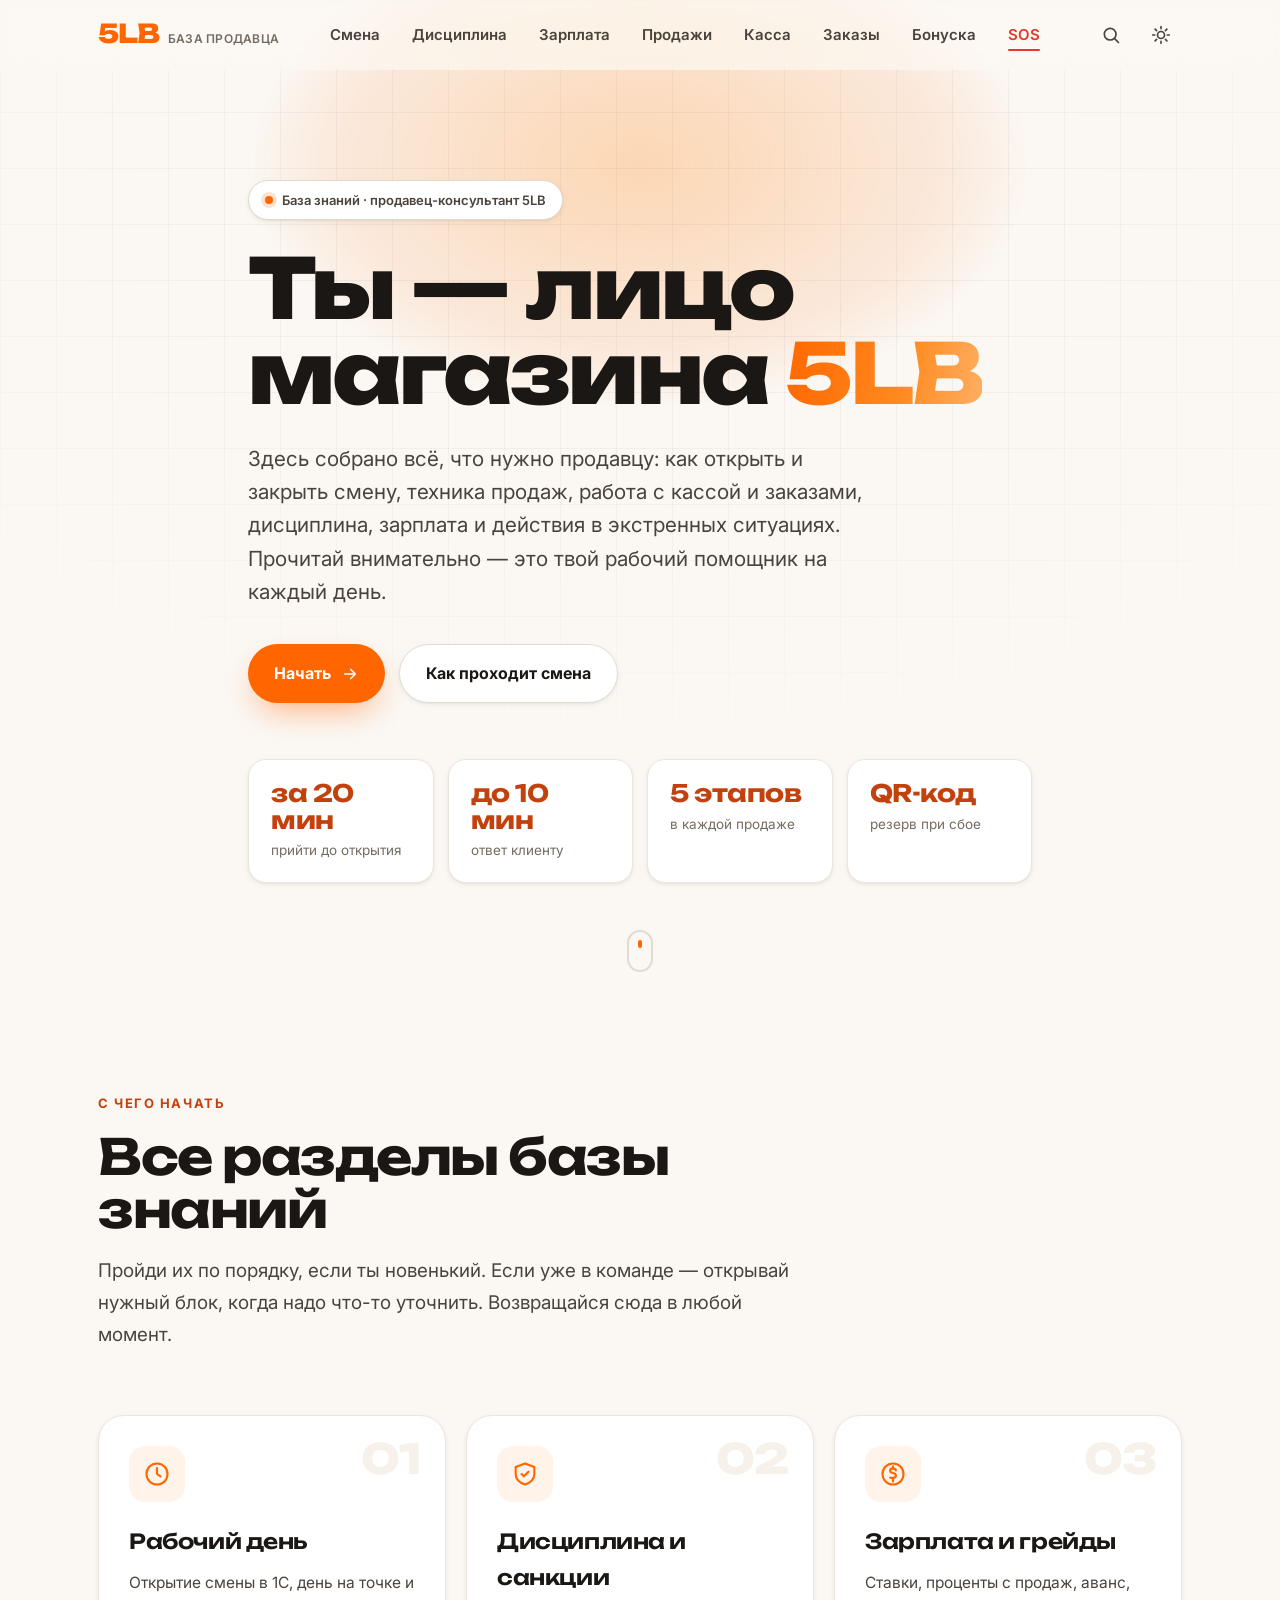
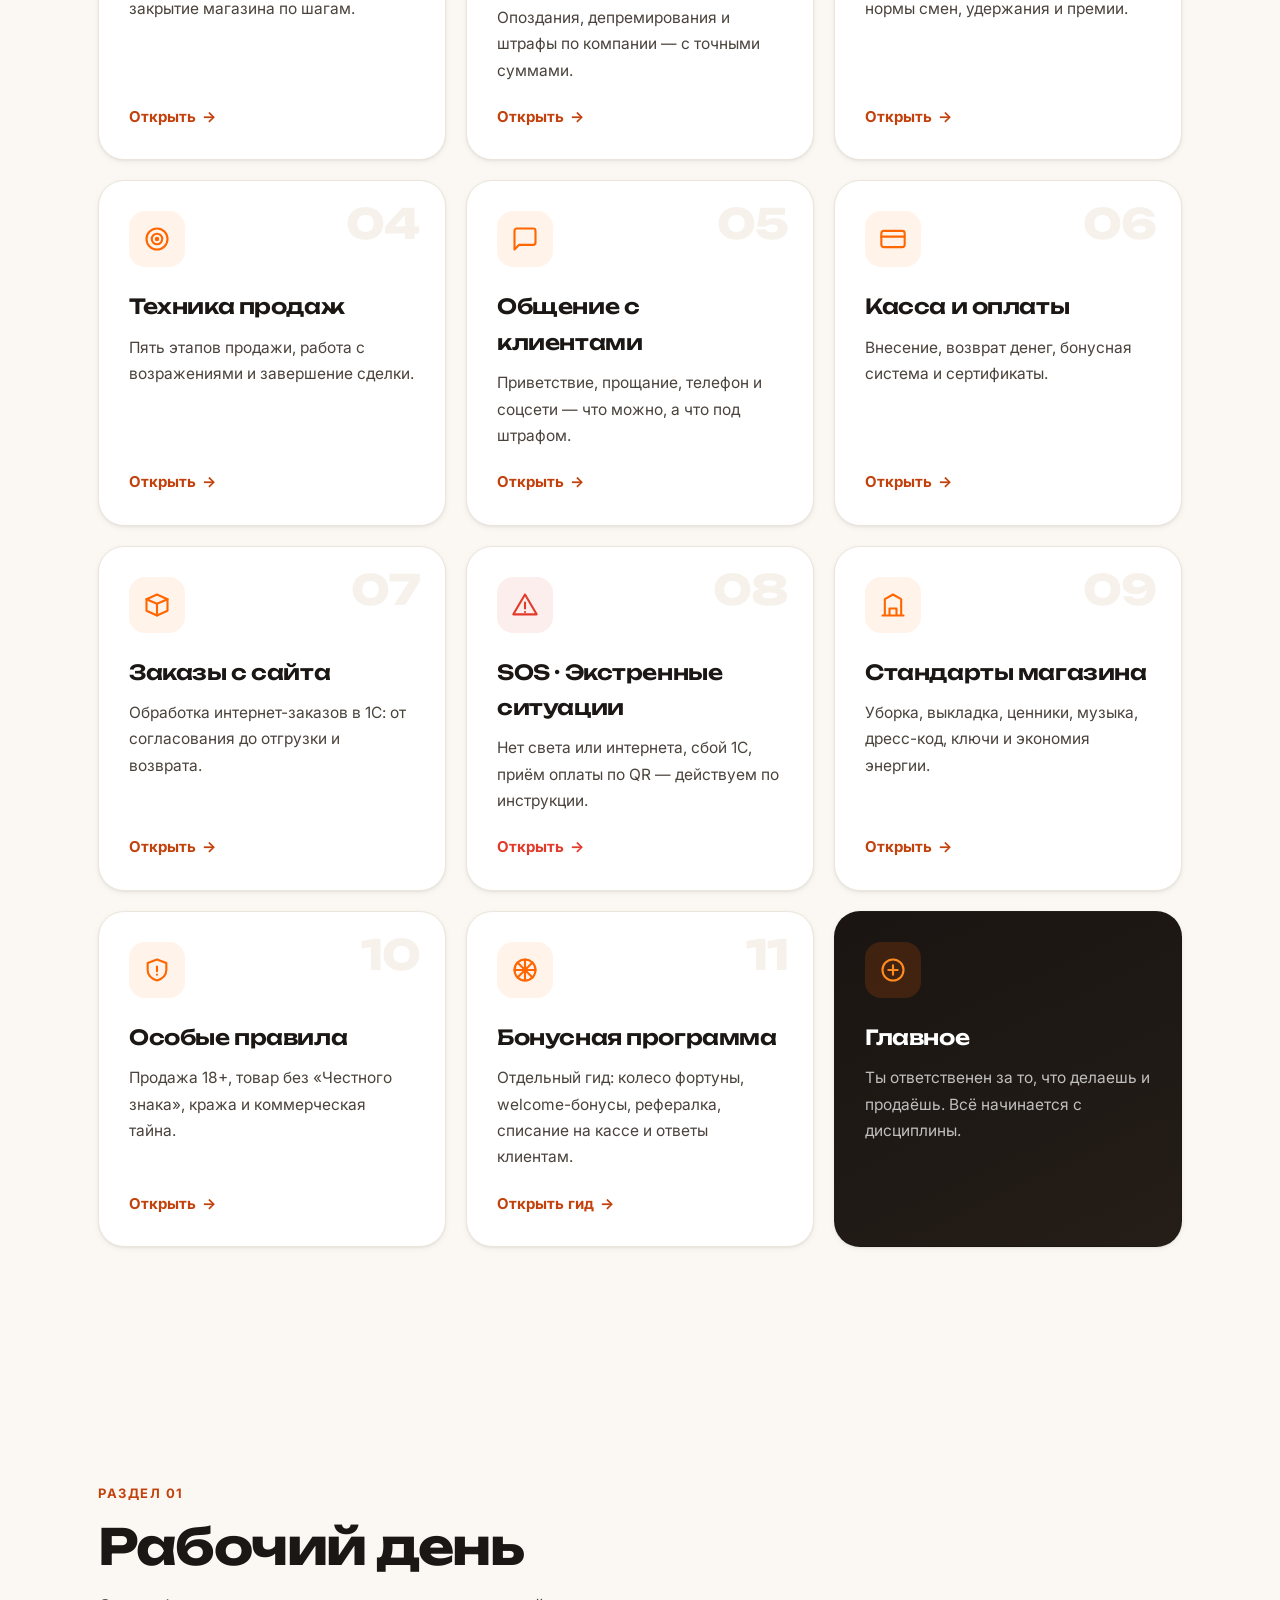
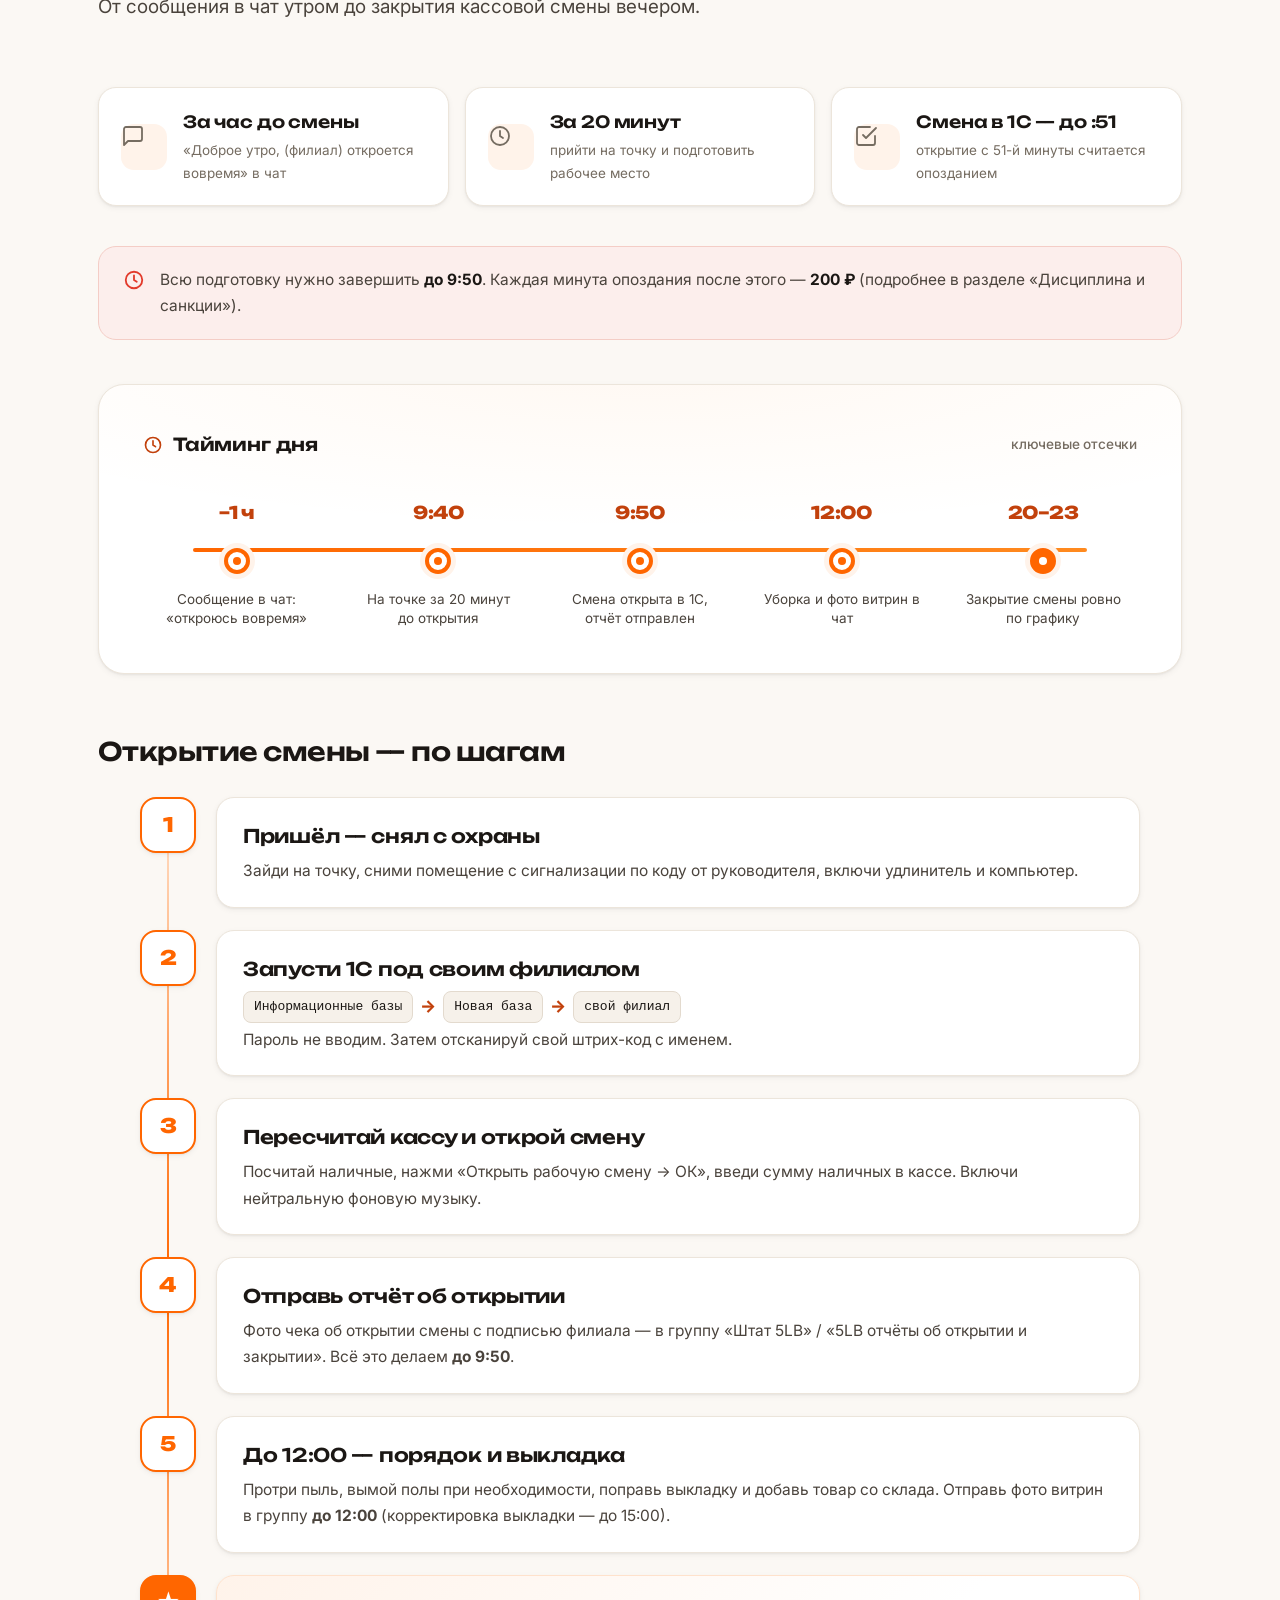
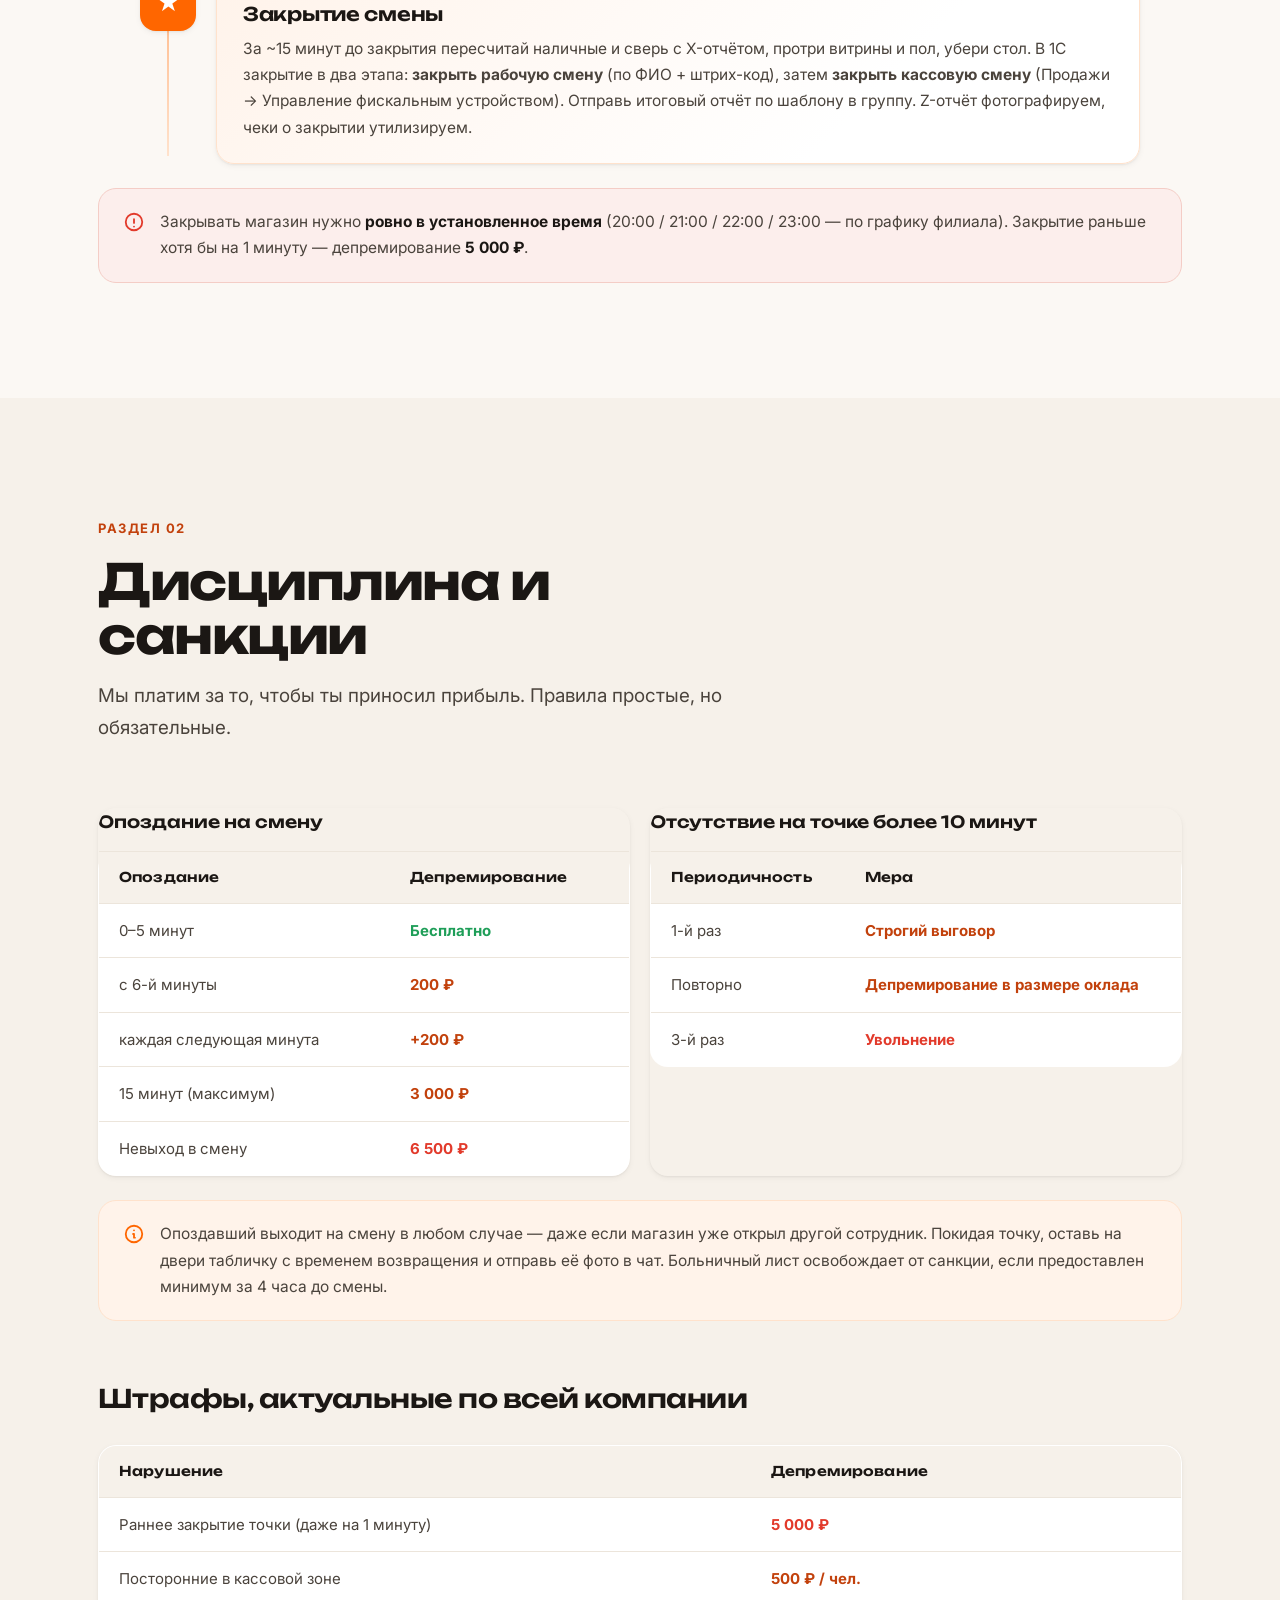
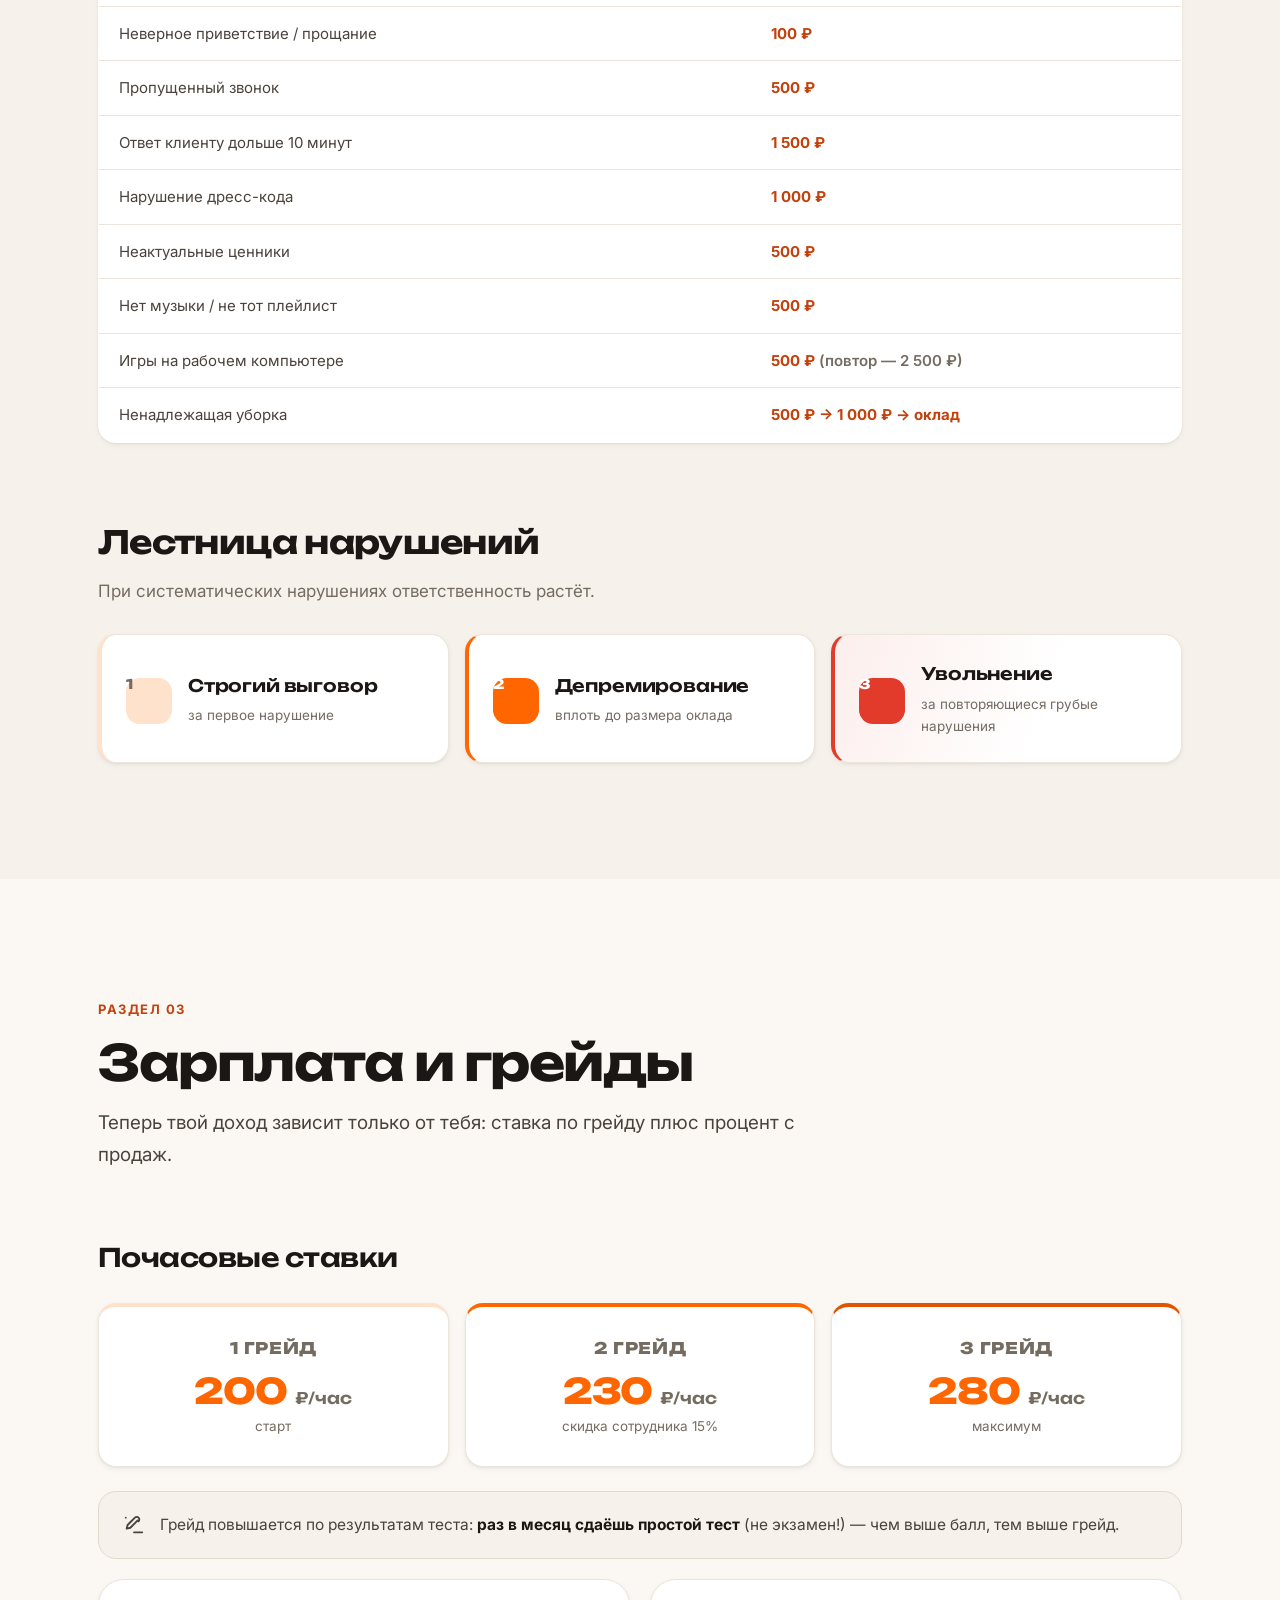
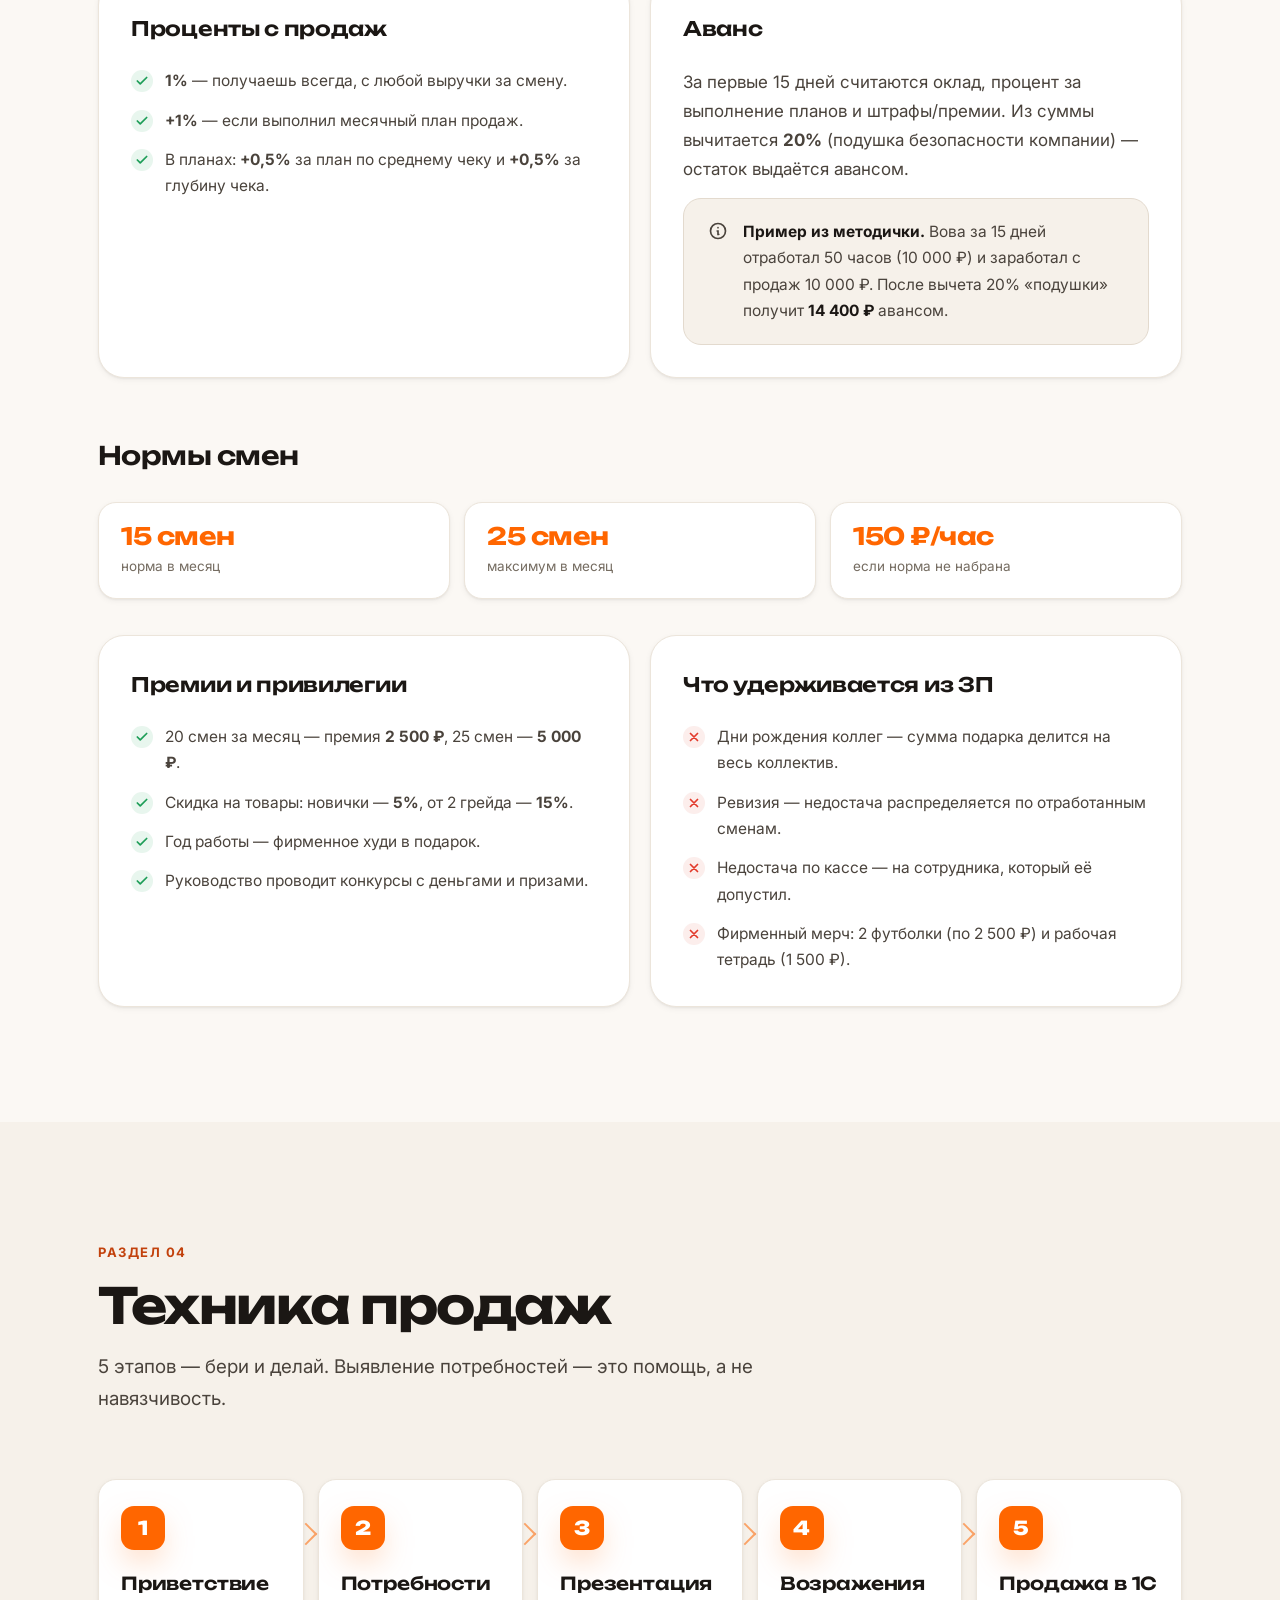
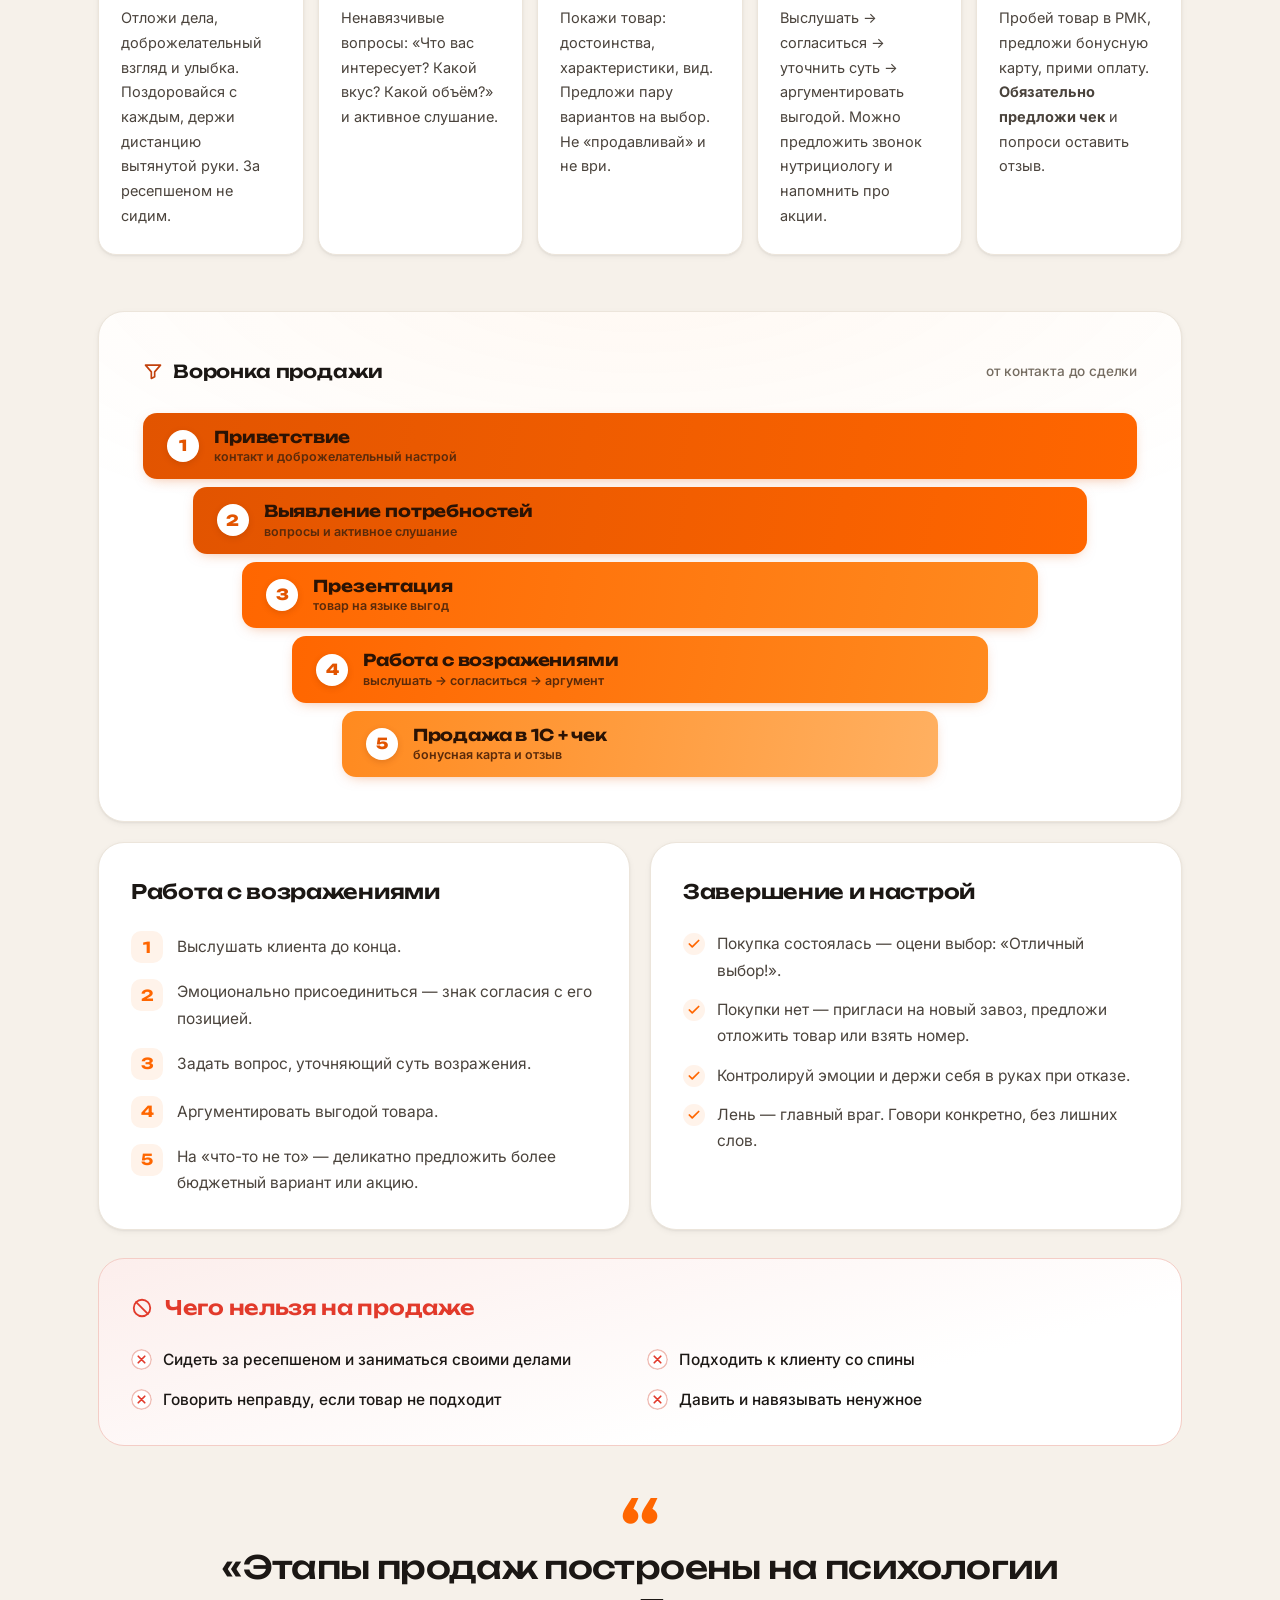
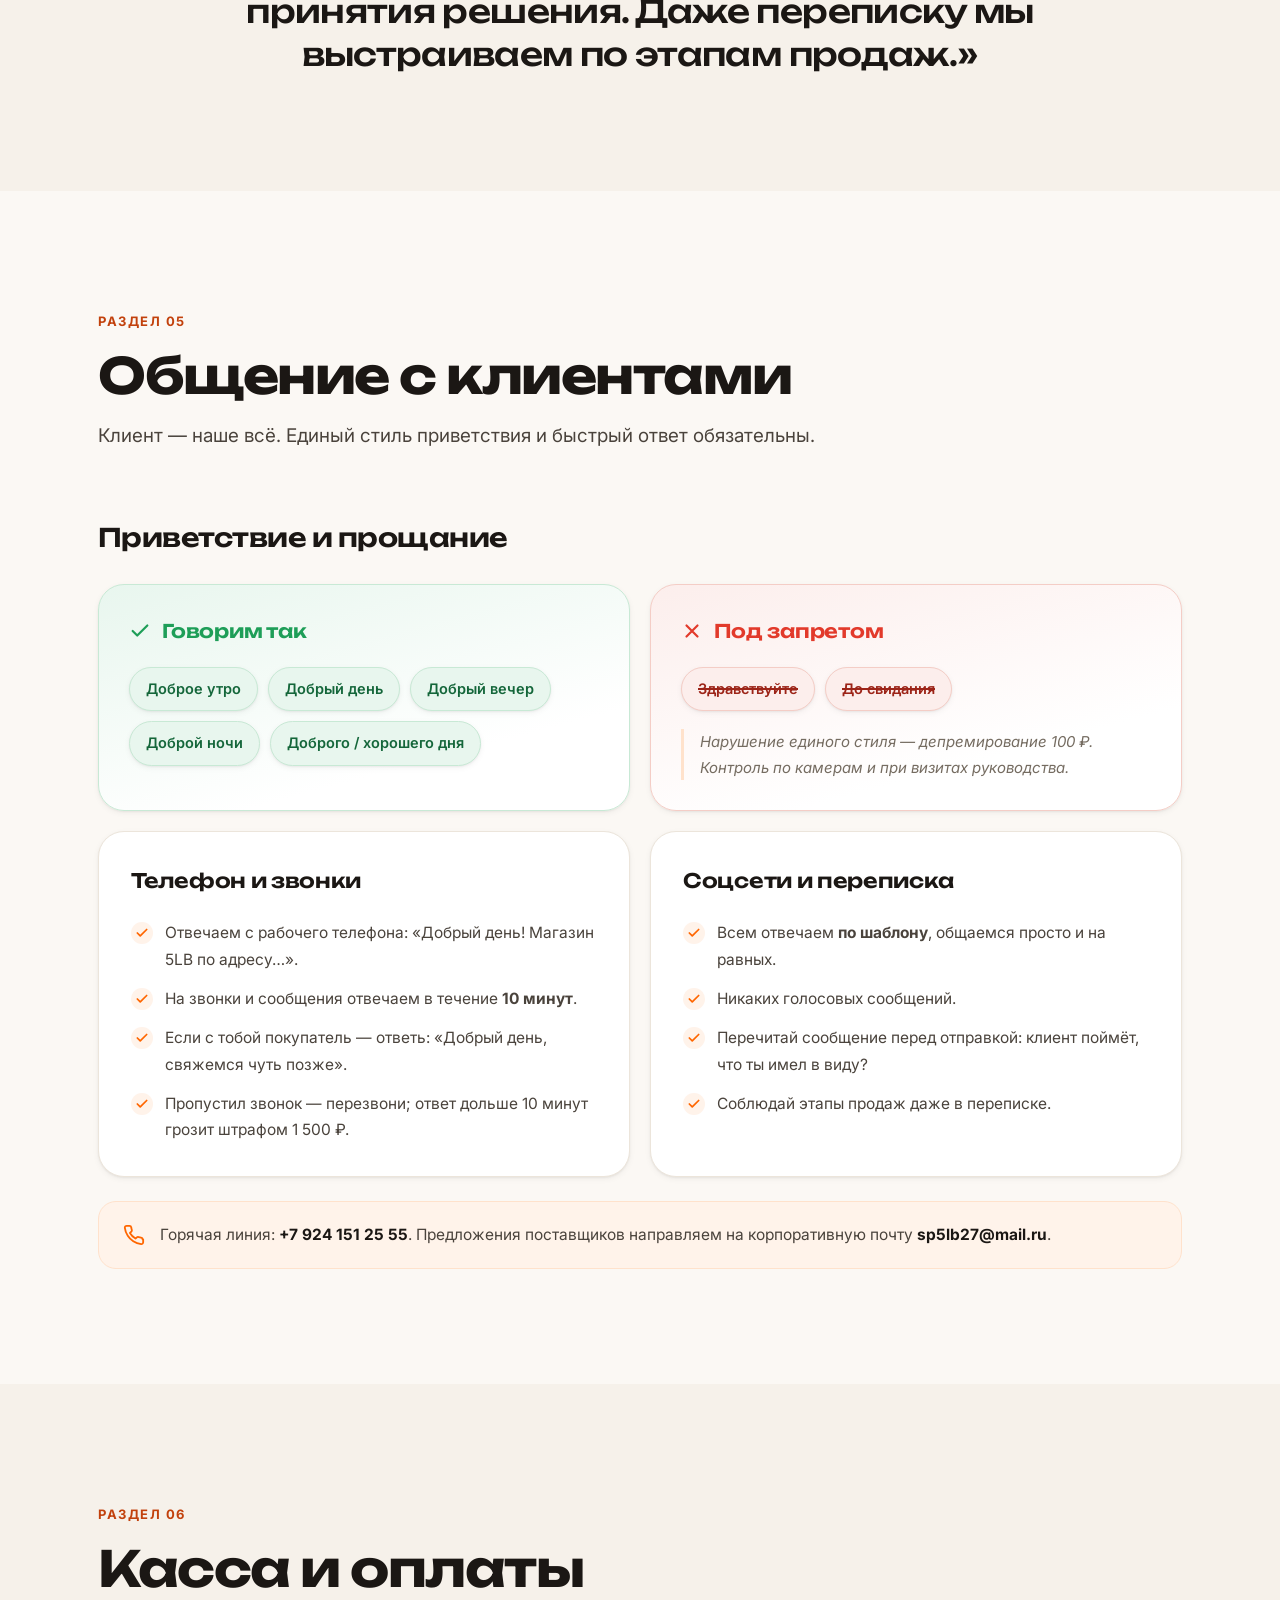
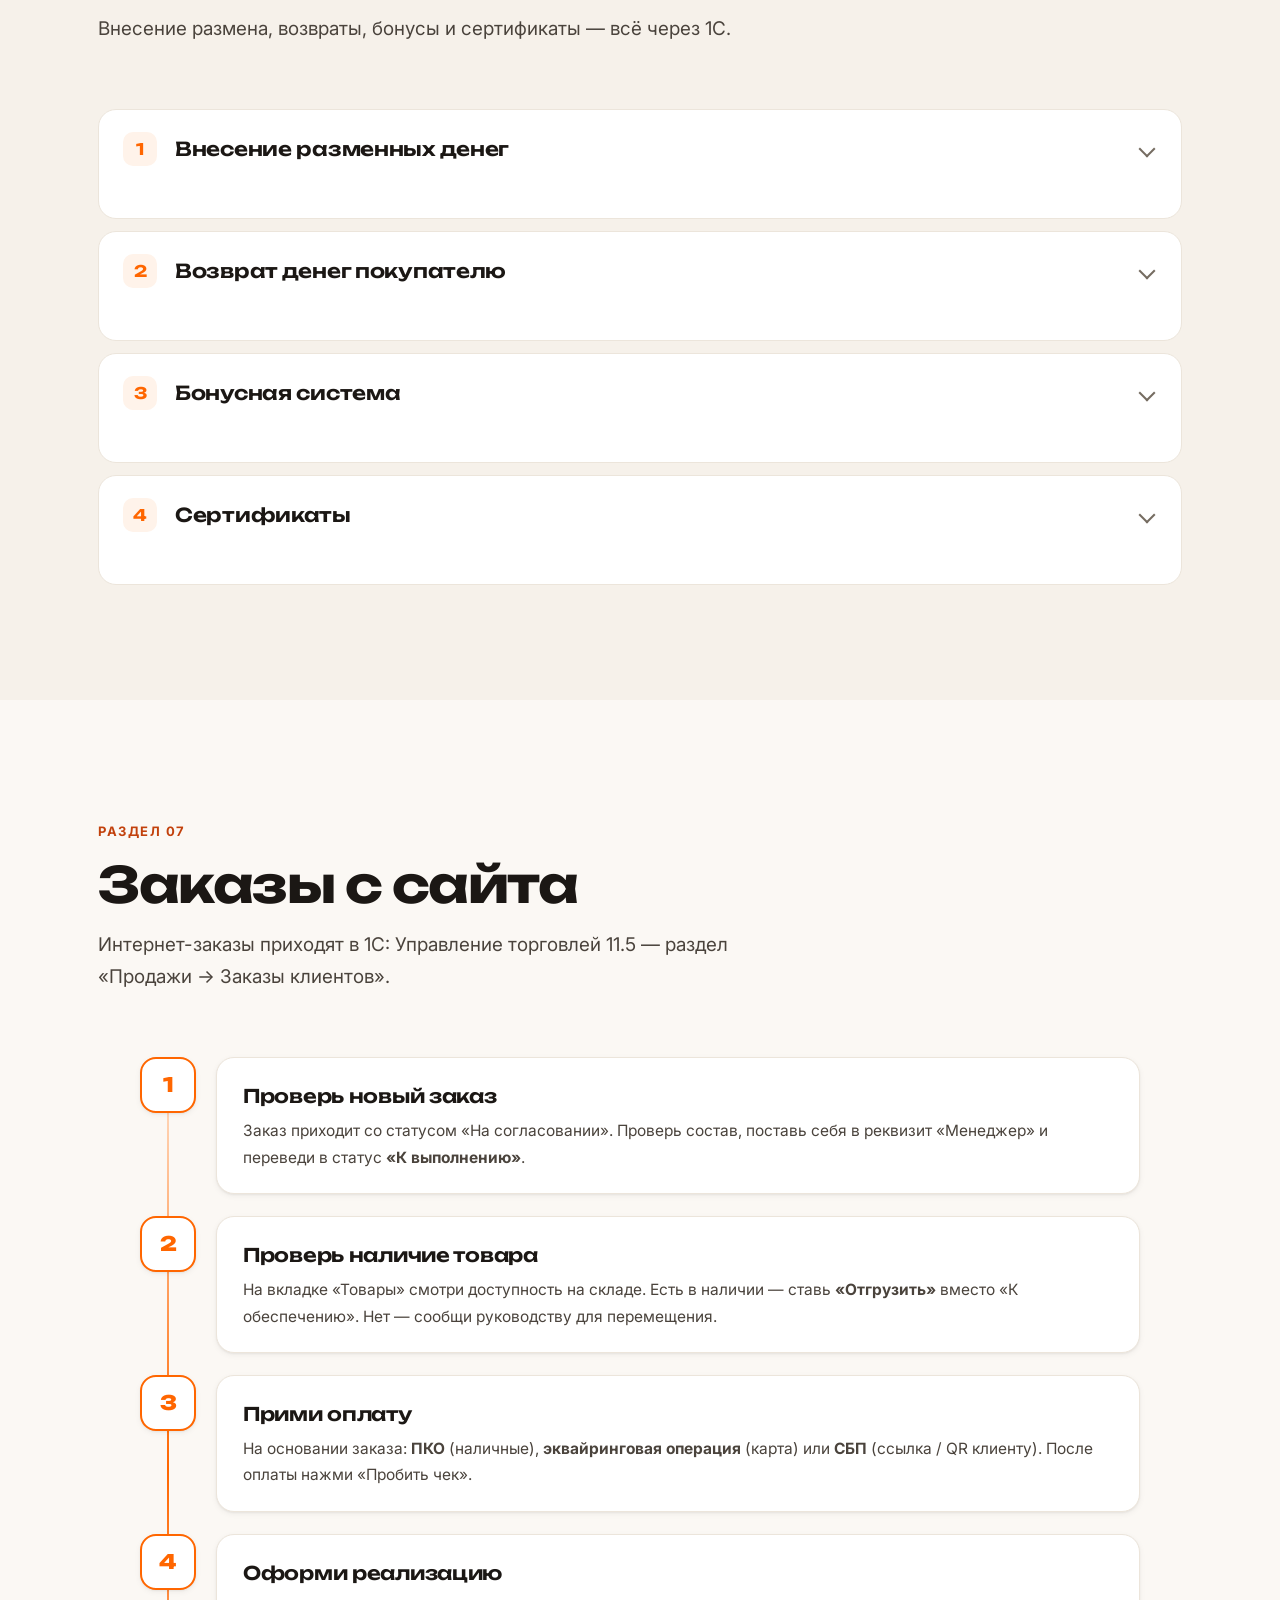
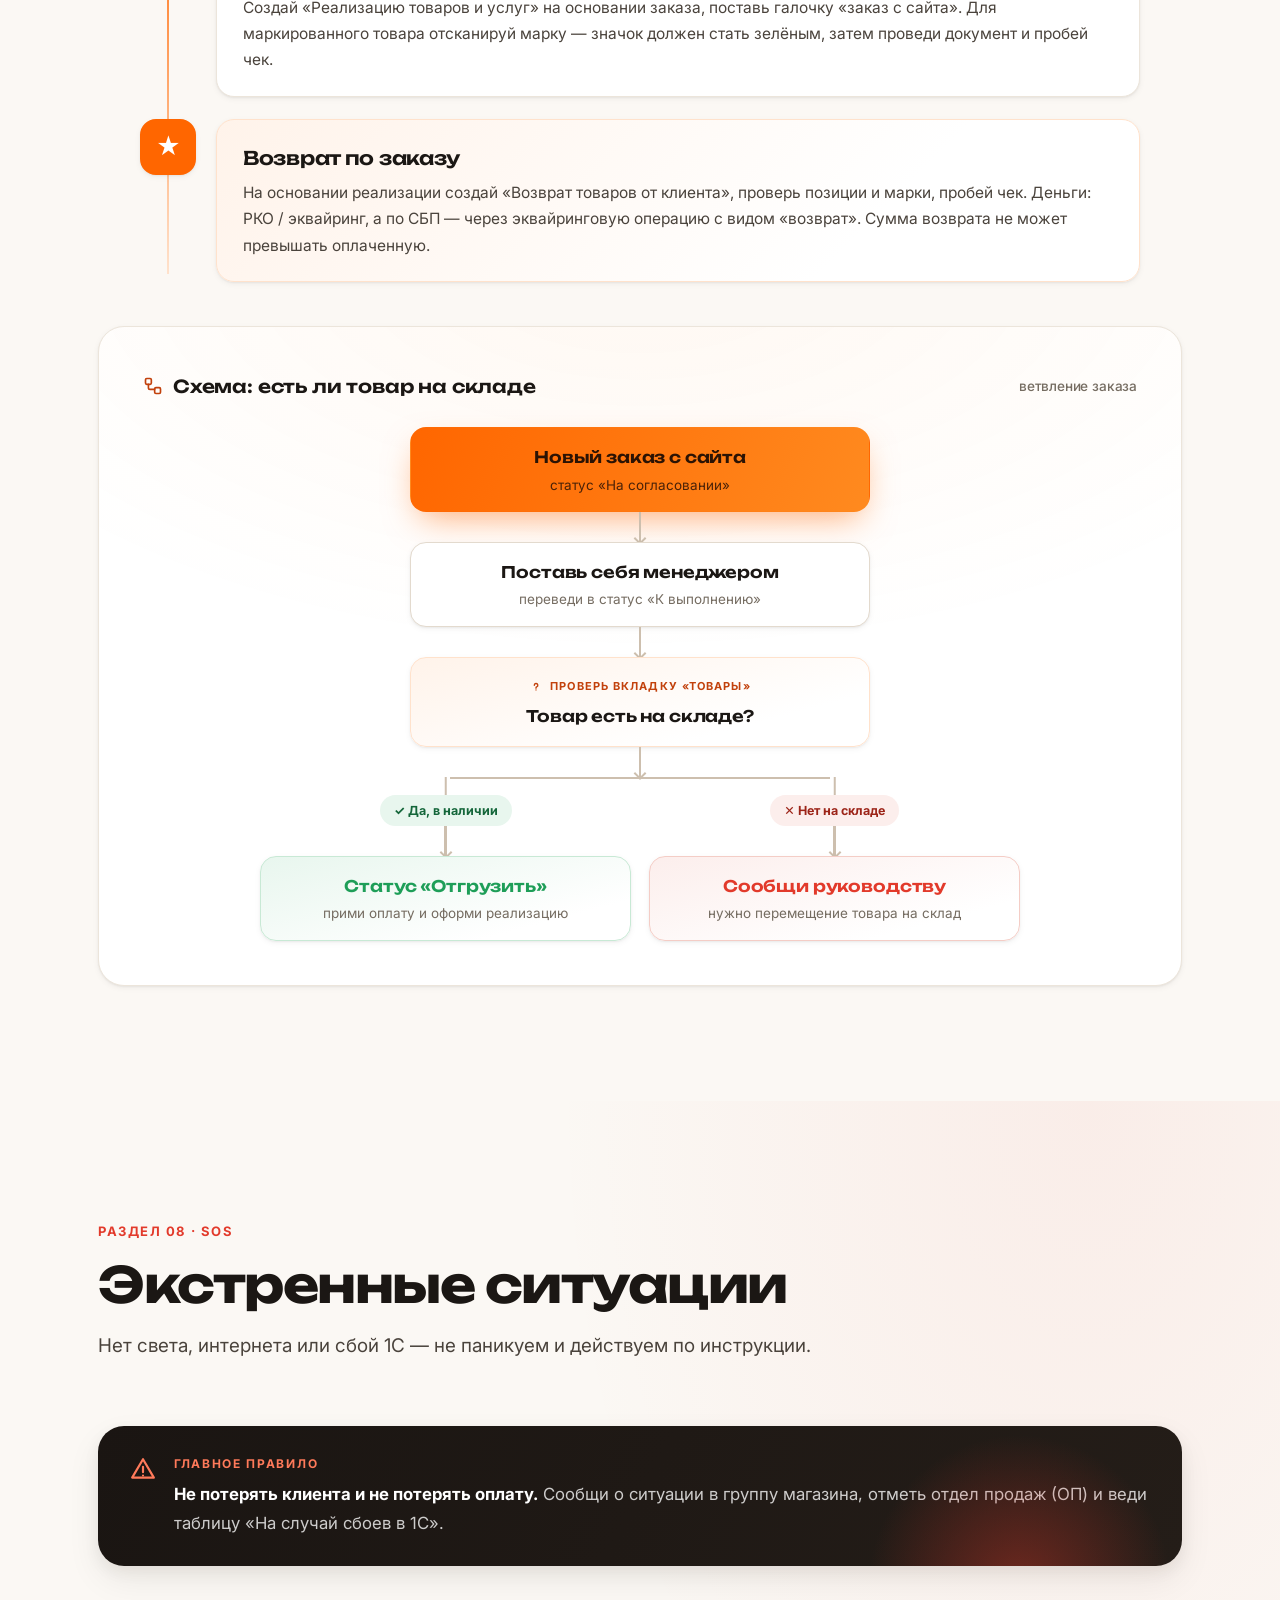
<file: index.html>
<!DOCTYPE html>
<html lang="ru">
<head>
  <meta charset="UTF-8" />
  <meta name="viewport" content="width=device-width, initial-scale=1.0" />
  <meta name="theme-color" content="#FF6600" />
  <meta name="robots" content="noindex, nofollow" />
  <meta name="googlebot" content="noindex, nofollow" />
  <title>5LB · База знаний продавца</title>
  <meta name="description" content="Гид для продавца-консультанта 5LB: рабочий день, дисциплина и санкции, зарплата и грейды, техника продаж, работа с кассой, заказы с сайта и действия в экстренных ситуациях — всё в одном месте." />

  <meta property="og:type" content="website" />
  <meta property="og:title" content="5LB · База знаний продавца" />
  <meta property="og:description" content="Всё, что нужно знать продавцу-консультанту 5LB — от открытия смены до техники продаж." />

  <link rel="icon" href="data:image/svg+xml,%3Csvg xmlns='http://www.w3.org/2000/svg' viewBox='0 0 100 100'%3E%3Crect width='100' height='100' rx='22' fill='%23FF6600'/%3E%3Ctext x='50' y='68' font-family='Arial,sans-serif' font-size='40' font-weight='800' fill='white' text-anchor='middle'%3E5LB%3C/text%3E%3C/svg%3E" />

  <link rel="preconnect" href="https://fonts.googleapis.com" />
  <link rel="preconnect" href="https://fonts.gstatic.com" crossorigin />
  <link href="https://fonts.googleapis.com/css2?family=Inter:wght@400;500;600;700&family=Unbounded:wght@500;600;700;800&display=swap" rel="stylesheet" />

  <link rel="manifest" href="manifest.webmanifest" />
  <link rel="apple-touch-icon" href="data:image/svg+xml,%3Csvg xmlns='http://www.w3.org/2000/svg' viewBox='0 0 100 100'%3E%3Crect width='100' height='100' rx='22' fill='%23FF6600'/%3E%3Ctext x='50' y='68' font-family='Arial,sans-serif' font-size='40' font-weight='800' fill='white' text-anchor='middle'%3E5LB%3C/text%3E%3C/svg%3E" />

  <!-- Apply saved theme before paint (no flash) -->
  <script>
    (function () {
      try {
        var t = localStorage.getItem("5lb-theme");
        if (!t) t = matchMedia("(prefers-color-scheme: dark)").matches ? "dark" : "light";
        if (t === "dark") document.documentElement.setAttribute("data-theme", "dark");
      } catch (e) {}
    })();
  </script>

  <link rel="stylesheet" href="assets/css/styles.css" />
</head>
<body>

  <div class="progress" aria-hidden="true"><span class="progress__bar" id="progressBar"></span></div>

  <!-- ============ HEADER ============ -->
  <header class="header" id="header">
    <div class="container header__inner">
      <a href="#top" class="brand" aria-label="5LB — на главную">
        <span class="brand__mark">5LB</span>
        <span class="brand__sub">база&nbsp;продавца</span>
      </a>

      <nav class="nav" id="primaryNav" aria-label="Основная навигация">
        <a href="#workday" class="nav__link">Смена</a>
        <a href="#discipline" class="nav__link">Дисциплина</a>
        <a href="#salary" class="nav__link">Зарплата</a>
        <a href="#sales" class="nav__link">Продажи</a>
        <a href="#payments" class="nav__link">Касса</a>
        <a href="#orders" class="nav__link">Заказы</a>
        <a href="bonus.html" class="nav__link">Бонуска</a>
        <a href="#emergency" class="nav__link nav__link--alert">SOS</a>
      </nav>

      <div class="header__actions">
        <button class="icon-btn" id="searchToggle" aria-label="Поиск по базе" aria-expanded="false">
          <svg viewBox="0 0 24 24" width="20" height="20" fill="none" stroke="currentColor" stroke-width="2" stroke-linecap="round"><circle cx="11" cy="11" r="7"/><path d="m21 21-4.3-4.3"/></svg>
        </button>
        <button class="icon-btn theme-btn" id="themeToggle" aria-label="Переключить тему" title="Светлая / тёмная тема">
          <svg class="sun" viewBox="0 0 24 24" width="20" height="20" fill="none" stroke="currentColor" stroke-width="2" stroke-linecap="round" stroke-linejoin="round"><circle cx="12" cy="12" r="4.2"/><path d="M12 2v2.5M12 19.5V22M4.9 4.9l1.8 1.8M17.3 17.3l1.8 1.8M2 12h2.5M19.5 12H22M4.9 19.1l1.8-1.8M17.3 6.7l1.8-1.8"/></svg>
          <svg class="moon" viewBox="0 0 24 24" width="20" height="20" fill="none" stroke="currentColor" stroke-width="2" stroke-linecap="round" stroke-linejoin="round"><path d="M21 12.8A9 9 0 1 1 11.2 3a7 7 0 0 0 9.8 9.8Z"/></svg>
        </button>
        <button class="burger" id="burger" aria-label="Меню" aria-expanded="false" aria-controls="primaryNav">
          <span></span><span></span><span></span>
        </button>
      </div>
    </div>

    <div class="search" id="searchPanel" hidden>
      <div class="container search__inner">
        <svg class="search__icon" viewBox="0 0 24 24" width="20" height="20" fill="none" stroke="currentColor" stroke-width="2" stroke-linecap="round"><circle cx="11" cy="11" r="7"/><path d="m21 21-4.3-4.3"/></svg>
        <input type="search" id="searchInput" class="search__input" placeholder="Поиск по базе: смена, штраф, возврат, грейд, QR…" autocomplete="off" />
        <span class="search__count" id="searchCount" aria-live="polite" role="status"></span>
        <div class="search__nav">
          <button class="search__step" id="searchPrev" aria-label="Предыдущее совпадение" title="Назад (Shift+Enter)">↑</button>
          <button class="search__step" id="searchNext" aria-label="Следующее совпадение" title="Вперёд (Enter)">↓</button>
        </div>
        <button class="search__close" id="searchClose" aria-label="Закрыть поиск">✕</button>
      </div>
    </div>
  </header>

  <main id="top">

    <!-- ============ HERO ============ -->
    <section class="hero" id="hero">
      <div class="hero__bg" aria-hidden="true">
        <span class="hero__glow"></span>
        <span class="hero__grid"></span>
      </div>
      <div class="container hero__inner">
        <span class="badge reveal">
          <span class="badge__dot"></span> База знаний · продавец-консультант 5LB
        </span>
        <h1 class="hero__title reveal">
          Ты&nbsp;— лицо<br>магазина <span class="grad">5LB</span>
        </h1>
        <p class="hero__lead reveal">
          Здесь собрано всё, что нужно продавцу: как открыть и закрыть смену, техника продаж,
          работа с кассой и заказами, дисциплина, зарплата и действия в экстренных ситуациях.
          Прочитай внимательно — это твой рабочий помощник на каждый день.
        </p>
        <div class="hero__cta reveal">
          <a href="#start" class="btn btn--primary">
            Начать
            <svg viewBox="0 0 24 24" width="18" height="18" fill="none" stroke="currentColor" stroke-width="2.2" stroke-linecap="round" stroke-linejoin="round"><path d="M5 12h14M13 6l6 6-6 6"/></svg>
          </a>
          <a href="#workday" class="btn btn--ghost">Как проходит смена</a>
        </div>

        <ul class="hero__stats reveal">
          <li class="stat">
            <span class="stat__num">за 20 мин</span>
            <span class="stat__label">прийти до открытия</span>
          </li>
          <li class="stat">
            <span class="stat__num">до 10 мин</span>
            <span class="stat__label">ответ клиенту</span>
          </li>
          <li class="stat">
            <span class="stat__num">5 этапов</span>
            <span class="stat__label">в каждой продаже</span>
          </li>
          <li class="stat">
            <span class="stat__num">QR-код</span>
            <span class="stat__label">резерв при сбое</span>
          </li>
        </ul>
      </div>
      <a href="#start" class="hero__scroll" aria-label="Листай вниз"><span></span></a>
    </section>

    <!-- ============ QUICK NAV ============ -->
    <section class="section section--start" id="start">
      <div class="container">
        <div class="section__head">
          <span class="eyebrow">С чего начать</span>
          <h2 class="section__title">Все разделы базы знаний</h2>
          <p class="section__desc">
            Пройди их по порядку, если ты новенький. Если уже в команде — открывай нужный блок,
            когда надо что-то уточнить. Возвращайся сюда в любой момент.
          </p>
        </div>

        <div class="cards">
          <a href="#workday" class="card reveal" data-step="01">
            <span class="card__no">01</span>
            <span class="card__icon"><svg viewBox="0 0 24 24" fill="none" stroke="currentColor" stroke-width="1.8" stroke-linecap="round" stroke-linejoin="round"><circle cx="12" cy="12" r="9"/><path d="M12 7v5l3 2"/></svg></span>
            <h3 class="card__title">Рабочий день</h3>
            <p class="card__text">Открытие смены в 1С, день на точке и закрытие магазина по шагам.</p>
            <span class="card__link">Открыть <i>→</i></span>
          </a>

          <a href="#discipline" class="card reveal" data-step="02">
            <span class="card__no">02</span>
            <span class="card__icon"><svg viewBox="0 0 24 24" fill="none" stroke="currentColor" stroke-width="1.8" stroke-linecap="round" stroke-linejoin="round"><path d="M12 3 4 6v6c0 5 3.5 7.5 8 9 4.5-1.5 8-4 8-9V6l-8-3Z"/><path d="m9 12 2 2 4-4"/></svg></span>
            <h3 class="card__title">Дисциплина и санкции</h3>
            <p class="card__text">Опоздания, депремирования и штрафы по компании — с точными суммами.</p>
            <span class="card__link">Открыть <i>→</i></span>
          </a>

          <a href="#salary" class="card reveal" data-step="03">
            <span class="card__no">03</span>
            <span class="card__icon"><svg viewBox="0 0 24 24" fill="none" stroke="currentColor" stroke-width="1.8" stroke-linecap="round" stroke-linejoin="round"><circle cx="12" cy="12" r="9"/><path d="M14.5 9a2.5 2.5 0 0 0-2.5-1.8c-1.4 0-2.5.9-2.5 2s1 1.7 2.5 2 2.5.9 2.5 2-1.1 2-2.5 2A2.5 2.5 0 0 1 9.5 15"/><path d="M12 5.5v2M12 16.5v2"/></svg></span>
            <h3 class="card__title">Зарплата и грейды</h3>
            <p class="card__text">Ставки, проценты с продаж, аванс, нормы смен, удержания и премии.</p>
            <span class="card__link">Открыть <i>→</i></span>
          </a>

          <a href="#sales" class="card reveal" data-step="04">
            <span class="card__no">04</span>
            <span class="card__icon"><svg viewBox="0 0 24 24" fill="none" stroke="currentColor" stroke-width="1.8" stroke-linecap="round" stroke-linejoin="round"><circle cx="12" cy="12" r="9"/><circle cx="12" cy="12" r="4.5"/><circle cx="12" cy="12" r="1"/></svg></span>
            <h3 class="card__title">Техника продаж</h3>
            <p class="card__text">Пять этапов продажи, работа с возражениями и завершение сделки.</p>
            <span class="card__link">Открыть <i>→</i></span>
          </a>

          <a href="#clients" class="card reveal" data-step="05">
            <span class="card__no">05</span>
            <span class="card__icon"><svg viewBox="0 0 24 24" fill="none" stroke="currentColor" stroke-width="1.8" stroke-linecap="round" stroke-linejoin="round"><path d="M21 15a2 2 0 0 1-2 2H7l-4 4V5a2 2 0 0 1 2-2h14a2 2 0 0 1 2 2Z"/></svg></span>
            <h3 class="card__title">Общение с клиентами</h3>
            <p class="card__text">Приветствие, прощание, телефон и соцсети — что можно, а что под штрафом.</p>
            <span class="card__link">Открыть <i>→</i></span>
          </a>

          <a href="#payments" class="card reveal" data-step="06">
            <span class="card__no">06</span>
            <span class="card__icon"><svg viewBox="0 0 24 24" fill="none" stroke="currentColor" stroke-width="1.8" stroke-linecap="round" stroke-linejoin="round"><rect x="2" y="5" width="20" height="14" rx="2"/><path d="M2 10h20"/></svg></span>
            <h3 class="card__title">Касса и оплаты</h3>
            <p class="card__text">Внесение, возврат денег, бонусная система и сертификаты.</p>
            <span class="card__link">Открыть <i>→</i></span>
          </a>

          <a href="#orders" class="card reveal" data-step="07">
            <span class="card__no">07</span>
            <span class="card__icon"><svg viewBox="0 0 24 24" fill="none" stroke="currentColor" stroke-width="1.8" stroke-linecap="round" stroke-linejoin="round"><path d="m3 7 9-4 9 4-9 4-9-4Z"/><path d="M3 7v10l9 4 9-4V7"/><path d="M12 11v10"/></svg></span>
            <h3 class="card__title">Заказы с сайта</h3>
            <p class="card__text">Обработка интернет-заказов в 1С: от согласования до отгрузки и возврата.</p>
            <span class="card__link">Открыть <i>→</i></span>
          </a>

          <a href="#emergency" class="card card--alert reveal" data-step="08">
            <span class="card__no">08</span>
            <span class="card__icon"><svg viewBox="0 0 24 24" fill="none" stroke="currentColor" stroke-width="1.8" stroke-linecap="round" stroke-linejoin="round"><path d="M12 3 2 20h20L12 3Z"/><path d="M12 10v5"/><path d="M12 18h.01"/></svg></span>
            <h3 class="card__title">SOS · Экстренные ситуации</h3>
            <p class="card__text">Нет света или интернета, сбой 1С, приём оплаты по QR — действуем по инструкции.</p>
            <span class="card__link">Открыть <i>→</i></span>
          </a>

          <a href="#standards" class="card reveal" data-step="09">
            <span class="card__no">09</span>
            <span class="card__icon"><svg viewBox="0 0 24 24" fill="none" stroke="currentColor" stroke-width="1.8" stroke-linecap="round" stroke-linejoin="round"><path d="M3 21h18M5 21V7l7-4 7 4v14M9 21v-6h6v6"/></svg></span>
            <h3 class="card__title">Стандарты магазина</h3>
            <p class="card__text">Уборка, выкладка, ценники, музыка, дресс-код, ключи и экономия энергии.</p>
            <span class="card__link">Открыть <i>→</i></span>
          </a>

          <a href="#special" class="card reveal" data-step="10">
            <span class="card__no">10</span>
            <span class="card__icon"><svg viewBox="0 0 24 24" fill="none" stroke="currentColor" stroke-width="1.8" stroke-linecap="round" stroke-linejoin="round"><path d="M12 3 4 6v6c0 5 3.5 7.5 8 9 4.5-1.5 8-4 8-9V6l-8-3Z"/><path d="M12 9v4M12 16h.01"/></svg></span>
            <h3 class="card__title">Особые правила</h3>
            <p class="card__text">Продажа 18+, товар без «Честного знака», кража и коммерческая тайна.</p>
            <span class="card__link">Открыть <i>→</i></span>
          </a>

          <a href="bonus.html" class="card reveal" data-step="11">
            <span class="card__no">11</span>
            <span class="card__icon"><svg viewBox="0 0 24 24" fill="none" stroke="currentColor" stroke-width="1.8" stroke-linecap="round" stroke-linejoin="round"><circle cx="12" cy="12" r="9"/><path d="M12 3v18M3 12h18M5.6 5.6l12.8 12.8M18.4 5.6 5.6 18.4"/></svg></span>
            <h3 class="card__title">Бонусная программа</h3>
            <p class="card__text">Отдельный гид: колесо фортуны, welcome-бонусы, рефералка, списание на кассе и ответы клиентам.</p>
            <span class="card__link">Открыть гид <i>→</i></span>
          </a>

          <div class="card card--cta reveal">
            <span class="card__icon card__icon--ghost"><svg viewBox="0 0 24 24" fill="none" stroke="currentColor" stroke-width="1.8" stroke-linecap="round" stroke-linejoin="round"><circle cx="12" cy="12" r="9"/><path d="M12 8v8M8 12h8"/></svg></span>
            <h3 class="card__title">Главное</h3>
            <p class="card__text">Ты ответственен за то, что делаешь и продаёшь. Всё начинается с дисциплины.</p>
          </div>
        </div>
      </div>
    </section>

    <!-- ============ WORKDAY ============ -->
    <section class="section" id="workday">
      <div class="container">
        <div class="section__head">
          <span class="eyebrow">Раздел 01</span>
          <h2 class="section__title">Рабочий день</h2>
          <p class="section__desc">От сообщения в чат утром до закрытия кассовой смены вечером.</p>
        </div>

        <div class="rule-highlights">
          <div class="rh reveal">
            <span class="rh__icon"><svg viewBox="0 0 24 24" fill="none" stroke="currentColor" stroke-width="1.8" stroke-linecap="round" stroke-linejoin="round"><path d="M21 15a2 2 0 0 1-2 2H7l-4 4V5a2 2 0 0 1 2-2h14a2 2 0 0 1 2 2Z"/></svg></span>
            <div><b>За час до смены</b><span>«Доброе утро, (филиал) откроется вовремя» в чат</span></div>
          </div>
          <div class="rh reveal">
            <span class="rh__icon"><svg viewBox="0 0 24 24" fill="none" stroke="currentColor" stroke-width="1.8" stroke-linecap="round"><circle cx="12" cy="12" r="9"/><path d="M12 7v5l3 2"/></svg></span>
            <div><b>За 20 минут</b><span>прийти на точку и подготовить рабочее место</span></div>
          </div>
          <div class="rh reveal">
            <span class="rh__icon"><svg viewBox="0 0 24 24" fill="none" stroke="currentColor" stroke-width="1.8" stroke-linecap="round" stroke-linejoin="round"><path d="m9 11 3 3L22 4"/><path d="M21 12v7a2 2 0 0 1-2 2H5a2 2 0 0 1-2-2V5a2 2 0 0 1 2-2h11"/></svg></span>
            <div><b>Смена в 1С — до :51</b><span>открытие с 51-й минуты считается опозданием</span></div>
          </div>
        </div>

        <div class="callout callout--danger reveal">
          <svg viewBox="0 0 24 24" width="22" height="22" fill="none" stroke="currentColor" stroke-width="2" stroke-linecap="round" stroke-linejoin="round"><circle cx="12" cy="12" r="9"/><path d="M12 7v5l3 2"/></svg>
          <p>Всю подготовку нужно завершить <b>до 9:50</b>. Каждая минута опоздания после этого — <b>200 ₽</b> (подробнее в разделе «Дисциплина и санкции»).</p>
        </div>

        <div class="scheme reveal" role="img" aria-label="Тайминг дня: за час до смены — сообщение в чат; 9:40 — на точке за 20 минут до открытия; 9:50 — смена открыта в 1С и отчёт отправлен; 12:00 — уборка и фото витрин; 20:00–23:00 — закрытие смены ровно по графику.">
          <div class="scheme__cap" aria-hidden="true">
            <svg viewBox="0 0 24 24" fill="none" stroke="currentColor" stroke-width="2" stroke-linecap="round" stroke-linejoin="round"><circle cx="12" cy="12" r="9"/><path d="M12 7v5l3 2"/></svg>
            Тайминг дня
            <span>ключевые отсечки</span>
          </div>
          <div class="ruler" aria-hidden="true">
            <div class="ruler__stop"><span class="ruler__time">−1 ч</span><span class="ruler__dot"></span><span class="ruler__label">Сообщение в чат: «откроюсь вовремя»</span></div>
            <div class="ruler__stop"><span class="ruler__time">9:40</span><span class="ruler__dot"></span><span class="ruler__label">На точке за 20 минут до открытия</span></div>
            <div class="ruler__stop"><span class="ruler__time">9:50</span><span class="ruler__dot"></span><span class="ruler__label">Смена открыта в 1С, отчёт отправлен</span></div>
            <div class="ruler__stop"><span class="ruler__time">12:00</span><span class="ruler__dot"></span><span class="ruler__label">Уборка и фото витрин в чат</span></div>
            <div class="ruler__stop ruler__stop--end"><span class="ruler__time">20–23</span><span class="ruler__dot"></span><span class="ruler__label">Закрытие смены ровно по графику</span></div>
          </div>
        </div>

        <h3 class="sub-title">Открытие смены — по шагам</h3>
        <ol class="timeline">
          <li class="tl reveal"><span class="tl__dot">1</span><div class="tl__card">
            <h4>Пришёл — снял с охраны</h4>
            <p>Зайди на точку, сними помещение с сигнализации по коду от руководителя, включи удлинитель и компьютер.</p>
          </div></li>
          <li class="tl reveal"><span class="tl__dot">2</span><div class="tl__card">
            <h4>Запусти 1С под своим филиалом</h4>
            <div class="path"><code>Информационные базы</code><i>→</i><code>Новая база</code><i>→</i><code>свой филиал</code></div>
            <p>Пароль не вводим. Затем отсканируй свой штрих-код с именем.</p>
          </div></li>
          <li class="tl reveal"><span class="tl__dot">3</span><div class="tl__card">
            <h4>Пересчитай кассу и открой смену</h4>
            <p>Посчитай наличные, нажми «Открыть рабочую смену → ОК», введи сумму наличных в кассе. Включи нейтральную фоновую музыку.</p>
          </div></li>
          <li class="tl reveal"><span class="tl__dot">4</span><div class="tl__card">
            <h4>Отправь отчёт об открытии</h4>
            <p>Фото чека об открытии смены с подписью филиала — в группу «Штат 5LB» / «5LB отчёты об открытии и закрытии». Всё это делаем <b>до 9:50</b>.</p>
          </div></li>
          <li class="tl reveal"><span class="tl__dot">5</span><div class="tl__card">
            <h4>До 12:00 — порядок и выкладка</h4>
            <p>Протри пыль, вымой полы при необходимости, поправь выкладку и добавь товар со склада. Отправь фото витрин в группу <b>до 12:00</b> (корректировка выкладки — до 15:00).</p>
          </div></li>
          <li class="tl tl--final reveal"><span class="tl__dot">★</span><div class="tl__card">
            <h4>Закрытие смены</h4>
            <p>За ~15 минут до закрытия пересчитай наличные и сверь с X-отчётом, протри витрины и пол, убери стол. В 1С закрытие в два этапа: <b>закрыть рабочую смену</b> (по ФИО + штрих-код), затем <b>закрыть кассовую смену</b> (Продажи → Управление фискальным устройством). Отправь итоговый отчёт по шаблону в группу. Z-отчёт фотографируем, чеки о закрытии утилизируем.</p>
          </div></li>
        </ol>

        <div class="callout callout--danger reveal">
          <svg viewBox="0 0 24 24" width="22" height="22" fill="none" stroke="currentColor" stroke-width="2" stroke-linecap="round" stroke-linejoin="round"><path d="M12 9v4M12 17h.01"/><circle cx="12" cy="12" r="9"/></svg>
          <p>Закрывать магазин нужно <b>ровно в установленное время</b> (20:00 / 21:00 / 22:00 / 23:00 — по графику филиала). Закрытие раньше хотя бы на 1 минуту — депремирование <b>5 000 ₽</b>.</p>
        </div>
      </div>
    </section>

    <!-- ============ DISCIPLINE ============ -->
    <section class="section section--tint" id="discipline">
      <div class="container">
        <div class="section__head">
          <span class="eyebrow">Раздел 02</span>
          <h2 class="section__title">Дисциплина и санкции</h2>
          <p class="section__desc">Мы платим за то, чтобы ты приносил прибыль. Правила простые, но обязательные.</p>
        </div>

        <div class="duo">
          <div class="ftable-wrap reveal">
            <table class="ftable">
              <caption>Опоздание на смену</caption>
              <thead><tr><th>Опоздание</th><th>Депремирование</th></tr></thead>
              <tbody>
                <tr><td>0–5 минут</td><td class="amount amount--free">Бесплатно</td></tr>
                <tr><td>с 6-й минуты</td><td class="amount">200 ₽</td></tr>
                <tr><td>каждая следующая минута</td><td class="amount">+200 ₽</td></tr>
                <tr><td>15 минут (максимум)</td><td class="amount">3 000 ₽</td></tr>
                <tr class="is-max"><td>Невыход в смену</td><td class="amount">6 500 ₽</td></tr>
              </tbody>
            </table>
          </div>

          <div class="ftable-wrap reveal">
            <table class="ftable">
              <caption>Отсутствие на точке более 10 минут</caption>
              <thead><tr><th>Периодичность</th><th>Мера</th></tr></thead>
              <tbody>
                <tr><td>1-й раз</td><td class="amount">Строгий выговор</td></tr>
                <tr><td>Повторно</td><td class="amount">Депремирование в размере оклада</td></tr>
                <tr class="is-max"><td>3-й раз</td><td class="amount">Увольнение</td></tr>
              </tbody>
            </table>
          </div>
        </div>

        <div class="callout reveal">
          <svg viewBox="0 0 24 24" width="22" height="22" fill="none" stroke="currentColor" stroke-width="2" stroke-linecap="round" stroke-linejoin="round"><circle cx="12" cy="12" r="9"/><path d="M12 8h.01M11 12h1v4h1"/></svg>
          <p>Опоздавший выходит на смену в любом случае — даже если магазин уже открыл другой сотрудник. Покидая точку, оставь на двери табличку с временем возвращения и отправь её фото в чат. Больничный лист освобождает от санкции, если предоставлен минимум за 4 часа до смены.</p>
        </div>

        <h3 class="sub-title">Штрафы, актуальные по всей компании</h3>
        <div class="ftable-wrap reveal">
          <table class="ftable">
            <thead><tr><th>Нарушение</th><th>Депремирование</th></tr></thead>
            <tbody>
              <tr><td>Раннее закрытие точки (даже на 1 минуту)</td><td class="amount amount--red">5 000 ₽</td></tr>
              <tr><td>Посторонние в кассовой зоне</td><td class="amount">500 ₽ / чел.</td></tr>
              <tr><td>Неверное приветствие / прощание</td><td class="amount">100 ₽</td></tr>
              <tr><td>Пропущенный звонок</td><td class="amount">500 ₽</td></tr>
              <tr><td>Ответ клиенту дольше 10 минут</td><td class="amount">1 500 ₽</td></tr>
              <tr><td>Нарушение дресс-кода</td><td class="amount">1 000 ₽</td></tr>
              <tr><td>Неактуальные ценники</td><td class="amount">500 ₽</td></tr>
              <tr><td>Нет музыки / не тот плейлист</td><td class="amount">500 ₽</td></tr>
              <tr><td>Игры на рабочем компьютере</td><td class="amount">500 ₽ <span style="color:var(--muted);font-weight:600">(повтор — 2 500 ₽)</span></td></tr>
              <tr><td>Ненадлежащая уборка</td><td class="amount">500 ₽ → 1 000 ₽ → оклад</td></tr>
            </tbody>
          </table>
        </div>

        <div class="sanctions">
          <h3 class="sanctions__title">Лестница нарушений</h3>
          <p class="sanctions__desc">При систематических нарушениях ответственность растёт.</p>
          <ol class="ladder">
            <li class="ladder__step reveal" data-lvl="1"><span class="ladder__lvl">1</span><div><b>Строгий выговор</b><span>за первое нарушение</span></div></li>
            <li class="ladder__step reveal" data-lvl="3"><span class="ladder__lvl">2</span><div><b>Депремирование</b><span>вплоть до размера оклада</span></div></li>
            <li class="ladder__step ladder__step--max reveal" data-lvl="4"><span class="ladder__lvl">3</span><div><b>Увольнение</b><span>за повторяющиеся грубые нарушения</span></div></li>
          </ol>
        </div>
      </div>
    </section>

    <!-- ============ SALARY ============ -->
    <section class="section" id="salary">
      <div class="container">
        <div class="section__head">
          <span class="eyebrow">Раздел 03</span>
          <h2 class="section__title">Зарплата и грейды</h2>
          <p class="section__desc">Теперь твой доход зависит только от тебя: ставка по грейду плюс процент с продаж.</p>
        </div>

        <h3 class="sub-title">Почасовые ставки</h3>
        <div class="grades">
          <div class="grade reveal"><span class="grade__n">1 грейд</span><span class="grade__rate">200<span> ₽/час</span></span><span class="grade__label">старт</span></div>
          <div class="grade reveal"><span class="grade__n">2 грейд</span><span class="grade__rate">230<span> ₽/час</span></span><span class="grade__label">скидка сотрудника 15%</span></div>
          <div class="grade reveal"><span class="grade__n">3 грейд</span><span class="grade__rate">280<span> ₽/час</span></span><span class="grade__label">максимум</span></div>
        </div>
        <div class="callout callout--info reveal">
          <svg viewBox="0 0 24 24" width="22" height="22" fill="none" stroke="currentColor" stroke-width="2" stroke-linecap="round" stroke-linejoin="round"><path d="M12 20h9M3 4h.01"/><path d="M16 7 8 15l-4 1 1-4 8-8a2.8 2.8 0 0 1 4 4Z"/></svg>
          <p>Грейд повышается по результатам теста: <b>раз в месяц сдаёшь простой тест</b> (не экзамен!) — чем выше балл, тем выше грейд.</p>
        </div>

        <div class="duo">
          <div class="panel reveal">
            <h3 class="panel__title">Проценты с продаж</h3>
            <ul class="ticks ticks--good">
              <li><b>1%</b> — получаешь всегда, с любой выручки за смену.</li>
              <li><b>+1%</b> — если выполнил месячный план продаж.</li>
              <li>В планах: <b>+0,5%</b> за план по среднему чеку и <b>+0,5%</b> за глубину чека.</li>
            </ul>
          </div>
          <div class="panel reveal">
            <h3 class="panel__title">Аванс</h3>
            <p style="margin-bottom:14px">За первые 15 дней считаются оклад, процент за выполнение планов и штрафы/премии. Из суммы вычитается <b>20%</b> (подушка безопасности компании) — остаток выдаётся авансом.</p>
            <div class="callout callout--info" style="margin-top:0">
              <svg viewBox="0 0 24 24" width="20" height="20" fill="none" stroke="currentColor" stroke-width="2" stroke-linecap="round"><circle cx="12" cy="12" r="9"/><path d="M12 8h.01M11 12h1v4h1"/></svg>
              <p><b>Пример из методички.</b> Вова за 15 дней отработал 50 часов (10 000 ₽) и заработал с продаж 10 000 ₽. После вычета 20% «подушки» получит <b>14 400 ₽</b> авансом.</p>
            </div>
          </div>
        </div>

        <h3 class="sub-title">Нормы смен</h3>
        <div class="kpis reveal">
          <div class="kpi"><b>15 смен</b><span>норма в месяц</span></div>
          <div class="kpi"><b>25 смен</b><span>максимум в месяц</span></div>
          <div class="kpi"><b>150 ₽/час</b><span>если норма не набрана</span></div>
        </div>

        <div class="duo">
          <div class="panel reveal">
            <h3 class="panel__title">Премии и привилегии</h3>
            <ul class="ticks ticks--good">
              <li>20 смен за месяц — премия <b>2 500 ₽</b>, 25 смен — <b>5 000 ₽</b>.</li>
              <li>Скидка на товары: новички — <b>5%</b>, от 2 грейда — <b>15%</b>.</li>
              <li>Год работы — фирменное худи в подарок.</li>
              <li>Руководство проводит конкурсы с деньгами и призами.</li>
            </ul>
          </div>
          <div class="panel reveal">
            <h3 class="panel__title">Что удерживается из ЗП</h3>
            <ul class="ticks ticks--danger">
              <li>Дни рождения коллег — сумма подарка делится на весь коллектив.</li>
              <li>Ревизия — недостача распределяется по отработанным сменам.</li>
              <li>Недостача по кассе — на сотрудника, который её допустил.</li>
              <li>Фирменный мерч: 2 футболки (по 2 500 ₽) и рабочая тетрадь (1 500 ₽).</li>
            </ul>
          </div>
        </div>
      </div>
    </section>

    <!-- ============ SALES ============ -->
    <section class="section section--tint" id="sales">
      <div class="container">
        <div class="section__head">
          <span class="eyebrow">Раздел 04</span>
          <h2 class="section__title">Техника продаж</h2>
          <p class="section__desc">5 этапов — бери и делай. Выявление потребностей — это помощь, а не навязчивость.</p>
        </div>

        <div class="stepper">
          <div class="step reveal"><span class="step__no">1</span><h4 class="step__title">Приветствие</h4><p>Отложи дела, доброжелательный взгляд и улыбка. Поздоровайся с каждым, держи дистанцию вытянутой руки. За ресепшеном не сидим.</p></div>
          <div class="step reveal"><span class="step__no">2</span><h4 class="step__title">Потребности</h4><p>Ненавязчивые вопросы: «Что вас интересует? Какой вкус? Какой объём?» и активное слушание.</p></div>
          <div class="step reveal"><span class="step__no">3</span><h4 class="step__title">Презентация</h4><p>Покажи товар: достоинства, характеристики, вид. Предложи пару вариантов на выбор. Не «продавливай» и не ври.</p></div>
          <div class="step reveal"><span class="step__no">4</span><h4 class="step__title">Возражения</h4><p>Выслушать → согласиться → уточнить суть → аргументировать выгодой. Можно предложить звонок нутрициологу и напомнить про акции.</p></div>
          <div class="step reveal"><span class="step__no">5</span><h4 class="step__title">Продажа в 1С</h4><p>Пробей товар в РМК, предложи бонусную карту, прими оплату. <b>Обязательно предложи чек</b> и попроси оставить отзыв.</p></div>
        </div>

        <div class="scheme reveal" role="img" aria-label="Воронка продажи из пяти этапов: 1 — приветствие; 2 — выявление потребностей; 3 — презентация товара на языке выгод; 4 — работа с возражениями; 5 — продажа в 1С, чек, бонусная карта и отзыв.">
          <div class="scheme__cap" aria-hidden="true">
            <svg viewBox="0 0 24 24" fill="none" stroke="currentColor" stroke-width="2" stroke-linecap="round" stroke-linejoin="round"><path d="M3 5h18l-7 8v6l-4 2v-8L3 5Z"/></svg>
            Воронка продажи
            <span>от контакта до сделки</span>
          </div>
          <div class="funnel" aria-hidden="true">
            <div class="funnel__row"><span class="funnel__n">1</span><span class="funnel__t">Приветствие<span>контакт и доброжелательный настрой</span></span></div>
            <div class="funnel__row"><span class="funnel__n">2</span><span class="funnel__t">Выявление потребностей<span>вопросы и активное слушание</span></span></div>
            <div class="funnel__row"><span class="funnel__n">3</span><span class="funnel__t">Презентация<span>товар на языке выгод</span></span></div>
            <div class="funnel__row"><span class="funnel__n">4</span><span class="funnel__t">Работа с возражениями<span>выслушать → согласиться → аргумент</span></span></div>
            <div class="funnel__row"><span class="funnel__n">5</span><span class="funnel__t">Продажа в 1С + чек<span>бонусная карта и отзыв</span></span></div>
          </div>
        </div>

        <div class="duo">
          <div class="panel reveal">
            <h3 class="panel__title">Работа с возражениями</h3>
            <ol class="flow">
              <li>Выслушать клиента до конца.</li>
              <li>Эмоционально присоединиться — знак согласия с его позицией.</li>
              <li>Задать вопрос, уточняющий суть возражения.</li>
              <li>Аргументировать выгодой товара.</li>
              <li>На «что-то не то» — деликатно предложить более бюджетный вариант или акцию.</li>
            </ol>
          </div>
          <div class="panel reveal">
            <h3 class="panel__title">Завершение и настрой</h3>
            <ul class="ticks">
              <li>Покупка состоялась — оцени выбор: «Отличный выбор!».</li>
              <li>Покупки нет — пригласи на новый завоз, предложи отложить товар или взять номер.</li>
              <li>Контролируй эмоции и держи себя в руках при отказе.</li>
              <li>Лень — главный враг. Говори конкретно, без лишних слов.</li>
            </ul>
          </div>
        </div>

        <div class="forbidden reveal">
          <div class="forbidden__head">
            <svg viewBox="0 0 24 24" width="22" height="22" fill="none" stroke="currentColor" stroke-width="2" stroke-linecap="round"><circle cx="12" cy="12" r="9"/><path d="m5.6 5.6 12.8 12.8"/></svg>
            <h3>Чего нельзя на продаже</h3>
          </div>
          <ul class="crosses">
            <li>Сидеть за ресепшеном и заниматься своими делами</li>
            <li>Подходить к клиенту со спины</li>
            <li>Говорить неправду, если товар не подходит</li>
            <li>Давить и навязывать ненужное</li>
          </ul>
        </div>

        <blockquote class="quote reveal">«Этапы продаж построены на психологии принятия решения. Даже переписку мы выстраиваем по этапам продаж.»</blockquote>
      </div>
    </section>

    <!-- ============ CLIENTS ============ -->
    <section class="section" id="clients">
      <div class="container">
        <div class="section__head">
          <span class="eyebrow">Раздел 05</span>
          <h2 class="section__title">Общение с клиентами</h2>
          <p class="section__desc">Клиент — наше всё. Единый стиль приветствия и быстрый ответ обязательны.</p>
        </div>

        <h3 class="sub-title">Приветствие и прощание</h3>
        <div class="vs">
          <div class="vs__col vs__col--yes reveal">
            <div class="vs__title">
              <svg viewBox="0 0 24 24" width="22" height="22" fill="none" stroke="currentColor" stroke-width="2.4" stroke-linecap="round" stroke-linejoin="round"><path d="M20 6 9 17l-5-5"/></svg>
              Говорим так
            </div>
            <div class="tags">
              <span class="tag tag--yes">Доброе утро</span>
              <span class="tag tag--yes">Добрый день</span>
              <span class="tag tag--yes">Добрый вечер</span>
              <span class="tag tag--yes">Доброй ночи</span>
              <span class="tag tag--yes">Доброго / хорошего дня</span>
            </div>
          </div>
          <div class="vs__col vs__col--no reveal">
            <div class="vs__title">
              <svg viewBox="0 0 24 24" width="22" height="22" fill="none" stroke="currentColor" stroke-width="2.4" stroke-linecap="round"><path d="M18 6 6 18M6 6l12 12"/></svg>
              Под запретом
            </div>
            <div class="tags">
              <span class="tag tag--no">Здравствуйте</span>
              <span class="tag tag--no">До свидания</span>
            </div>
            <p class="note" style="margin-top:18px">Нарушение единого стиля — депремирование 100 ₽. Контроль по камерам и при визитах руководства.</p>
          </div>
        </div>

        <div class="duo">
          <div class="panel reveal">
            <h3 class="panel__title">Телефон и звонки</h3>
            <ul class="ticks">
              <li>Отвечаем с рабочего телефона: «Добрый день! Магазин 5LB по адресу…».</li>
              <li>На звонки и сообщения отвечаем в течение <b>10 минут</b>.</li>
              <li>Если с тобой покупатель — ответь: «Добрый день, свяжемся чуть позже».</li>
              <li>Пропустил звонок — перезвони; ответ дольше 10 минут грозит штрафом 1 500 ₽.</li>
            </ul>
          </div>
          <div class="panel reveal">
            <h3 class="panel__title">Соцсети и переписка</h3>
            <ul class="ticks">
              <li>Всем отвечаем <b>по шаблону</b>, общаемся просто и на равных.</li>
              <li>Никаких голосовых сообщений.</li>
              <li>Перечитай сообщение перед отправкой: клиент поймёт, что ты имел в виду?</li>
              <li>Соблюдай этапы продаж даже в переписке.</li>
            </ul>
          </div>
        </div>

        <div class="callout reveal">
          <svg viewBox="0 0 24 24" width="22" height="22" fill="none" stroke="currentColor" stroke-width="2" stroke-linecap="round" stroke-linejoin="round"><path d="M22 16.9v3a2 2 0 0 1-2.2 2 19.8 19.8 0 0 1-8.6-3.1 19.5 19.5 0 0 1-6-6A19.8 19.8 0 0 1 2 4.2 2 2 0 0 1 4 2h3a2 2 0 0 1 2 1.7c.1.9.3 1.8.6 2.6a2 2 0 0 1-.5 2.1L7.6 9.8a16 16 0 0 0 6 6l1.4-1.1a2 2 0 0 1 2.1-.5c.8.3 1.7.5 2.6.6a2 2 0 0 1 1.7 2Z"/></svg>
          <p>Горячая линия: <b>+7 924 151 25 55</b>. Предложения поставщиков направляем на корпоративную почту <b>sp5lb27@mail.ru</b>.</p>
        </div>
      </div>
    </section>

    <!-- ============ PAYMENTS ============ -->
    <section class="section section--tint" id="payments">
      <div class="container">
        <div class="section__head">
          <span class="eyebrow">Раздел 06</span>
          <h2 class="section__title">Касса и оплаты</h2>
          <p class="section__desc">Внесение размена, возвраты, бонусы и сертификаты — всё через 1С.</p>
        </div>

        <div class="accordion" id="payAccordion">
          <div class="acc">
            <button class="acc__head" aria-expanded="false"><span class="acc__no">1</span><span class="acc__title">Внесение разменных денег</span><span class="acc__chevron" aria-hidden="true"></span></button>
            <div class="acc__panel"><div style="padding:4px 24px 26px">
              <p style="margin-bottom:14px">Пересчитай сумму каждого номинала и запиши итог размена. Затем в 1С:</p>
              <div class="path"><code>Операции с ККМ</code><i>→</i><code>Внесение</code><i>→</i><code>сверить сумму</code><i>→</i><code>вписать сумму</code><i>→</i><code>чек</code></div>
              <p style="margin-top:14px">Фото чека о внесении — в группу точки. Если суммы не сходятся — сообщи в чат с отметкой руководителя.</p>
            </div></div>
          </div>

          <div class="acc">
            <button class="acc__head" aria-expanded="false"><span class="acc__no">2</span><span class="acc__title">Возврат денег покупателю</span><span class="acc__chevron" aria-hidden="true"></span></button>
            <div class="acc__panel"><ul class="ticks" style="padding:4px 24px 26px">
              <li><b>1С → Возврат по чеку</b> → найти нужный чек и открыть его.</li>
              <li>Оплата была наличными — выдаём наличные, карту к терминалу не прикладываем.</li>
              <li>Возврат по терминалу — только на ту карту, которой платили.</li>
              <li>Оплата была по СБП — запрос на возврат старшему продавцу (дата, время, точка, сумма). Возьми у клиента номер телефона и сообщи, что свяжемся.</li>
            </ul></div>
          </div>

          <div class="acc">
            <button class="acc__head" aria-expanded="false"><span class="acc__no">3</span><span class="acc__title">Бонусная система</span><span class="acc__chevron" aria-hidden="true"></span></button>
            <div class="acc__panel"><ul class="ticks" style="padding:4px 24px 26px">
              <li>Бонусная карта заводится <b>каждому</b> покупателю, независимо от суммы.</li>
              <li>Оформление: покупатель сканирует QR на тейбл-тенте → бот <b>@pro_5lb_bot</b> → заполняет данные.</li>
              <li>Списать можно до <b>30%</b> от суммы покупки.</li>
              <li>Исключение: сигареты, сигариллы и бустеры — списание и скидка не действуют.</li>
              <li>Все операции с бонусами (кроме начисления) — через QR-код.</li>
              <li>Полный гид — колесо фортуны, рефералка, типы карт и ответы клиентам — на <a class="link-inline" href="bonus.html">отдельной странице про бонусную программу</a>.</li>
            </ul></div>
          </div>

          <div class="acc">
            <button class="acc__head" aria-expanded="false"><span class="acc__no">4</span><span class="acc__title">Сертификаты</span><span class="acc__chevron" aria-hidden="true"></span></button>
            <div class="acc__panel"><div style="padding:4px 24px 26px">
              <p style="margin-bottom:10px"><b>Продажа сертификата:</b></p>
              <div class="path"><code>Прочие операции с ККМ</code><i>→</i><code>Продажи</code><i>→</i><code>Сертификат</code><i>→</i><code>номер</code></div>
              <p style="margin:16px 0 10px"><b>Оплата сертификатом:</b></p>
              <div class="path"><code>пикаем позиции</code><i>→</i><code>Оплата сертификатом</code><i>→</i><code>номер</code><i>→</i><code>Списать</code></div>
              <p style="margin-top:14px">Если средств на сертификате не хватает — добор картой или наличными.</p>
            </div></div>
          </div>
        </div>
      </div>
    </section>

    <!-- ============ ORDERS ============ -->
    <section class="section" id="orders">
      <div class="container">
        <div class="section__head">
          <span class="eyebrow">Раздел 07</span>
          <h2 class="section__title">Заказы с сайта</h2>
          <p class="section__desc">Интернет-заказы приходят в 1С: Управление торговлей 11.5 — раздел «Продажи → Заказы клиентов».</p>
        </div>

        <ol class="timeline">
          <li class="tl reveal"><span class="tl__dot">1</span><div class="tl__card">
            <h4>Проверь новый заказ</h4>
            <p>Заказ приходит со статусом «На согласовании». Проверь состав, поставь себя в реквизит «Менеджер» и переведи в статус <b>«К выполнению»</b>.</p>
          </div></li>
          <li class="tl reveal"><span class="tl__dot">2</span><div class="tl__card">
            <h4>Проверь наличие товара</h4>
            <p>На вкладке «Товары» смотри доступность на складе. Есть в наличии — ставь <b>«Отгрузить»</b> вместо «К обеспечению». Нет — сообщи руководству для перемещения.</p>
          </div></li>
          <li class="tl reveal"><span class="tl__dot">3</span><div class="tl__card">
            <h4>Прими оплату</h4>
            <p>На основании заказа: <b>ПКО</b> (наличные), <b>эквайринговая операция</b> (карта) или <b>СБП</b> (ссылка / QR клиенту). После оплаты нажми «Пробить чек».</p>
          </div></li>
          <li class="tl reveal"><span class="tl__dot">4</span><div class="tl__card">
            <h4>Оформи реализацию</h4>
            <p>Создай «Реализацию товаров и услуг» на основании заказа, поставь галочку «заказ с сайта». Для маркированного товара отсканируй марку — значок должен стать зелёным, затем проведи документ и пробей чек.</p>
          </div></li>
          <li class="tl tl--final reveal"><span class="tl__dot">★</span><div class="tl__card">
            <h4>Возврат по заказу</h4>
            <p>На основании реализации создай «Возврат товаров от клиента», проверь позиции и марки, пробей чек. Деньги: РКО / эквайринг, а по СБП — через эквайринговую операцию с видом «возврат». Сумма возврата не может превышать оплаченную.</p>
          </div></li>
        </ol>

        <div class="scheme reveal" role="img" aria-label="Схема обработки заказа. Новый заказ с сайта со статусом «На согласовании» — поставь себя менеджером и переведи в «К выполнению». Затем проверь вкладку «Товары»: если товар есть на складе — ставь статус «Отгрузить», прими оплату и оформи реализацию; если товара нет — сообщи руководству, нужно перемещение товара на склад.">
          <div class="scheme__cap" aria-hidden="true">
            <svg viewBox="0 0 24 24" fill="none" stroke="currentColor" stroke-width="2" stroke-linecap="round" stroke-linejoin="round"><rect x="3" y="3" width="7" height="7" rx="1.5"/><rect x="14" y="14" width="7" height="7" rx="1.5"/><path d="M6.5 10v4a2 2 0 0 0 2 2H14"/></svg>
            Схема: есть ли товар на складе
            <span>ветвление заказа</span>
          </div>
          <div class="flow-d" aria-hidden="true">
            <div class="fd-node fd-node--start"><b>Новый заказ с сайта</b><span>статус «На согласовании»</span></div>
            <div class="fd-link"></div>
            <div class="fd-node"><b>Поставь себя менеджером</b><span>переведи в статус «К выполнению»</span></div>
            <div class="fd-link"></div>
            <div class="fd-node fd-node--decision">
              <span class="fd-q"><svg viewBox="0 0 24 24" fill="none" stroke="currentColor" stroke-width="2.4" stroke-linecap="round"><path d="M9.1 9a3 3 0 1 1 4 2.8c-.8.3-1.1.8-1.1 1.7v.5"/><path d="M12 17h.01"/></svg>Проверь вкладку «Товары»</span>
              <b>Товар есть на складе?</b>
            </div>
            <div class="fd-link"></div>
            <div class="fd-split">
              <div class="fd-col">
                <span class="fd-branch-label fd-branch-label--yes">✓ Да, в наличии</span>
                <div class="fd-link"></div>
                <div class="fd-node fd-node--good"><b>Статус «Отгрузить»</b><span>прими оплату и оформи реализацию</span></div>
              </div>
              <div class="fd-col">
                <span class="fd-branch-label fd-branch-label--no">✕ Нет на складе</span>
                <div class="fd-link"></div>
                <div class="fd-node fd-node--bad"><b>Сообщи руководству</b><span>нужно перемещение товара на склад</span></div>
              </div>
            </div>
          </div>
        </div>
      </div>
    </section>

    <!-- ============ EMERGENCY ============ -->
    <section class="section section--emergency" id="emergency">
      <div class="container">
        <div class="section__head">
          <span class="eyebrow eyebrow--alert">Раздел 08 · SOS</span>
          <h2 class="section__title">Экстренные ситуации</h2>
          <p class="section__desc">Нет света, интернета или сбой 1С — не паникуем и действуем по инструкции.</p>
        </div>

        <div class="sos-banner reveal">
          <svg viewBox="0 0 24 24" width="26" height="26" fill="none" stroke="currentColor" stroke-width="2" stroke-linecap="round" stroke-linejoin="round"><path d="M12 3 2 20h20L12 3Z"/><path d="M12 10v5M12 18h.01"/></svg>
          <div>
            <span class="sos-banner__label">Главное правило</span>
            <b>Не потерять клиента и не потерять оплату.</b> Сообщи о ситуации в группу магазина, отметь отдел продаж (ОП) и веди таблицу «На случай сбоев в 1С».
          </div>
        </div>

        <div class="scheme reveal" role="img" aria-label="Дерево решений при сбое на точке. Нет света или интернета — принимай оплату по QR или наличными, веди таблицу «На случай сбоев в 1С», после восстановления проведи все продажи в 1С теми же чеками и способом оплаты. Нет свободного остатка — пиши в чат «Штат 5LB» и отметь Кирилла Владимировича; если нет ответа 2–3 минуты, зафиксируй чек в таблицу и прими оплату. Ошибка 1С или бонусов — отправь фото ошибки в чат «5LB техподдержка» и отметь специалиста: по 1С — Родион или Женя, по бонусам — @sysrootix.">
          <div class="scheme__cap" aria-hidden="true">
            <svg viewBox="0 0 24 24" fill="none" stroke="currentColor" stroke-width="2" stroke-linecap="round" stroke-linejoin="round"><path d="M12 3 2 20h20L12 3Z"/><path d="M12 10v5M12 18h.01"/></svg>
            Что случилось — что делать
            <span>дерево решений</span>
          </div>
          <div class="flow-d" aria-hidden="true">
            <div class="fd-node fd-node--decision"><b>Сбой на точке</b><span>выбери ситуацию ниже</span></div>
            <div class="fd-link"></div>
            <div class="fd-split fd-split--3">
              <div class="fd-col">
                <span class="fd-branch-label fd-branch-label--case">Нет света / интернета</span>
                <div class="fd-link"></div>
                <div class="fd-node"><b>Приём оплаты по QR / нал</b><span>веди таблицу «На случай сбоев в 1С»</span></div>
                <div class="fd-link"></div>
                <div class="fd-node fd-node--good"><b>После — провести в 1С</b><span>теми же чеками и способом оплаты</span></div>
              </div>
              <div class="fd-col">
                <span class="fd-branch-label fd-branch-label--case">Нет свободного остатка</span>
                <div class="fd-link"></div>
                <div class="fd-node"><b>Пиши в «Штат 5LB»</b><span>отметь Кирилла Владимировича</span></div>
                <div class="fd-link"></div>
                <div class="fd-node fd-node--good"><b>Нет ответа 2–3 мин</b><span>фиксируй чек в таблицу и прими оплату</span></div>
              </div>
              <div class="fd-col">
                <span class="fd-branch-label fd-branch-label--case">Ошибка 1С / бонусов</span>
                <div class="fd-link"></div>
                <div class="fd-node"><b>Фото ошибки</b><span>в чат «5LB техподдержка»</span></div>
                <div class="fd-link"></div>
                <div class="fd-node fd-node--good"><b>Отметь спеца</b><span>1С — @rodion11_11 / @Opushu; бонусы — @sysrootix</span></div>
              </div>
            </div>
          </div>
        </div>

        <h3 class="sub-title">Приём оплаты по статическому QR-коду</h3>
        <p class="note reveal" style="margin-bottom:24px">Бумажный QR на ресепшене — резервный способ <b>только</b> при неисправности ККТ/терминала, отключении электричества и форс-мажоре. В обычной работе им не пользуемся.</p>
        <ol class="timeline">
          <li class="tl reveal"><span class="tl__dot">1</span><div class="tl__card">
            <h4>Зафиксируй продажу</h4>
            <p>Внеси продажу в таблицу «на случаи проблем 1С», сделай фото товара и отдельное чёткое фото маркировки. Принимаем оплату <b>только по QR или наличными</b>.</p>
          </div></li>
          <li class="tl reveal"><span class="tl__dot">2</span><div class="tl__card">
            <h4>Клиент оплачивает</h4>
            <p>Назови точную сумму. Покупатель сканирует QR в приложении своего банка, вводит сумму вручную, подтверждает и показывает квитанцию о списании.</p>
          </div></li>
          <li class="tl reveal"><span class="tl__dot">3</span><div class="tl__card">
            <h4>Проверь подтверждение</h4>
            <p>Убедись по телефону покупателя, что оплата прошла — проверь сумму, дату и время операции.</p>
          </div></li>
          <li class="tl tl--final reveal"><span class="tl__dot">4</span><div class="tl__card">
            <h4>После восстановления — пробей чеки</h4>
            <p>Уведоми ОП, создай в 1С документы продажи на проданный товар со сканированием маркировки, укажи способ «Оплата по СБП» и выбей чеки. По завершении сообщи ОП.</p>
          </div></li>
        </ol>

        <div class="duo">
          <div class="forbidden forbidden--block reveal">
            <div class="forbidden__head">
              <svg viewBox="0 0 24 24" width="22" height="22" fill="none" stroke="currentColor" stroke-width="2" stroke-linecap="round"><circle cx="12" cy="12" r="9"/><path d="m5.6 5.6 12.8 12.8"/></svg>
              <h3>Категорически запрещено</h3>
            </div>
            <ul class="crosses">
              <li>Переводы на личную карту сотрудника</li>
              <li>Любые способы оплаты, кроме QR и наличных, при сбое</li>
              <li>Отдавать товар без подтверждения оплаты</li>
              <li>Не уведомить отдел продаж о ситуации</li>
            </ul>
          </div>

          <div class="panel reveal">
            <h3 class="panel__title">Другие сбои на точке</h3>
            <ul class="ticks">
              <li><b>Нет интернета:</b> принимаем по СБП (QR) или наличными, ведём таблицу сбоев, после — проводим все продажи в 1С теми же чеками.</li>
              <li><b>1С: «недостаточно свободного остатка»</b> — пишем в «Штат 5LB», отмечаем Кирилла Владимировича; не ответили за 2–3 минуты — фиксируем чек в таблицу и принимаем оплату.</li>
              <li><b>Ошибка 1С или бонусного приложения:</b> фото ошибки в «5LB техподдержка».</li>
            </ul>
          </div>
        </div>

        <div class="contacts-box reveal">
          <h3 class="panel__title">Кому писать при проблеме</h3>
          <ul class="contacts-list">
            <li>
              <span class="contacts-list__label">Техподдержка 1С</span>
              <span class="contacts-list__val">
                <a class="tg" href="https://t.me/rodion11_11" target="_blank" rel="noopener">
                  <svg viewBox="0 0 24 24" fill="currentColor" aria-hidden="true"><path d="M21.9 4.3 18.7 19c-.2 1-.9 1.3-1.7.8l-4.7-3.5-2.3 2.2c-.3.3-.5.5-1 .5l.3-4.8 8.8-7.9c.4-.3-.1-.5-.6-.2L6.7 13 2 11.5c-1-.3-1-.9.2-1.4L20.7 3c.8-.3 1.5.2 1.2 1.3Z"/></svg>
                  @rodion11_11
                </a>
                <a class="tg" href="https://t.me/Opushu" target="_blank" rel="noopener">
                  <svg viewBox="0 0 24 24" fill="currentColor" aria-hidden="true"><path d="M21.9 4.3 18.7 19c-.2 1-.9 1.3-1.7.8l-4.7-3.5-2.3 2.2c-.3.3-.5.5-1 .5l.3-4.8 8.8-7.9c.4-.3-.1-.5-.6-.2L6.7 13 2 11.5c-1-.3-1-.9.2-1.4L20.7 3c.8-.3 1.5.2 1.2 1.3Z"/></svg>
                  @Opushu
                </a>
              </span>
            </li>
            <li>
              <span class="contacts-list__label">Бонусная система</span>
              <span class="contacts-list__val">
                <a class="tg" href="https://t.me/sysrootix" target="_blank" rel="noopener">
                  <svg viewBox="0 0 24 24" fill="currentColor" aria-hidden="true"><path d="M21.9 4.3 18.7 19c-.2 1-.9 1.3-1.7.8l-4.7-3.5-2.3 2.2c-.3.3-.5.5-1 .5l.3-4.8 8.8-7.9c.4-.3-.1-.5-.6-.2L6.7 13 2 11.5c-1-.3-1-.9.2-1.4L20.7 3c.8-.3 1.5.2 1.2 1.3Z"/></svg>
                  @sysrootix
                </a>
              </span>
            </li>
            <li>
              <span class="contacts-list__label">Остатки и перемещения</span>
              <span class="contacts-list__val"><i>Кирилл Владимирович</i></span>
            </li>
            <li>
              <span class="contacts-list__label">Поломки на точке</span>
              <span class="contacts-list__val"><i>Анжелика Евгеньевна</i></span>
            </li>
          </ul>
        </div>

        <div class="callout reveal">
          <svg viewBox="0 0 24 24" width="22" height="22" fill="none" stroke="currentColor" stroke-width="2" stroke-linecap="round" stroke-linejoin="round"><path d="M12 3 4 6v6c0 5 3.5 7.5 8 9 4.5-1.5 8-4 8-9V6l-8-3Z"/></svg>
          <p><b>Товар без «Честного знака».</b> Аргументируй спокойно: есть Свидетельство о госрегистрации (СГР), сертификаты GMP/ISO, товар ввезён до введения маркировки и срок годности актуален. Затем добавь: «но просканировать код прямо сейчас не получится — могу запросить у руководителей все сертификаты, подтверждающие оригинал».</p>
        </div>
      </div>
    </section>

    <!-- ============ STANDARDS ============ -->
    <section class="section" id="standards">
      <div class="container">
        <div class="section__head">
          <span class="eyebrow">Раздел 09</span>
          <h2 class="section__title">Стандарты магазина</h2>
          <p class="section__desc">Чистота, выкладка, внешний вид и порядок на точке — это часть продаж.</p>
        </div>

        <div class="accordion" id="stdAccordion">
          <div class="acc">
            <button class="acc__head" aria-expanded="false"><span class="acc__no">1</span><span class="acc__title">Уборка точки</span><span class="acc__chevron" aria-hidden="true"></span></button>
            <div class="acc__panel"><ul class="ticks" style="padding:4px 24px 26px">
              <li>Ежедневно: днём до 12:00 и вечером за час до закрытия.</li>
              <li>Рабочее место чистое: только оборудование, буклеты, касса и документы.</li>
              <li>Каждое 15-е число — генеральная уборка с фото- и видеоотчётом.</li>
              <li>Депремирование: 500 ₽ → 1 000 ₽ → оклад за повторные нарушения.</li>
            </ul></div>
          </div>

          <div class="acc">
            <button class="acc__head" aria-expanded="false"><span class="acc__no">2</span><span class="acc__title">Выкладка и ценники</span><span class="acc__chevron" aria-hidden="true"></span></button>
            <div class="acc__panel"><ul class="ticks" style="padding:4px 24px 26px">
              <li>Витрины всегда полные, цены корректные, товар повёрнут к клиенту.</li>
              <li>Фото всех витрин в группу — до 12:00, корректировка выкладки — до 15:00.</li>
              <li>Проверяй выкладку в первые 2 часа смены и за 2 часа до конца.</li>
              <li>Цены сверяй с 1С, старые ценники меняй за 1 рабочий день и утилизируй.</li>
              <li>Неактуальные ценники — штраф 500 ₽.</li>
            </ul></div>
          </div>

          <div class="acc">
            <button class="acc__head" aria-expanded="false"><span class="acc__no">3</span><span class="acc__title">Дресс-код</span><span class="acc__chevron" aria-hidden="true"></span></button>
            <div class="acc__panel"><ul class="ticks" style="padding:4px 24px 26px">
              <li>Верх — чёрный или брендированная футболка (обязательна, если выдана).</li>
              <li>Низ — чёрный / белый / чёрно-белый, спортивная одежда и чистая спортивная обувь.</li>
              <li>Тапочки и кроксы под запретом.</li>
              <li>Бейдж, аккуратная причёска, без посторонних запахов. Нарушение — 1 000 ₽.</li>
            </ul></div>
          </div>

          <div class="acc">
            <button class="acc__head" aria-expanded="false"><span class="acc__no">4</span><span class="acc__title">Музыка</span><span class="acc__chevron" aria-hidden="true"></span></button>
            <div class="acc__panel"><ul class="ticks" style="padding:4px 24px 26px">
              <li>В рабочее время всегда играет фоновая музыка (рекомендуется радио Record).</li>
              <li>Запрещены рок, хардрок, Инстасамка и треки с матом.</li>
              <li>Громкость умеренная — чтобы свободно разговаривать с покупателем.</li>
              <li>Нет музыки или не тот плейлист — депремирование 500 ₽.</li>
            </ul></div>
          </div>

          <div class="acc">
            <button class="acc__head" aria-expanded="false"><span class="acc__no">5</span><span class="acc__title">Ключи и рабочий компьютер</span><span class="acc__chevron" aria-hidden="true"></span></button>
            <div class="acc__panel"><ul class="ticks" style="padding:4px 24px 26px">
              <li>Ключи хранятся у штатных сотрудников, в офисе и у старшего продавца.</li>
              <li>Прятать ключи в «нычках» запрещено; при подмене передай ключи лично или через круглосуточную точку «Медузы».</li>
              <li>Потеря ключа — штраф в размере замены замка и дубликатов.</li>
              <li>Игры на рабочем компьютере запрещены: 500 ₽, повтор — 2 500 ₽.</li>
            </ul></div>
          </div>

          <div class="acc">
            <button class="acc__head" aria-expanded="false"><span class="acc__no">6</span><span class="acc__title">Электроэнергия, нужды и перемещения</span><span class="acc__chevron" aria-hidden="true"></span></button>
            <div class="acc__panel"><ul class="ticks" style="padding:4px 24px 26px">
              <li>Экономим электричество: кондиционер — только в жару, свет в подсобке выключаем, подсветка витрин — по запросу клиента.</li>
              <li>Всегда включены: свет в зале и холодильники с напитками.</li>
              <li>Хоз. нужды подаём списком 13–14 и 27–28 числа.</li>
              <li>Перемещение товара по запросу запрашиваем не позднее чем за сутки у Кирилла Владимировича.</li>
            </ul></div>
          </div>
        </div>
      </div>
    </section>

    <!-- ============ SPECIAL ============ -->
    <section class="section section--tint" id="special">
      <div class="container">
        <div class="section__head">
          <span class="eyebrow">Раздел 10</span>
          <h2 class="section__title">Особые правила</h2>
          <p class="section__desc">Здесь ответственность лежит лично на тебе — читай внимательно.</p>
        </div>

        <h3 class="sub-title">Продажа товаров 18+</h3>
        <p class="note reveal" style="margin-bottom:24px">Энергетики и предтренники продаём только совершеннолетним. Всегда требуй документ и принимай только оригинал.</p>
        <div class="vs">
          <div class="vs__col vs__col--yes reveal">
            <div class="vs__title">
              <svg viewBox="0 0 24 24" width="22" height="22" fill="none" stroke="currentColor" stroke-width="2.4" stroke-linecap="round" stroke-linejoin="round"><path d="M20 6 9 17l-5-5"/></svg>
              Принимаем
            </div>
            <ul class="ticks ticks--good">
              <li>Паспорт гражданина РФ</li>
              <li>Заграничный паспорт</li>
              <li>Временное удостоверение личности (фото, дата, печать МВД)</li>
              <li>Водительское удостоверение</li>
              <li>Военный билет · паспорт иностранного гражданина</li>
            </ul>
          </div>
          <div class="vs__col vs__col--no reveal">
            <div class="vs__title">
              <svg viewBox="0 0 24 24" width="22" height="22" fill="none" stroke="currentColor" stroke-width="2.4" stroke-linecap="round"><path d="M18 6 6 18M6 6l12 12"/></svg>
              Не принимаем
            </div>
            <ul class="crosses">
              <li>Студенческий / ученический билет</li>
              <li>Социальные карты, пропуска, клубные и банковские карты</li>
              <li>Фото паспорта или прав на телефоне</li>
              <li>Электронные документы в приложениях (Госуслуги)</li>
            </ul>
          </div>
        </div>
        <div class="scheme reveal" role="img" aria-label="Схема проверки 18+. Клиент берёт товар 18+ (энергетик или предтреник) — попроси документ. Если это оригинал из списка и клиенту есть 18 — продаём как обычно. Если показывают фото документа или документ не из списка — отказываем, спокойно объясняя, что это требование закона.">
          <div class="scheme__cap" aria-hidden="true">
            <svg viewBox="0 0 24 24" fill="none" stroke="currentColor" stroke-width="2" stroke-linecap="round" stroke-linejoin="round"><rect x="3" y="4" width="18" height="16" rx="2"/><circle cx="9" cy="10" r="2"/><path d="M14 9h4M14 13h4M6 16h8"/></svg>
            Схема проверки 18+
            <span>энергетики и предтреники</span>
          </div>
          <div class="flow-d" aria-hidden="true">
            <div class="fd-node fd-node--start"><b>Клиент берёт товар 18+</b><span>энергетик или предтреник</span></div>
            <div class="fd-link"></div>
            <div class="fd-node fd-node--decision">
              <span class="fd-q"><svg viewBox="0 0 24 24" fill="none" stroke="currentColor" stroke-width="2.4" stroke-linecap="round"><path d="M9.1 9a3 3 0 1 1 4 2.8c-.8.3-1.1.8-1.1 1.7v.5"/><path d="M12 17h.01"/></svg>Попроси документ</span>
              <b>Это оригинал из списка?</b>
            </div>
            <div class="fd-link"></div>
            <div class="fd-split">
              <div class="fd-col">
                <span class="fd-branch-label fd-branch-label--yes">✓ Оригинал, 18+</span>
                <div class="fd-link"></div>
                <div class="fd-node fd-node--good"><b>Продаём</b><span>проводим продажу как обычно</span></div>
              </div>
              <div class="fd-col">
                <span class="fd-branch-label fd-branch-label--no">✕ Фото / не из списка</span>
                <div class="fd-link"></div>
                <div class="fd-node fd-node--bad"><b>Отказываем</b><span>спокойно: это требование закона</span></div>
              </div>
            </div>
          </div>
        </div>

        <div class="callout callout--danger reveal">
          <svg viewBox="0 0 24 24" width="22" height="22" fill="none" stroke="currentColor" stroke-width="2" stroke-linecap="round" stroke-linejoin="round"><path d="M12 9v4M12 17h.01"/><circle cx="12" cy="12" r="9"/></svg>
          <p>Документ не подходит или клиент показывает только телефон — <b>отказываем в продаже</b>. Спокойно объясняем: это требование закона. При продаже несовершеннолетнему штраф ложится <b>лично на продавца</b>.</p>
        </div>

        <div class="duo">
          <div class="panel reveal">
            <h3 class="panel__title">Кража на точке</h3>
            <ul class="ticks">
              <li>Заметил кражу в свою смену — товар ставится в ЗП со скидкой 15%.</li>
              <li>Не заметил, выявлено на ревизии — сумма делится на всех сотрудников точки уже без скидки.</li>
            </ul>
          </div>
          <div class="panel reveal">
            <h3 class="panel__title">Коммерческая тайна</h3>
            <ul class="ticks">
              <li>Информацию о бонусах сообщаем только по номеру, с которого пишет клиент — по чужим номерам нельзя.</li>
              <li>Данные клиентов и базу не передаём третьим лицам и не используем в личных целях.</li>
            </ul>
          </div>
        </div>
      </div>
    </section>

    <!-- ============ OUTRO ============ -->
    <section class="outro">
      <div class="container outro__inner">
        <h2 class="outro__title reveal">Готов выйти в смену?</h2>
        <p class="outro__text reveal">
          Ты прошёл всю базу знаний продавца 5LB. Возвращайся к ней, когда нужно свериться
          с регламентом, а всё остальное уточняй у руководителя в рабочем чате. Удачных продаж!
        </p>
        <a href="#top" class="btn btn--primary reveal">
          Наверх к началу
          <svg viewBox="0 0 24 24" width="18" height="18" fill="none" stroke="currentColor" stroke-width="2.2" stroke-linecap="round" stroke-linejoin="round"><path d="M12 19V5M6 11l6-6 6 6"/></svg>
        </a>
      </div>
    </section>

  </main>

  <!-- ============ FOOTER ============ -->
  <footer class="footer" id="contacts">
    <div class="container footer__inner">
      <div class="footer__brand">
        <span class="brand__mark">5LB</span>
        <p>База знаний продавца-консультанта. Обязательна к ознакомлению. Этот документ — твой помощник на всех этапах работы.</p>
      </div>
      <nav class="footer__nav" aria-label="Разделы">
        <a href="#workday">Рабочий день</a>
        <a href="#salary">Зарплата и грейды</a>
        <a href="#sales">Техника продаж</a>
        <a href="#payments">Касса и оплаты</a>
        <a href="bonus.html">Бонусная программа</a>
        <a href="#emergency">SOS · Экстренные ситуации</a>
      </nav>
    </div>
  </footer>

  <button class="to-top" id="toTop" aria-label="Наверх" hidden>
    <svg viewBox="0 0 24 24" width="22" height="22" fill="none" stroke="currentColor" stroke-width="2.2" stroke-linecap="round" stroke-linejoin="round"><path d="m6 14 6-6 6 6"/></svg>
  </button>

  <script src="assets/js/main.js" defer></script>
</body>
</html>
</file>
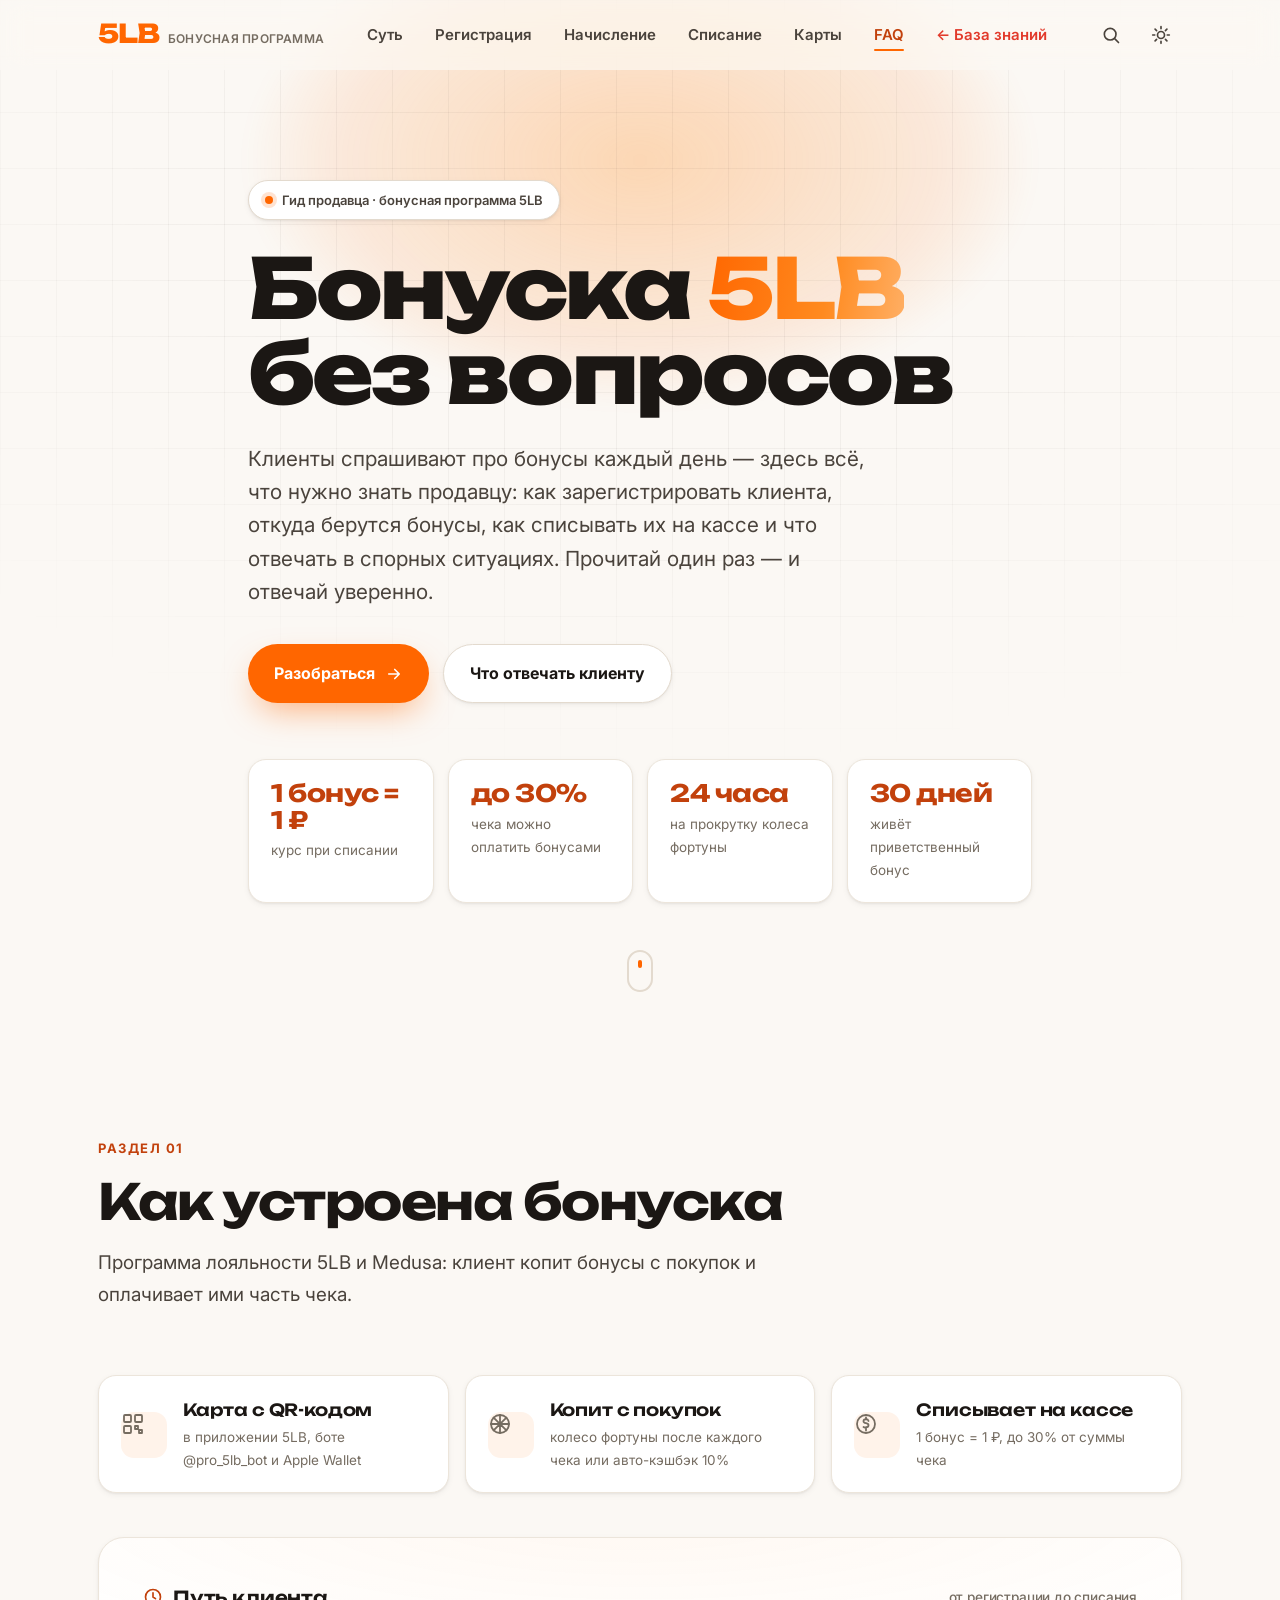
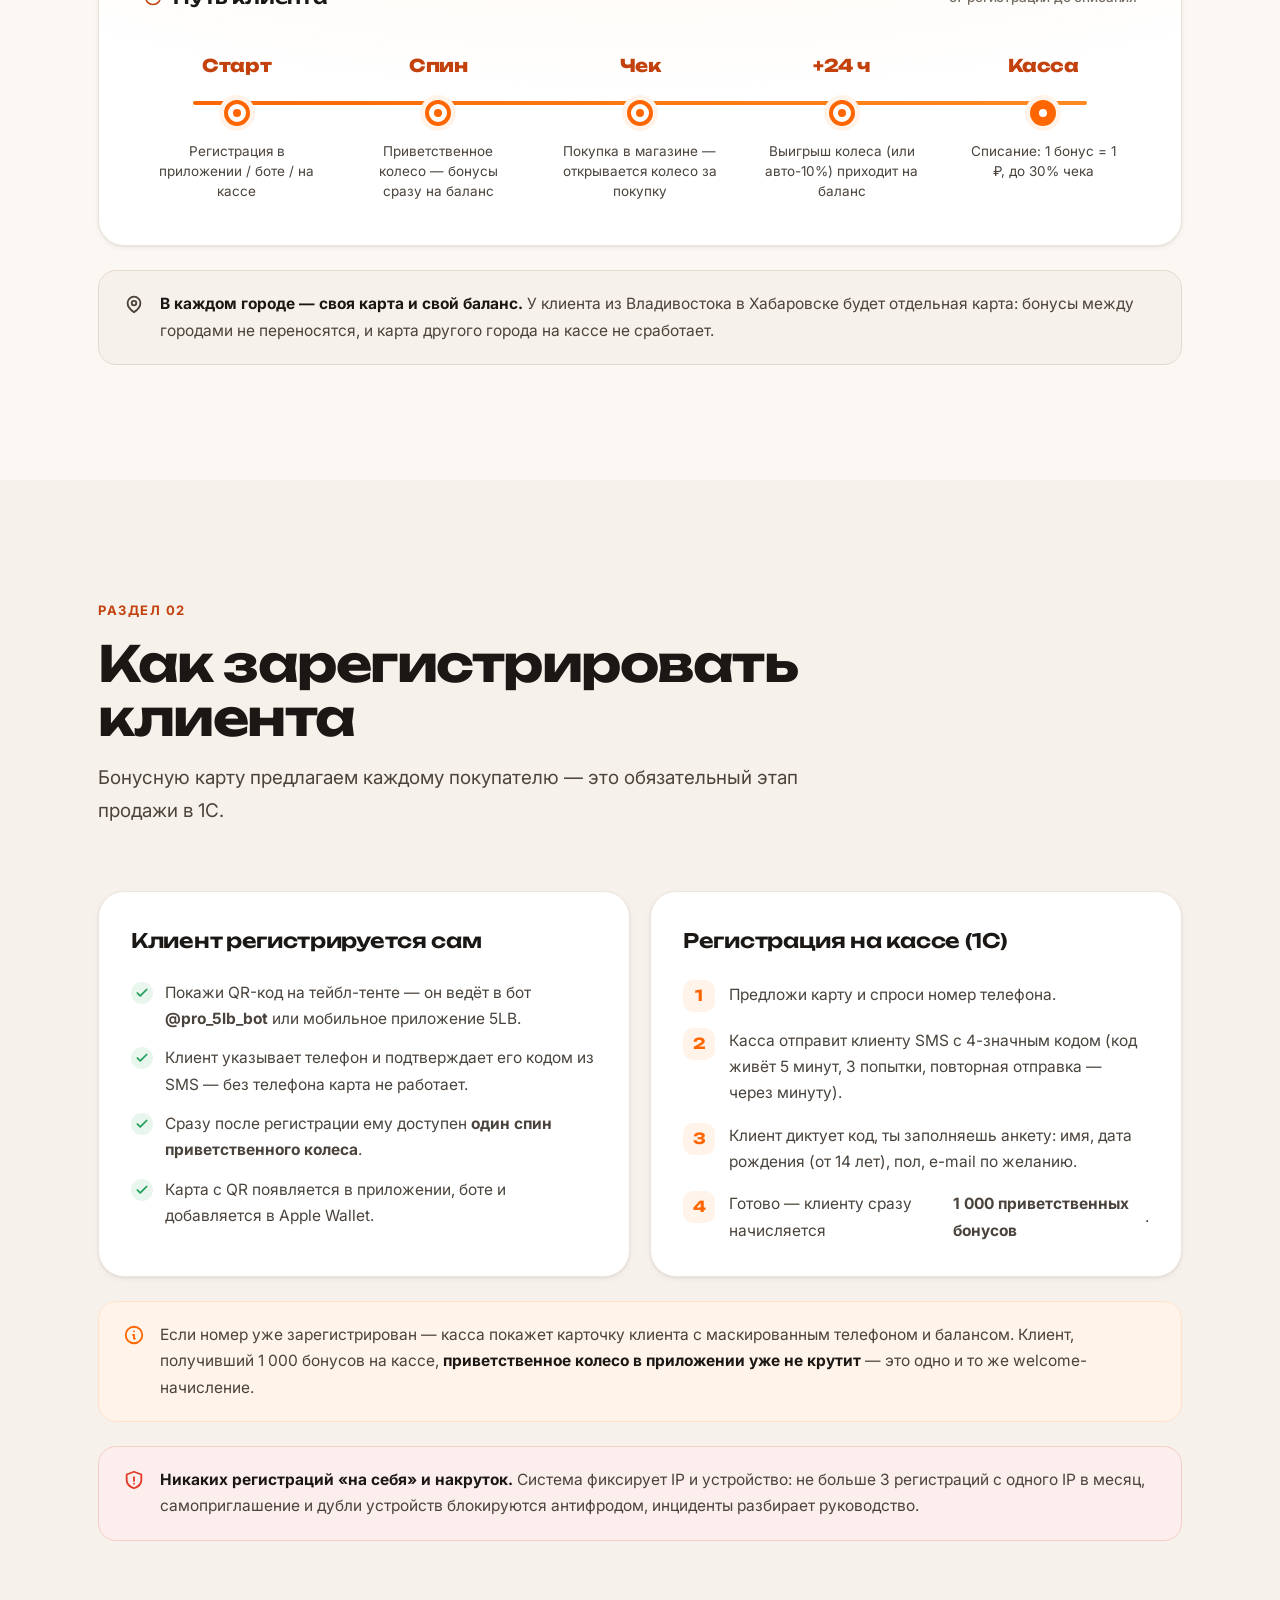
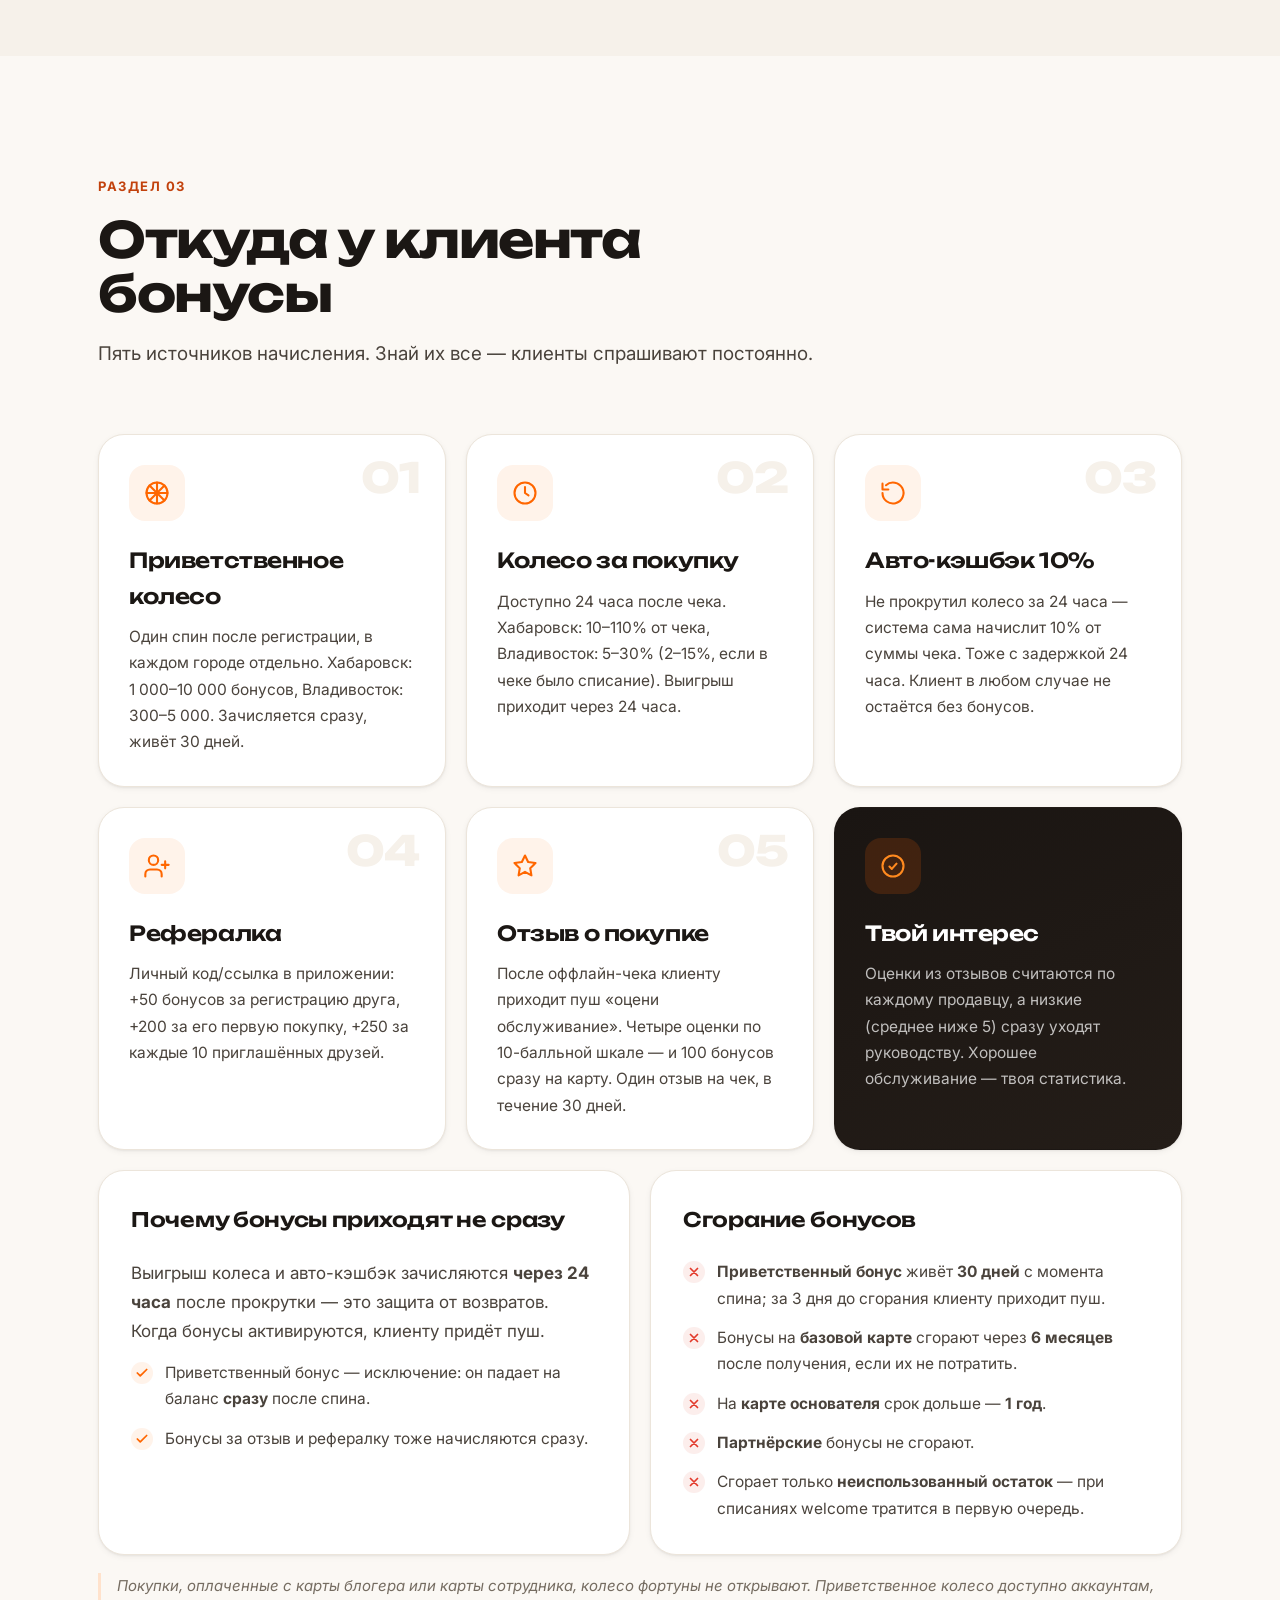
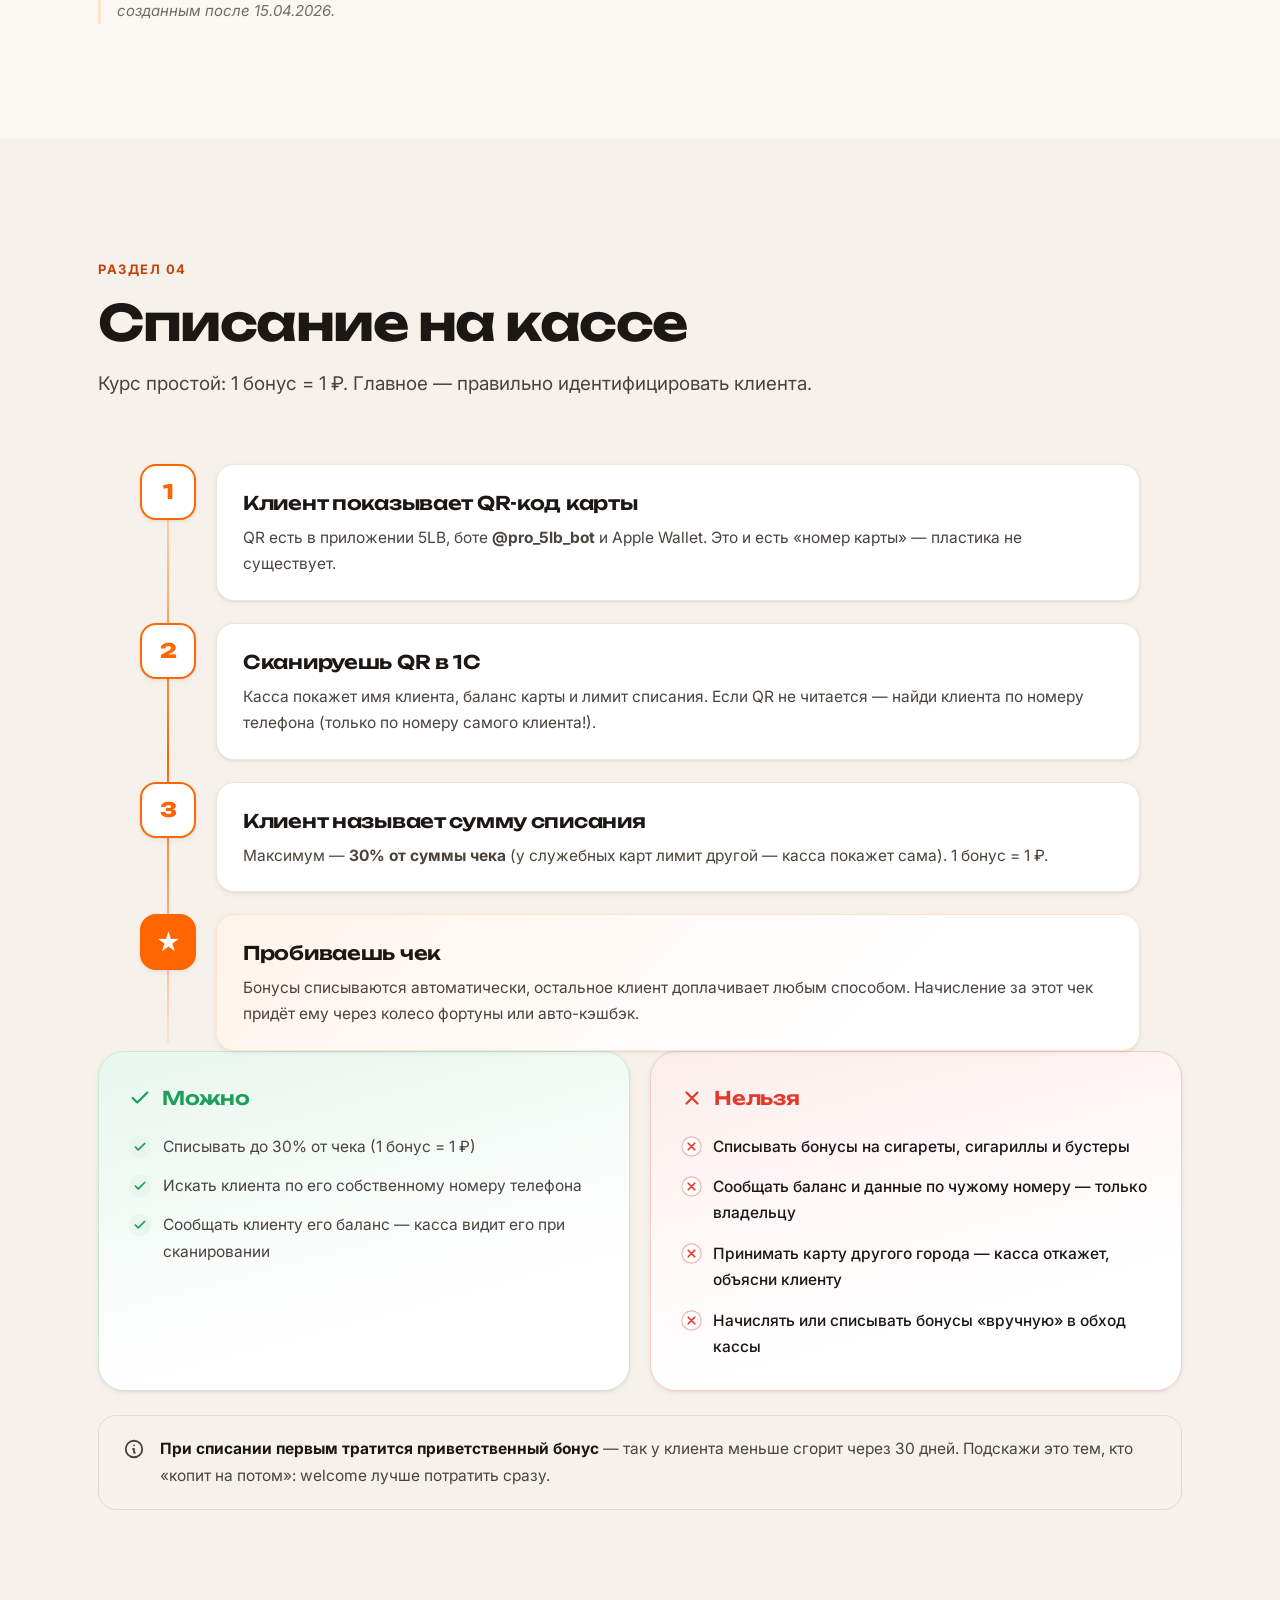
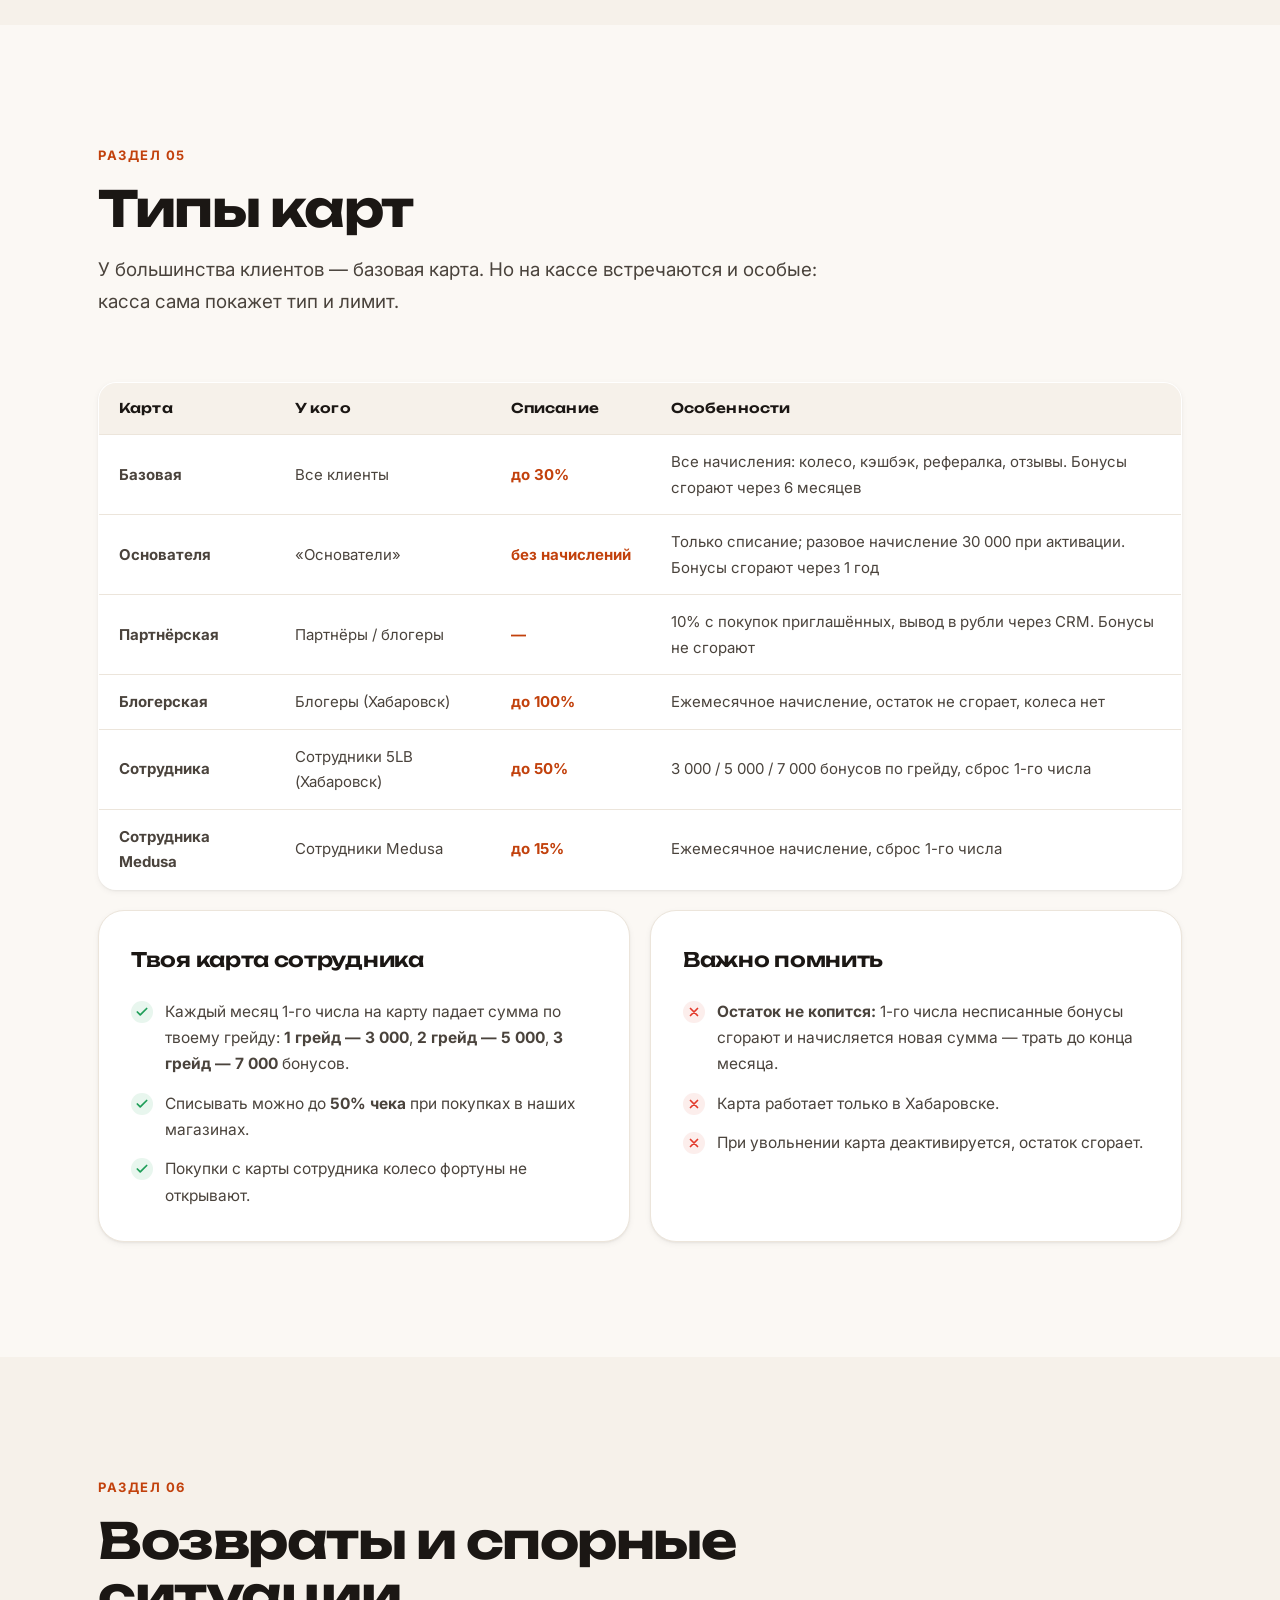
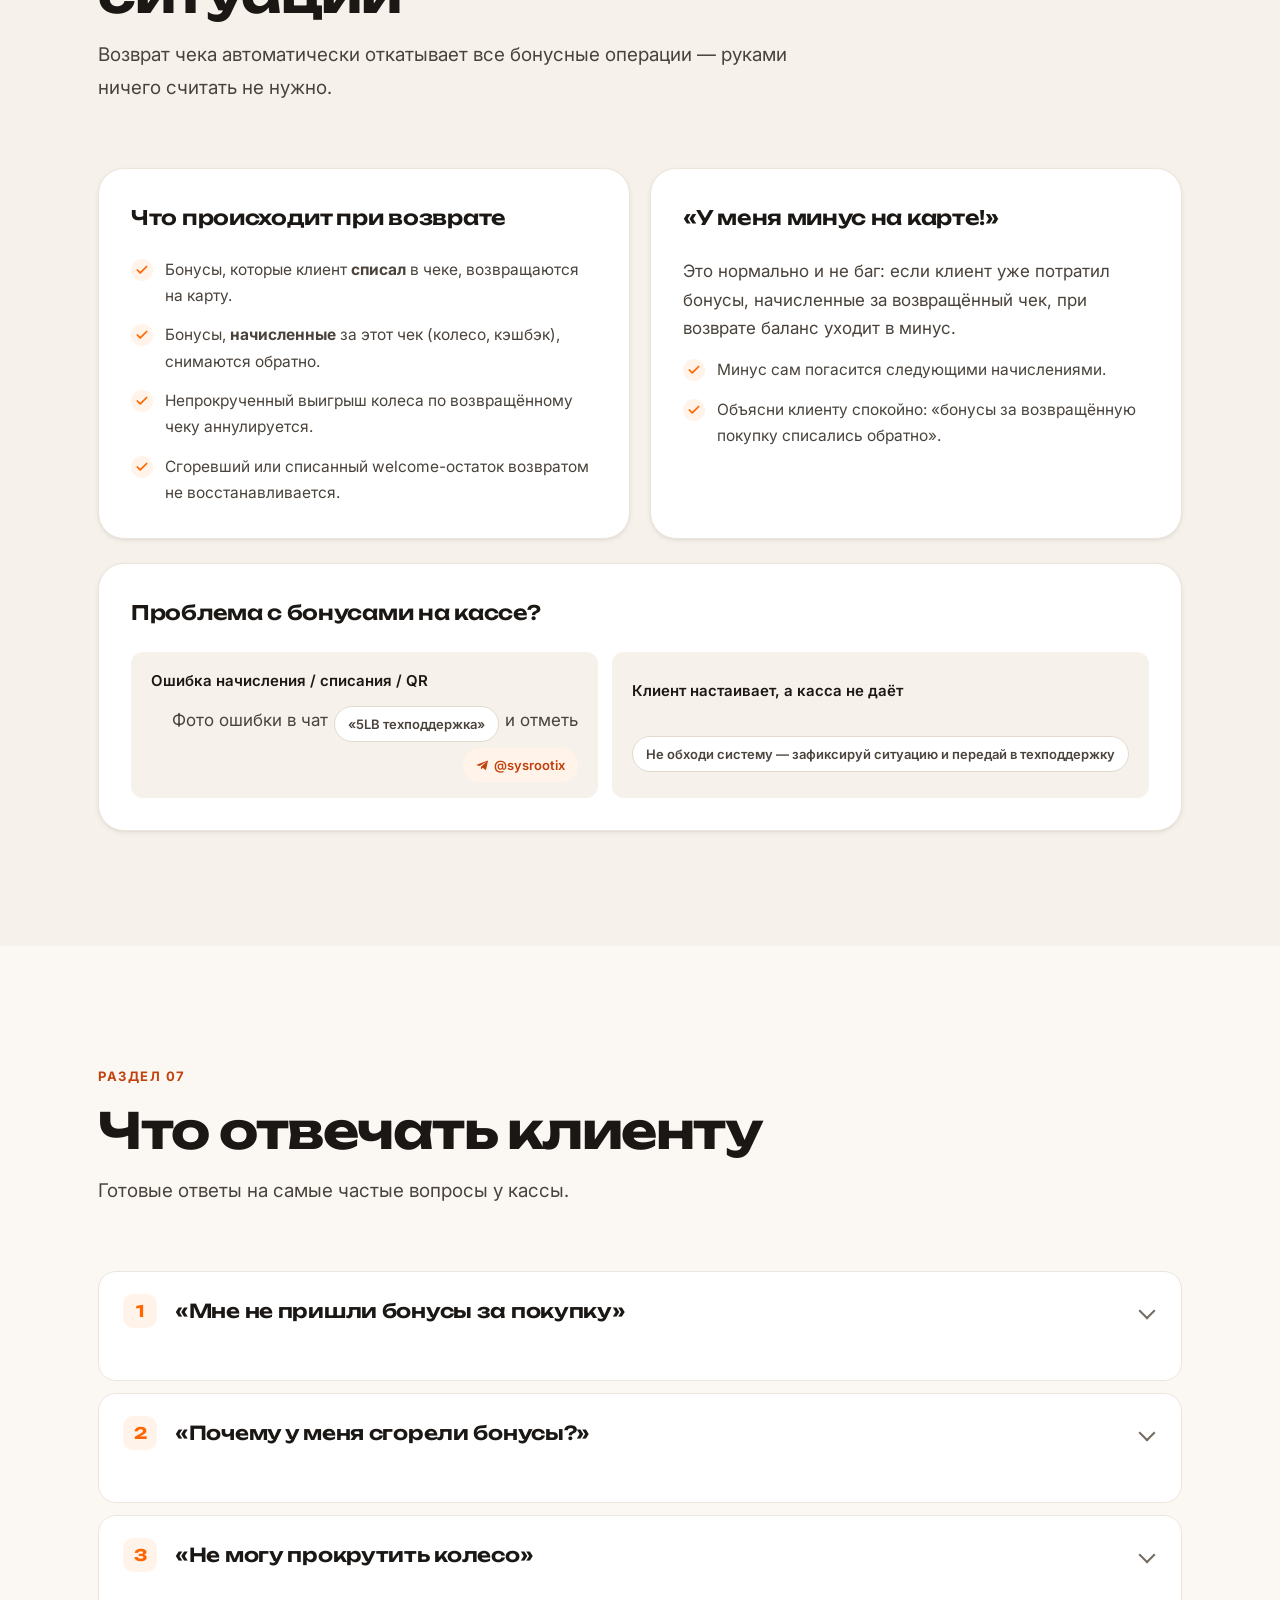
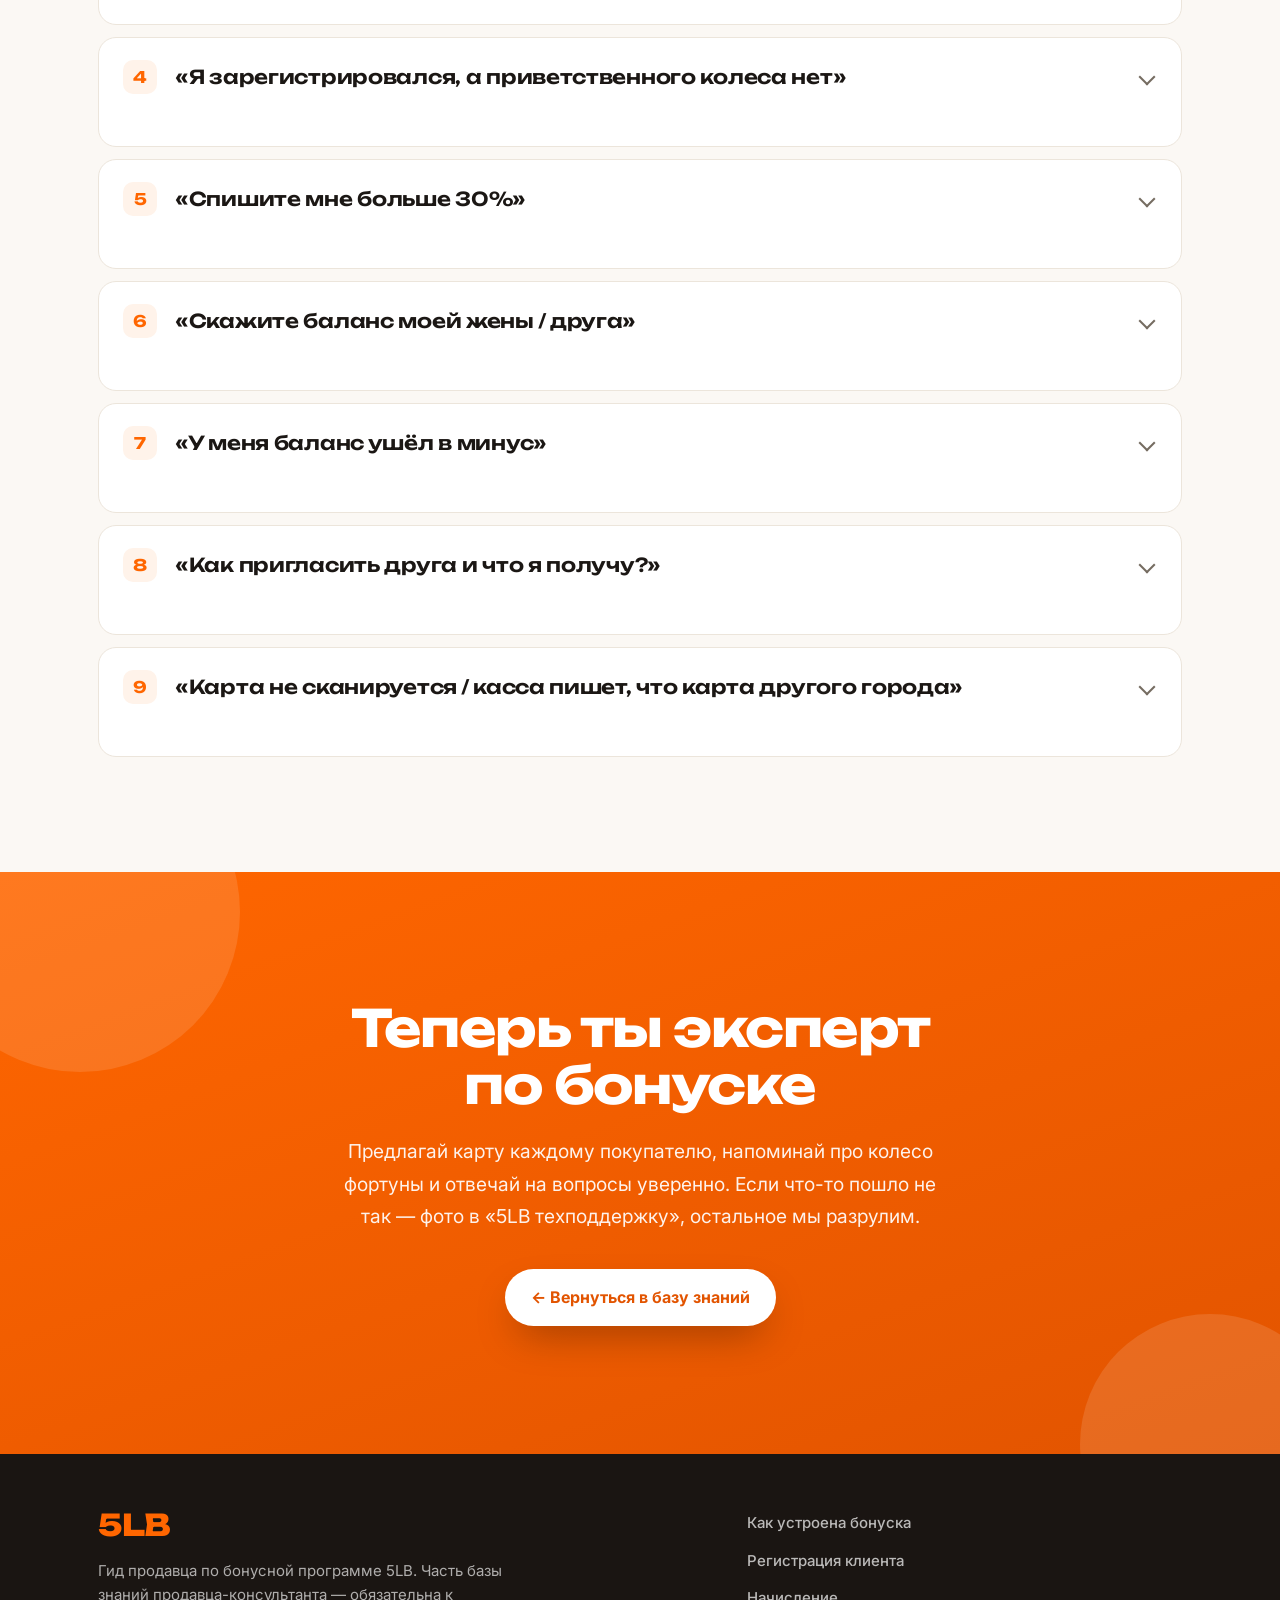
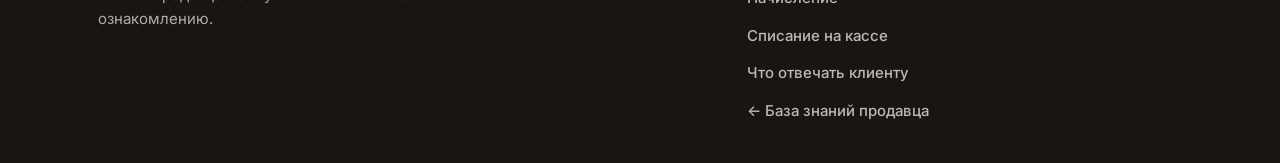
<file: bonus.html>
<!DOCTYPE html>
<html lang="ru">
<head>
  <meta charset="UTF-8" />
  <meta name="viewport" content="width=device-width, initial-scale=1.0" />
  <meta name="theme-color" content="#FF6600" />
  <meta name="robots" content="noindex, nofollow" />
  <meta name="googlebot" content="noindex, nofollow" />
  <title>5LB · Бонусная программа — гид продавца</title>
  <meta name="description" content="Гид продавца 5LB по бонусной программе: регистрация клиента, приветственное колесо, кэшбэк-рулетка, рефералка, списание на кассе, типы карт и ответы на частые вопросы клиентов." />

  <meta property="og:type" content="website" />
  <meta property="og:title" content="5LB · Бонусная программа — гид продавца" />
  <meta property="og:description" content="Как работает бонуска 5LB: начисление, списание, колесо фортуны и что отвечать клиентам." />

  <link rel="icon" href="data:image/svg+xml,%3Csvg xmlns='http://www.w3.org/2000/svg' viewBox='0 0 100 100'%3E%3Crect width='100' height='100' rx='22' fill='%23FF6600'/%3E%3Ctext x='50' y='68' font-family='Arial,sans-serif' font-size='40' font-weight='800' fill='white' text-anchor='middle'%3E5LB%3C/text%3E%3C/svg%3E" />

  <link rel="preconnect" href="https://fonts.googleapis.com" />
  <link rel="preconnect" href="https://fonts.gstatic.com" crossorigin />
  <link href="https://fonts.googleapis.com/css2?family=Inter:wght@400;500;600;700&family=Unbounded:wght@500;600;700;800&display=swap" rel="stylesheet" />

  <link rel="manifest" href="manifest.webmanifest" />
  <link rel="apple-touch-icon" href="data:image/svg+xml,%3Csvg xmlns='http://www.w3.org/2000/svg' viewBox='0 0 100 100'%3E%3Crect width='100' height='100' rx='22' fill='%23FF6600'/%3E%3Ctext x='50' y='68' font-family='Arial,sans-serif' font-size='40' font-weight='800' fill='white' text-anchor='middle'%3E5LB%3C/text%3E%3C/svg%3E" />

  <!-- Apply saved theme before paint (no flash) -->
  <script>
    (function () {
      try {
        var t = localStorage.getItem("5lb-theme");
        if (!t) t = matchMedia("(prefers-color-scheme: dark)").matches ? "dark" : "light";
        if (t === "dark") document.documentElement.setAttribute("data-theme", "dark");
      } catch (e) {}
    })();
  </script>

  <link rel="stylesheet" href="assets/css/styles.css" />
</head>
<body>

  <div class="progress" aria-hidden="true"><span class="progress__bar" id="progressBar"></span></div>

  <!-- ============ HEADER ============ -->
  <header class="header" id="header">
    <div class="container header__inner">
      <a href="index.html" class="brand" aria-label="5LB — к базе знаний">
        <span class="brand__mark">5LB</span>
        <span class="brand__sub">бонусная&nbsp;программа</span>
      </a>

      <nav class="nav" id="primaryNav" aria-label="Основная навигация">
        <a href="#basics" class="nav__link">Суть</a>
        <a href="#signup" class="nav__link">Регистрация</a>
        <a href="#earn" class="nav__link">Начисление</a>
        <a href="#redeem" class="nav__link">Списание</a>
        <a href="#cards" class="nav__link">Карты</a>
        <a href="#faq" class="nav__link">FAQ</a>
        <a href="index.html" class="nav__link nav__link--alert">← База знаний</a>
      </nav>

      <div class="header__actions">
        <button class="icon-btn" id="searchToggle" aria-label="Поиск по гиду" aria-expanded="false">
          <svg viewBox="0 0 24 24" width="20" height="20" fill="none" stroke="currentColor" stroke-width="2" stroke-linecap="round"><circle cx="11" cy="11" r="7"/><path d="m21 21-4.3-4.3"/></svg>
        </button>
        <button class="icon-btn theme-btn" id="themeToggle" aria-label="Переключить тему" title="Светлая / тёмная тема">
          <svg class="sun" viewBox="0 0 24 24" width="20" height="20" fill="none" stroke="currentColor" stroke-width="2" stroke-linecap="round" stroke-linejoin="round"><circle cx="12" cy="12" r="4.2"/><path d="M12 2v2.5M12 19.5V22M4.9 4.9l1.8 1.8M17.3 17.3l1.8 1.8M2 12h2.5M19.5 12H22M4.9 19.1l1.8-1.8M17.3 6.7l1.8-1.8"/></svg>
          <svg class="moon" viewBox="0 0 24 24" width="20" height="20" fill="none" stroke="currentColor" stroke-width="2" stroke-linecap="round" stroke-linejoin="round"><path d="M21 12.8A9 9 0 1 1 11.2 3a7 7 0 0 0 9.8 9.8Z"/></svg>
        </button>
        <button class="burger" id="burger" aria-label="Меню" aria-expanded="false" aria-controls="primaryNav">
          <span></span><span></span><span></span>
        </button>
      </div>
    </div>

    <div class="search" id="searchPanel" hidden>
      <div class="container search__inner">
        <svg class="search__icon" viewBox="0 0 24 24" width="20" height="20" fill="none" stroke="currentColor" stroke-width="2" stroke-linecap="round"><circle cx="11" cy="11" r="7"/><path d="m21 21-4.3-4.3"/></svg>
        <input type="search" id="searchInput" class="search__input" placeholder="Поиск: колесо, welcome, рефералка, возврат, QR…" autocomplete="off" />
        <span class="search__count" id="searchCount" aria-live="polite" role="status"></span>
        <div class="search__nav">
          <button class="search__step" id="searchPrev" aria-label="Предыдущее совпадение" title="Назад (Shift+Enter)">↑</button>
          <button class="search__step" id="searchNext" aria-label="Следующее совпадение" title="Вперёд (Enter)">↓</button>
        </div>
        <button class="search__close" id="searchClose" aria-label="Закрыть поиск">✕</button>
      </div>
    </div>
  </header>

  <main id="top">

    <!-- ============ HERO ============ -->
    <section class="hero" id="hero">
      <div class="hero__bg" aria-hidden="true">
        <span class="hero__glow"></span>
        <span class="hero__grid"></span>
      </div>
      <div class="container hero__inner">
        <span class="badge reveal">
          <span class="badge__dot"></span> Гид продавца · бонусная программа 5LB
        </span>
        <h1 class="hero__title reveal">
          Бонуска <span class="grad">5LB</span><br>без вопросов
        </h1>
        <p class="hero__lead reveal">
          Клиенты спрашивают про бонусы каждый день — здесь всё, что нужно знать продавцу:
          как зарегистрировать клиента, откуда берутся бонусы, как списывать их на кассе
          и что отвечать в спорных ситуациях. Прочитай один раз — и отвечай уверенно.
        </p>
        <div class="hero__cta reveal">
          <a href="#basics" class="btn btn--primary">
            Разобраться
            <svg viewBox="0 0 24 24" width="18" height="18" fill="none" stroke="currentColor" stroke-width="2.2" stroke-linecap="round" stroke-linejoin="round"><path d="M5 12h14M13 6l6 6-6 6"/></svg>
          </a>
          <a href="#faq" class="btn btn--ghost">Что отвечать клиенту</a>
        </div>

        <ul class="hero__stats reveal">
          <li class="stat">
            <span class="stat__num">1 бонус = 1 ₽</span>
            <span class="stat__label">курс при списании</span>
          </li>
          <li class="stat">
            <span class="stat__num">до 30%</span>
            <span class="stat__label">чека можно оплатить бонусами</span>
          </li>
          <li class="stat">
            <span class="stat__num">24 часа</span>
            <span class="stat__label">на прокрутку колеса фортуны</span>
          </li>
          <li class="stat">
            <span class="stat__num">30 дней</span>
            <span class="stat__label">живёт приветственный бонус</span>
          </li>
        </ul>
      </div>
      <a href="#basics" class="hero__scroll" aria-label="Листай вниз"><span></span></a>
    </section>

    <!-- ============ BASICS ============ -->
    <section class="section" id="basics">
      <div class="container">
        <div class="section__head">
          <span class="eyebrow">Раздел 01</span>
          <h2 class="section__title">Как устроена бонуска</h2>
          <p class="section__desc">Программа лояльности 5LB и Medusa: клиент копит бонусы с покупок и оплачивает ими часть чека.</p>
        </div>

        <div class="rule-highlights">
          <div class="rh reveal">
            <span class="rh__icon"><svg viewBox="0 0 24 24" fill="none" stroke="currentColor" stroke-width="1.8" stroke-linecap="round" stroke-linejoin="round"><rect x="3" y="3" width="7" height="7" rx="1"/><rect x="14" y="3" width="7" height="7" rx="1"/><rect x="3" y="14" width="7" height="7" rx="1"/><path d="M14 14h3v3h-3zM18 18h3v3h-3z"/></svg></span>
            <div><b>Карта с QR-кодом</b><span>в приложении 5LB, боте @pro_5lb_bot и Apple Wallet</span></div>
          </div>
          <div class="rh reveal">
            <span class="rh__icon"><svg viewBox="0 0 24 24" fill="none" stroke="currentColor" stroke-width="1.8" stroke-linecap="round" stroke-linejoin="round"><circle cx="12" cy="12" r="9"/><path d="M12 3v18M3 12h18M5.6 5.6l12.8 12.8M18.4 5.6 5.6 18.4"/></svg></span>
            <div><b>Копит с покупок</b><span>колесо фортуны после каждого чека или авто-кэшбэк 10%</span></div>
          </div>
          <div class="rh reveal">
            <span class="rh__icon"><svg viewBox="0 0 24 24" fill="none" stroke="currentColor" stroke-width="1.8" stroke-linecap="round" stroke-linejoin="round"><circle cx="12" cy="12" r="9"/><path d="M14.5 9a2.5 2.5 0 0 0-2.5-1.8c-1.4 0-2.5.9-2.5 2s1 1.7 2.5 2 2.5.9 2.5 2-1.1 2-2.5 2A2.5 2.5 0 0 1 9.5 15"/><path d="M12 5.5v2M12 16.5v2"/></svg></span>
            <div><b>Списывает на кассе</b><span>1 бонус = 1 ₽, до 30% от суммы чека</span></div>
          </div>
        </div>

        <div class="scheme reveal" role="img" aria-label="Путь клиента в бонусной программе: регистрация в приложении или на кассе; один спин приветственного колеса — бонусы сразу на баланс; покупка в магазине; 24 часа на прокрутку колеса за покупку, иначе автоматически начислится 10% от чека; выигрыш приходит на баланс через 24 часа; списание бонусов на кассе — до 30% чека.">
          <div class="scheme__cap" aria-hidden="true">
            <svg viewBox="0 0 24 24" fill="none" stroke="currentColor" stroke-width="2" stroke-linecap="round" stroke-linejoin="round"><circle cx="12" cy="12" r="9"/><path d="M12 7v5l3 2"/></svg>
            Путь клиента
            <span>от регистрации до списания</span>
          </div>
          <div class="ruler" aria-hidden="true">
            <div class="ruler__stop"><span class="ruler__time">Старт</span><span class="ruler__dot"></span><span class="ruler__label">Регистрация в приложении / боте / на кассе</span></div>
            <div class="ruler__stop"><span class="ruler__time">Спин</span><span class="ruler__dot"></span><span class="ruler__label">Приветственное колесо — бонусы сразу на баланс</span></div>
            <div class="ruler__stop"><span class="ruler__time">Чек</span><span class="ruler__dot"></span><span class="ruler__label">Покупка в магазине — открывается колесо за покупку</span></div>
            <div class="ruler__stop"><span class="ruler__time">+24 ч</span><span class="ruler__dot"></span><span class="ruler__label">Выигрыш колеса (или авто-10%) приходит на баланс</span></div>
            <div class="ruler__stop ruler__stop--end"><span class="ruler__time">Касса</span><span class="ruler__dot"></span><span class="ruler__label">Списание: 1 бонус = 1 ₽, до 30% чека</span></div>
          </div>
        </div>

        <div class="callout callout--info reveal">
          <svg viewBox="0 0 24 24" width="22" height="22" fill="none" stroke="currentColor" stroke-width="2" stroke-linecap="round" stroke-linejoin="round"><path d="M12 21s-7-4.6-7-10a7 7 0 0 1 14 0c0 5.4-7 10-7 10Z"/><circle cx="12" cy="11" r="2.5"/></svg>
          <p><b>В каждом городе — своя карта и свой баланс.</b> У клиента из Владивостока в Хабаровске будет отдельная карта: бонусы между городами не переносятся, и карта другого города на кассе не сработает.</p>
        </div>
      </div>
    </section>

    <!-- ============ SIGNUP ============ -->
    <section class="section section--tint" id="signup">
      <div class="container">
        <div class="section__head">
          <span class="eyebrow">Раздел 02</span>
          <h2 class="section__title">Как зарегистрировать клиента</h2>
          <p class="section__desc">Бонусную карту предлагаем каждому покупателю — это обязательный этап продажи в 1С.</p>
        </div>

        <div class="duo">
          <div class="panel reveal">
            <h3 class="panel__title">Клиент регистрируется сам</h3>
            <ul class="ticks ticks--good">
              <li>Покажи QR-код на тейбл-тенте — он ведёт в бот <b>@pro_5lb_bot</b> или мобильное приложение 5LB.</li>
              <li>Клиент указывает телефон и подтверждает его кодом из SMS — без телефона карта не работает.</li>
              <li>Сразу после регистрации ему доступен <b>один спин приветственного колеса</b>.</li>
              <li>Карта с QR появляется в приложении, боте и добавляется в Apple Wallet.</li>
            </ul>
          </div>
          <div class="panel reveal">
            <h3 class="panel__title">Регистрация на кассе (1С)</h3>
            <ol class="flow">
              <li>Предложи карту и спроси номер телефона.</li>
              <li>Касса отправит клиенту SMS с 4-значным кодом (код живёт 5 минут, 3 попытки, повторная отправка — через минуту).</li>
              <li>Клиент диктует код, ты заполняешь анкету: имя, дата рождения (от 14 лет), пол, e-mail по желанию.</li>
              <li>Готово — клиенту сразу начисляется <b>1 000 приветственных бонусов</b>.</li>
            </ol>
          </div>
        </div>

        <div class="callout reveal">
          <svg viewBox="0 0 24 24" width="22" height="22" fill="none" stroke="currentColor" stroke-width="2" stroke-linecap="round" stroke-linejoin="round"><circle cx="12" cy="12" r="9"/><path d="M12 8h.01M11 12h1v4h1"/></svg>
          <p>Если номер уже зарегистрирован — касса покажет карточку клиента с маскированным телефоном и балансом. Клиент, получивший 1 000 бонусов на кассе, <b>приветственное колесо в приложении уже не крутит</b> — это одно и то же welcome-начисление.</p>
        </div>

        <div class="callout callout--danger reveal">
          <svg viewBox="0 0 24 24" width="22" height="22" fill="none" stroke="currentColor" stroke-width="2" stroke-linecap="round" stroke-linejoin="round"><path d="M12 3 4 6v6c0 5 3.5 7.5 8 9 4.5-1.5 8-4 8-9V6l-8-3Z"/><path d="M12 9v4M12 16h.01"/></svg>
          <p><b>Никаких регистраций «на себя» и накруток.</b> Система фиксирует IP и устройство: не больше 3 регистраций с одного IP в месяц, самоприглашение и дубли устройств блокируются антифродом, инциденты разбирает руководство.</p>
        </div>
      </div>
    </section>

    <!-- ============ EARN ============ -->
    <section class="section" id="earn">
      <div class="container">
        <div class="section__head">
          <span class="eyebrow">Раздел 03</span>
          <h2 class="section__title">Откуда у клиента бонусы</h2>
          <p class="section__desc">Пять источников начисления. Знай их все — клиенты спрашивают постоянно.</p>
        </div>

        <div class="cards">
          <div class="card reveal" data-step="01">
            <span class="card__no">01</span>
            <span class="card__icon"><svg viewBox="0 0 24 24" fill="none" stroke="currentColor" stroke-width="1.8" stroke-linecap="round" stroke-linejoin="round"><circle cx="12" cy="12" r="9"/><path d="M12 3v18M3 12h18M5.6 5.6l12.8 12.8M18.4 5.6 5.6 18.4"/></svg></span>
            <h3 class="card__title">Приветственное колесо</h3>
            <p class="card__text">Один спин после регистрации, в каждом городе отдельно. Хабаровск: 1 000–10 000 бонусов, Владивосток: 300–5 000. Зачисляется сразу, живёт 30 дней.</p>
          </div>

          <div class="card reveal" data-step="02">
            <span class="card__no">02</span>
            <span class="card__icon"><svg viewBox="0 0 24 24" fill="none" stroke="currentColor" stroke-width="1.8" stroke-linecap="round" stroke-linejoin="round"><circle cx="12" cy="12" r="9"/><path d="M12 7v5l3 2"/></svg></span>
            <h3 class="card__title">Колесо за покупку</h3>
            <p class="card__text">Доступно 24 часа после чека. Хабаровск: 10–110% от чека, Владивосток: 5–30% (2–15%, если в чеке было списание). Выигрыш приходит через 24 часа.</p>
          </div>

          <div class="card reveal" data-step="03">
            <span class="card__no">03</span>
            <span class="card__icon"><svg viewBox="0 0 24 24" fill="none" stroke="currentColor" stroke-width="1.8" stroke-linecap="round" stroke-linejoin="round"><path d="M3 12a9 9 0 1 0 3-6.7"/><path d="M3 4v5h5"/></svg></span>
            <h3 class="card__title">Авто-кэшбэк 10%</h3>
            <p class="card__text">Не прокрутил колесо за 24 часа — система сама начислит 10% от суммы чека. Тоже с задержкой 24 часа. Клиент в любом случае не остаётся без бонусов.</p>
          </div>

          <div class="card reveal" data-step="04">
            <span class="card__no">04</span>
            <span class="card__icon"><svg viewBox="0 0 24 24" fill="none" stroke="currentColor" stroke-width="1.8" stroke-linecap="round" stroke-linejoin="round"><path d="M16 21v-2a4 4 0 0 0-4-4H6a4 4 0 0 0-4 4v2"/><circle cx="9" cy="7" r="4"/><path d="M19 8v6M22 11h-6"/></svg></span>
            <h3 class="card__title">Рефералка</h3>
            <p class="card__text">Личный код/ссылка в приложении: +50 бонусов за регистрацию друга, +200 за его первую покупку, +250 за каждые 10 приглашённых друзей.</p>
          </div>

          <div class="card reveal" data-step="05">
            <span class="card__no">05</span>
            <span class="card__icon"><svg viewBox="0 0 24 24" fill="none" stroke="currentColor" stroke-width="1.8" stroke-linecap="round" stroke-linejoin="round"><path d="m12 3 2.7 5.6 6.3.9-4.5 4.4 1 6.1L12 17l-5.5 3 1-6.1L3 9.5l6.3-.9L12 3Z"/></svg></span>
            <h3 class="card__title">Отзыв о покупке</h3>
            <p class="card__text">После оффлайн-чека клиенту приходит пуш «оцени обслуживание». Четыре оценки по 10-балльной шкале — и 100 бонусов сразу на карту. Один отзыв на чек, в течение 30 дней.</p>
          </div>

          <div class="card card--cta reveal">
            <span class="card__icon card__icon--ghost"><svg viewBox="0 0 24 24" fill="none" stroke="currentColor" stroke-width="1.8" stroke-linecap="round" stroke-linejoin="round"><path d="M12 8V4M8 8a4 4 0 1 1 8 0c0 2-1.5 3-3 4l-1 .7L11 12c-1.5-1-3-2-3-4Z" opacity="0"/><circle cx="12" cy="12" r="9"/><path d="M9 12.5l2 2 4-4.5"/></svg></span>
            <h3 class="card__title">Твой интерес</h3>
            <p class="card__text">Оценки из отзывов считаются по каждому продавцу, а низкие (среднее ниже 5) сразу уходят руководству. Хорошее обслуживание — твоя статистика.</p>
          </div>
        </div>

        <div class="duo">
          <div class="panel reveal">
            <h3 class="panel__title">Почему бонусы приходят не сразу</h3>
            <p style="margin-bottom:14px">Выигрыш колеса и авто-кэшбэк зачисляются <b>через 24 часа</b> после прокрутки — это защита от возвратов. Когда бонусы активируются, клиенту придёт пуш.</p>
            <ul class="ticks">
              <li>Приветственный бонус — исключение: он падает на баланс <b>сразу</b> после спина.</li>
              <li>Бонусы за отзыв и рефералку тоже начисляются сразу.</li>
            </ul>
          </div>
          <div class="panel reveal">
            <h3 class="panel__title">Сгорание бонусов</h3>
            <ul class="ticks ticks--danger">
              <li><b>Приветственный бонус</b> живёт <b>30 дней</b> с момента спина; за 3 дня до сгорания клиенту приходит пуш.</li>
              <li>Бонусы на <b>базовой карте</b> сгорают через <b>6 месяцев</b> после получения, если их не потратить.</li>
              <li>На <b>карте основателя</b> срок дольше — <b>1 год</b>.</li>
              <li><b>Партнёрские</b> бонусы не сгорают.</li>
              <li>Сгорает только <b>неиспользованный остаток</b> — при списаниях welcome тратится в первую очередь.</li>
            </ul>
          </div>
        </div>

        <p class="note reveal">Покупки, оплаченные с карты блогера или карты сотрудника, колесо фортуны не открывают. Приветственное колесо доступно аккаунтам, созданным после 15.04.2026.</p>
      </div>
    </section>

    <!-- ============ REDEEM ============ -->
    <section class="section section--tint" id="redeem">
      <div class="container">
        <div class="section__head">
          <span class="eyebrow">Раздел 04</span>
          <h2 class="section__title">Списание на кассе</h2>
          <p class="section__desc">Курс простой: 1 бонус = 1 ₽. Главное — правильно идентифицировать клиента.</p>
        </div>

        <ol class="timeline">
          <li class="tl reveal"><span class="tl__dot">1</span><div class="tl__card">
            <h4>Клиент показывает QR-код карты</h4>
            <p>QR есть в приложении 5LB, боте <b>@pro_5lb_bot</b> и Apple Wallet. Это и есть «номер карты» — пластика не существует.</p>
          </div></li>
          <li class="tl reveal"><span class="tl__dot">2</span><div class="tl__card">
            <h4>Сканируешь QR в 1С</h4>
            <p>Касса покажет имя клиента, баланс карты и лимит списания. Если QR не читается — найди клиента по номеру телефона (только по номеру самого клиента!).</p>
          </div></li>
          <li class="tl reveal"><span class="tl__dot">3</span><div class="tl__card">
            <h4>Клиент называет сумму списания</h4>
            <p>Максимум — <b>30% от суммы чека</b> (у служебных карт лимит другой — касса покажет сама). 1 бонус = 1 ₽.</p>
          </div></li>
          <li class="tl tl--final reveal"><span class="tl__dot">★</span><div class="tl__card">
            <h4>Пробиваешь чек</h4>
            <p>Бонусы списываются автоматически, остальное клиент доплачивает любым способом. Начисление за этот чек придёт ему через колесо фортуны или авто-кэшбэк.</p>
          </div></li>
        </ol>

        <div class="vs">
          <div class="vs__col vs__col--yes reveal">
            <div class="vs__title">
              <svg viewBox="0 0 24 24" width="22" height="22" fill="none" stroke="currentColor" stroke-width="2.4" stroke-linecap="round" stroke-linejoin="round"><path d="M20 6 9 17l-5-5"/></svg>
              Можно
            </div>
            <ul class="ticks ticks--good">
              <li>Списывать до 30% от чека (1 бонус = 1 ₽)</li>
              <li>Искать клиента по его собственному номеру телефона</li>
              <li>Сообщать клиенту его баланс — касса видит его при сканировании</li>
            </ul>
          </div>
          <div class="vs__col vs__col--no reveal">
            <div class="vs__title">
              <svg viewBox="0 0 24 24" width="22" height="22" fill="none" stroke="currentColor" stroke-width="2.4" stroke-linecap="round"><path d="M18 6 6 18M6 6l12 12"/></svg>
              Нельзя
            </div>
            <ul class="crosses">
              <li>Списывать бонусы на сигареты, сигариллы и бустеры</li>
              <li>Сообщать баланс и данные по чужому номеру — только владельцу</li>
              <li>Принимать карту другого города — касса откажет, объясни клиенту</li>
              <li>Начислять или списывать бонусы «вручную» в обход кассы</li>
            </ul>
          </div>
        </div>

        <div class="callout callout--info reveal">
          <svg viewBox="0 0 24 24" width="22" height="22" fill="none" stroke="currentColor" stroke-width="2" stroke-linecap="round" stroke-linejoin="round"><circle cx="12" cy="12" r="9"/><path d="M12 8h.01M11 12h1v4h1"/></svg>
          <p><b>При списании первым тратится приветственный бонус</b> — так у клиента меньше сгорит через 30 дней. Подскажи это тем, кто «копит на потом»: welcome лучше потратить сразу.</p>
        </div>
      </div>
    </section>

    <!-- ============ CARDS ============ -->
    <section class="section" id="cards">
      <div class="container">
        <div class="section__head">
          <span class="eyebrow">Раздел 05</span>
          <h2 class="section__title">Типы карт</h2>
          <p class="section__desc">У большинства клиентов — базовая карта. Но на кассе встречаются и особые: касса сама покажет тип и лимит.</p>
        </div>

        <div class="ftable-wrap reveal">
          <table class="ftable">
            <thead><tr><th>Карта</th><th>У кого</th><th>Списание</th><th>Особенности</th></tr></thead>
            <tbody>
              <tr><td><b>Базовая</b></td><td>Все клиенты</td><td class="amount">до 30%</td><td>Все начисления: колесо, кэшбэк, рефералка, отзывы. Бонусы сгорают через 6 месяцев</td></tr>
              <tr><td><b>Основателя</b></td><td>«Основатели»</td><td class="amount">без начислений</td><td>Только списание; разовое начисление 30 000 при активации. Бонусы сгорают через 1 год</td></tr>
              <tr><td><b>Партнёрская</b></td><td>Партнёры / блогеры</td><td class="amount">—</td><td>10% с покупок приглашённых, вывод в рубли через CRM. Бонусы не сгорают</td></tr>
              <tr><td><b>Блогерская</b></td><td>Блогеры (Хабаровск)</td><td class="amount">до 100%</td><td>Ежемесячное начисление, остаток не сгорает, колеса нет</td></tr>
              <tr><td><b>Сотрудника</b></td><td>Сотрудники 5LB (Хабаровск)</td><td class="amount">до 50%</td><td>3 000 / 5 000 / 7 000 бонусов по грейду, сброс 1-го числа</td></tr>
              <tr><td><b>Сотрудника Medusa</b></td><td>Сотрудники Medusa</td><td class="amount">до 15%</td><td>Ежемесячное начисление, сброс 1-го числа</td></tr>
            </tbody>
          </table>
        </div>

        <div class="duo">
          <div class="panel reveal">
            <h3 class="panel__title">Твоя карта сотрудника</h3>
            <ul class="ticks ticks--good">
              <li>Каждый месяц 1-го числа на карту падает сумма по твоему грейду: <b>1 грейд — 3 000</b>, <b>2 грейд — 5 000</b>, <b>3 грейд — 7 000</b> бонусов.</li>
              <li>Списывать можно до <b>50% чека</b> при покупках в наших магазинах.</li>
              <li>Покупки с карты сотрудника колесо фортуны не открывают.</li>
            </ul>
          </div>
          <div class="panel reveal">
            <h3 class="panel__title">Важно помнить</h3>
            <ul class="ticks ticks--danger">
              <li><b>Остаток не копится:</b> 1-го числа несписанные бонусы сгорают и начисляется новая сумма — трать до конца месяца.</li>
              <li>Карта работает только в Хабаровске.</li>
              <li>При увольнении карта деактивируется, остаток сгорает.</li>
            </ul>
          </div>
        </div>
      </div>
    </section>

    <!-- ============ REFUNDS ============ -->
    <section class="section section--tint" id="refunds">
      <div class="container">
        <div class="section__head">
          <span class="eyebrow">Раздел 06</span>
          <h2 class="section__title">Возвраты и спорные ситуации</h2>
          <p class="section__desc">Возврат чека автоматически откатывает все бонусные операции — руками ничего считать не нужно.</p>
        </div>

        <div class="duo">
          <div class="panel reveal">
            <h3 class="panel__title">Что происходит при возврате</h3>
            <ul class="ticks">
              <li>Бонусы, которые клиент <b>списал</b> в чеке, возвращаются на карту.</li>
              <li>Бонусы, <b>начисленные</b> за этот чек (колесо, кэшбэк), снимаются обратно.</li>
              <li>Непрокрученный выигрыш колеса по возвращённому чеку аннулируется.</li>
              <li>Сгоревший или списанный welcome-остаток возвратом не восстанавливается.</li>
            </ul>
          </div>
          <div class="panel reveal">
            <h3 class="panel__title">«У меня минус на карте!»</h3>
            <p style="margin-bottom:14px">Это нормально и не баг: если клиент уже потратил бонусы, начисленные за возвращённый чек, при возврате баланс уходит в минус.</p>
            <ul class="ticks">
              <li>Минус сам погасится следующими начислениями.</li>
              <li>Объясни клиенту спокойно: «бонусы за возвращённую покупку списались обратно».</li>
            </ul>
          </div>
        </div>

        <div class="contacts-box reveal">
          <h3 class="panel__title">Проблема с бонусами на кассе?</h3>
          <ul class="contacts-list">
            <li>
              <span class="contacts-list__label">Ошибка начисления / списания / QR</span>
              <span class="contacts-list__val">
                Фото ошибки в чат <i>«5LB техподдержка»</i> и отметь
                <a class="tg" href="https://t.me/sysrootix" target="_blank" rel="noopener">
                  <svg viewBox="0 0 24 24" fill="currentColor" aria-hidden="true"><path d="M21.9 4.3 18.7 19c-.2 1-.9 1.3-1.7.8l-4.7-3.5-2.3 2.2c-.3.3-.5.5-1 .5l.3-4.8 8.8-7.9c.4-.3-.1-.5-.6-.2L6.7 13 2 11.5c-1-.3-1-.9.2-1.4L20.7 3c.8-.3 1.5.2 1.2 1.3Z"/></svg>
                  @sysrootix
                </a>
              </span>
            </li>
            <li>
              <span class="contacts-list__label">Клиент настаивает, а касса не даёт</span>
              <span class="contacts-list__val"><i>Не обходи систему — зафиксируй ситуацию и передай в техподдержку</i></span>
            </li>
          </ul>
        </div>
      </div>
    </section>

    <!-- ============ FAQ ============ -->
    <section class="section" id="faq">
      <div class="container">
        <div class="section__head">
          <span class="eyebrow">Раздел 07</span>
          <h2 class="section__title">Что отвечать клиенту</h2>
          <p class="section__desc">Готовые ответы на самые частые вопросы у кассы.</p>
        </div>

        <div class="accordion" id="faqAccordion">
          <div class="acc">
            <button class="acc__head" aria-expanded="false"><span class="acc__no">1</span><span class="acc__title">«Мне не пришли бонусы за покупку»</span><span class="acc__chevron" aria-hidden="true"></span></button>
            <div class="acc__panel"><div style="padding:4px 24px 26px">
              <p>Бонусы за покупку приходят <b>через 24 часа</b> после прокрутки колеса — это защита от возвратов. Если колесо не крутили, через сутки автоматически начислится 10% от чека. Прошло больше суток и бонусов нет — фото чека в «5LB техподдержку».</p>
            </div></div>
          </div>

          <div class="acc">
            <button class="acc__head" aria-expanded="false"><span class="acc__no">2</span><span class="acc__title">«Почему у меня сгорели бонусы?»</span><span class="acc__chevron" aria-hidden="true"></span></button>
            <div class="acc__panel"><ul class="ticks" style="padding:4px 24px 26px">
              <li>У бонусов есть срок жизни, сгорает только то, что не потрачено.</li>
              <li><b>Приветственный бонус</b> — 30 дней с момента прокрутки колеса регистрации, за 3 дня придёт пуш.</li>
              <li>Бонусы на <b>базовой карте</b> — 6 месяцев с момента получения.</li>
              <li>На <b>карте основателя</b> — 1 год. <b>Партнёрские</b> бонусы не сгорают.</li>
            </ul></div>
          </div>

          <div class="acc">
            <button class="acc__head" aria-expanded="false"><span class="acc__no">3</span><span class="acc__title">«Не могу прокрутить колесо»</span><span class="acc__chevron" aria-hidden="true"></span></button>
            <div class="acc__panel"><ul class="ticks" style="padding:4px 24px 26px">
              <li>Окно колеса — <b>24 часа после покупки</b>. Опоздал — не страшно: 10% от чека начислятся автоматически.</li>
              <li>Для спина в профиле должен быть подтверждённый номер телефона.</li>
              <li>Покупки с карты блогера или сотрудника колесо не открывают.</li>
            </ul></div>
          </div>

          <div class="acc">
            <button class="acc__head" aria-expanded="false"><span class="acc__no">4</span><span class="acc__title">«Я зарегистрировался, а приветственного колеса нет»</span><span class="acc__chevron" aria-hidden="true"></span></button>
            <div class="acc__panel"><ul class="ticks" style="padding:4px 24px 26px">
              <li>Приветственное колесо доступно аккаунтам, созданным <b>после 15 апреля 2026</b>.</li>
              <li>Спин один на город — если уже крутил в этом городе, второго не будет.</li>
              <li>Если клиента зарегистрировали на кассе, welcome-бонус 1 000 он уже получил — колесо ему не положено.</li>
            </ul></div>
          </div>

          <div class="acc">
            <button class="acc__head" aria-expanded="false"><span class="acc__no">5</span><span class="acc__title">«Спишите мне больше 30%»</span><span class="acc__chevron" aria-hidden="true"></span></button>
            <div class="acc__panel"><div style="padding:4px 24px 26px">
              <p>Лимит списания — <b>30% от суммы чека</b>, его контролирует касса, продавец изменить его не может. На сигареты, сигариллы и бустеры бонусы не действуют вообще.</p>
            </div></div>
          </div>

          <div class="acc">
            <button class="acc__head" aria-expanded="false"><span class="acc__no">6</span><span class="acc__title">«Скажите баланс моей жены / друга»</span><span class="acc__chevron" aria-hidden="true"></span></button>
            <div class="acc__panel"><div style="padding:4px 24px 26px">
              <p>Нельзя: информацию о бонусах сообщаем <b>только владельцу карты</b> и только по его номеру — это коммерческая тайна и персональные данные. Владелец всегда видит баланс сам в приложении или боте.</p>
            </div></div>
          </div>

          <div class="acc">
            <button class="acc__head" aria-expanded="false"><span class="acc__no">7</span><span class="acc__title">«У меня баланс ушёл в минус»</span><span class="acc__chevron" aria-hidden="true"></span></button>
            <div class="acc__panel"><div style="padding:4px 24px 26px">
              <p>Так бывает после возврата: бонусы, начисленные за возвращённый чек, списываются обратно, даже если клиент их уже потратил. Минус погасится следующими начислениями — ничего доплачивать не нужно.</p>
            </div></div>
          </div>

          <div class="acc">
            <button class="acc__head" aria-expanded="false"><span class="acc__no">8</span><span class="acc__title">«Как пригласить друга и что я получу?»</span><span class="acc__chevron" aria-hidden="true"></span></button>
            <div class="acc__panel"><ul class="ticks" style="padding:4px 24px 26px">
              <li>Личный код и ссылка — в разделе «Пригласи друга» в приложении или боте.</li>
              <li><b>+50</b> бонусов, когда друг зарегистрируется по коду.</li>
              <li><b>+200</b> бонусов за его первую покупку.</li>
              <li><b>+250</b> бонусов за каждые 10 приглашённых друзей.</li>
            </ul></div>
          </div>

          <div class="acc">
            <button class="acc__head" aria-expanded="false"><span class="acc__no">9</span><span class="acc__title">«Карта не сканируется / касса пишет, что карта другого города»</span><span class="acc__chevron" aria-hidden="true"></span></button>
            <div class="acc__panel"><ul class="ticks" style="padding:4px 24px 26px">
              <li>Попроси клиента обновить QR в приложении (открыть карту заново) и проверь, что выбран наш город.</li>
              <li>Карта действует только в своём городе — в нашем городе у клиента будет отдельная карта, она создастся автоматически в приложении.</li>
              <li>QR совсем не читается — найди клиента по его номеру телефона.</li>
              <li>Не помогло — фото ошибки в «5LB техподдержку».</li>
            </ul></div>
          </div>
        </div>
      </div>
    </section>

    <!-- ============ OUTRO ============ -->
    <section class="outro">
      <div class="container outro__inner">
        <h2 class="outro__title reveal">Теперь ты эксперт по бонуске</h2>
        <p class="outro__text reveal">
          Предлагай карту каждому покупателю, напоминай про колесо фортуны и отвечай на вопросы
          уверенно. Если что-то пошло не так — фото в «5LB техподдержку», остальное мы разрулим.
        </p>
        <a href="index.html" class="btn btn--primary reveal">
          ← Вернуться в базу знаний
        </a>
      </div>
    </section>

  </main>

  <!-- ============ FOOTER ============ -->
  <footer class="footer" id="contacts">
    <div class="container footer__inner">
      <div class="footer__brand">
        <span class="brand__mark">5LB</span>
        <p>Гид продавца по бонусной программе 5LB. Часть базы знаний продавца-консультанта — обязательна к ознакомлению.</p>
      </div>
      <nav class="footer__nav" aria-label="Разделы">
        <a href="#basics">Как устроена бонуска</a>
        <a href="#signup">Регистрация клиента</a>
        <a href="#earn">Начисление</a>
        <a href="#redeem">Списание на кассе</a>
        <a href="#faq">Что отвечать клиенту</a>
        <a href="index.html">← База знаний продавца</a>
      </nav>
    </div>
  </footer>

  <button class="to-top" id="toTop" aria-label="Наверх" hidden>
    <svg viewBox="0 0 24 24" width="22" height="22" fill="none" stroke="currentColor" stroke-width="2.2" stroke-linecap="round" stroke-linejoin="round"><path d="m6 14 6-6 6 6"/></svg>
  </button>

  <script src="assets/js/main.js" defer></script>
</body>
</html>
</file>
<file: assets/css/styles.css>
/* =========================================================
   5LB · База знаний отдела продаж
   Design system
   ========================================================= */

:root {
  /* Brand */
  --orange:        #FF6600;
  --orange-light:  #FF8A1F;
  --orange-dark:   #E25400;
  --orange-text:   #C2410C; /* AA-contrast orange for small text on light bg */
  --orange-50:     #FFF3EA;
  --orange-100:    #FFE2CC;

  /* Neutrals (warm) */
  --bg:        #FBF8F4;
  --bg-tint:   #F6F1EA;
  --surface:   #FFFFFF;
  --ink:       #1B1714;
  --ink-soft:  #4A433C;
  --muted:     #756C61;
  --border:    #ECE5DB;
  --border-2:  #E3DACE;

  /* Semantic */
  --red:       #E23A2B;
  --red-bg:    #FCEEEC;
  --green:     #1E9E58;
  --green-bg:  #E8F6EE;

  /* Dark band */
  --dark:      #1A1512;
  --dark-2:    #241D18;

  /* Shadows */
  --sh-sm: 0 1px 2px rgba(27,23,20,.05), 0 2px 6px rgba(27,23,20,.05);
  --sh-md: 0 6px 16px rgba(27,23,20,.06), 0 14px 34px rgba(27,23,20,.07);
  --sh-lg: 0 24px 60px -18px rgba(27,23,20,.20), 0 10px 26px rgba(27,23,20,.08);
  --sh-orange: 0 14px 34px -10px rgba(255,102,0,.55);

  /* Radii */
  --r-sm: 12px;
  --r:    18px;
  --r-lg: 26px;
  --r-pill: 999px;

  /* Layout */
  --container: 1180px;
  --header-h: 70px;

  --ease: cubic-bezier(.22,.61,.36,1);

  --font-display: "Unbounded", "Inter", system-ui, sans-serif;
  --font-body: "Inter", system-ui, -apple-system, "Segoe UI", Roboto, sans-serif;
}

/* ---------- Reset ---------- */
*, *::before, *::after { box-sizing: border-box; }
* { margin: 0; padding: 0; }

html {
  scroll-behavior: smooth;
  scroll-padding-top: calc(var(--header-h) + 16px);
  -webkit-text-size-adjust: 100%;
}

body {
  font-family: var(--font-body);
  background: var(--bg);
  color: var(--ink-soft);
  font-size: 17px;
  line-height: 1.7;
  -webkit-font-smoothing: antialiased;
  text-rendering: optimizeLegibility;
  overflow-x: hidden;
}

img, svg { display: block; max-width: 100%; }
a { color: inherit; text-decoration: none; }
ul, ol { list-style: none; }
button { font-family: inherit; cursor: pointer; border: none; background: none; color: inherit; }

::selection { background: var(--orange); color: #fff; }

/* Keyboard focus visibility */
:focus-visible {
  outline: 3px solid var(--orange);
  outline-offset: 2px;
  border-radius: 6px;
}
.btn:focus-visible { outline-offset: 4px; }
/* On dark surfaces use a light ring for contrast */
.section--dark a:focus-visible,
.card--cta a:focus-visible,
.sos-banner a:focus-visible,
.outro a:focus-visible,
.footer a:focus-visible,
.to-top:focus-visible { outline-color: #fff; }

.container {
  width: 100%;
  max-width: var(--container);
  margin-inline: auto;
  padding-inline: clamp(20px, 5vw, 48px);
}

/* ---------- Reading progress ---------- */
.progress {
  position: fixed;
  inset: 0 0 auto 0;
  height: 3px;
  z-index: 120;
  background: transparent;
  pointer-events: none;
}
.progress__bar {
  display: block;
  height: 100%;
  width: 0%;
  background: linear-gradient(90deg, var(--orange), var(--orange-light));
  transition: width .1s linear;
}

/* =========================================================
   HEADER
   ========================================================= */
.header {
  position: fixed;
  inset: 0 0 auto 0;
  z-index: 100;
  height: var(--header-h);
  display: flex;
  align-items: center;
  background: rgba(251,248,244,.72);
  backdrop-filter: saturate(160%) blur(14px);
  -webkit-backdrop-filter: saturate(160%) blur(14px);
  border-bottom: 1px solid transparent;
  transition: border-color .3s, box-shadow .3s, background .3s;
}
.header.is-scrolled {
  border-bottom-color: var(--border);
  box-shadow: 0 6px 24px rgba(27,23,20,.05);
}
.header__inner {
  display: flex;
  align-items: center;
  justify-content: space-between;
  gap: 18px;
  width: 100%;
}

.brand { display: flex; align-items: baseline; gap: 9px; }
.brand__mark {
  font-family: var(--font-display);
  font-weight: 800;
  font-size: 26px;
  letter-spacing: -.04em;
  color: var(--orange);
  line-height: 1;
}
.brand__sub {
  font-size: 12px;
  font-weight: 600;
  letter-spacing: .02em;
  color: var(--muted);
  text-transform: uppercase;
}

.nav { display: flex; align-items: center; gap: 4px; }
.nav__link {
  position: relative;
  font-size: 15px;
  font-weight: 600;
  color: var(--ink-soft);
  padding: 9px 14px;
  border-radius: var(--r-pill);
  transition: color .2s, background .2s;
}
.nav__link::after {
  content: "";
  position: absolute;
  left: 14px; right: 14px; bottom: 5px;
  height: 2px;
  border-radius: 2px;
  background: var(--orange);
  transform: scaleX(0);
  transform-origin: left;
  transition: transform .25s var(--ease);
}
.nav__link:hover { color: var(--ink); }
.nav__link.is-active { color: var(--orange-text); }
.nav__link.is-active::after { transform: scaleX(1); }
.nav__link--alert { color: var(--red); }
.nav__link--alert.is-active { color: var(--red); }
.nav__link--alert.is-active::after { background: var(--red); }

.header__actions { display: flex; align-items: center; gap: 8px; }
.icon-btn {
  display: grid; place-items: center;
  width: 42px; height: 42px;
  border-radius: var(--r-pill);
  color: var(--ink-soft);
  transition: background .2s, color .2s;
}
.icon-btn:hover { background: var(--orange-50); color: var(--orange); }

.burger {
  display: none;
  width: 44px; height: 44px;
  border-radius: var(--r-pill);
  position: relative;
}
.burger span {
  position: absolute;
  left: 12px; right: 12px;
  height: 2px;
  background: var(--ink);
  border-radius: 2px;
  transition: transform .3s var(--ease), opacity .2s;
}
.burger span:nth-child(1) { top: 16px; }
.burger span:nth-child(2) { top: 21px; }
.burger span:nth-child(3) { top: 26px; }
.burger.is-open span:nth-child(1) { transform: translateY(5px) rotate(45deg); }
.burger.is-open span:nth-child(2) { opacity: 0; }
.burger.is-open span:nth-child(3) { transform: translateY(-5px) rotate(-45deg); }

/* ---------- Search ---------- */
.search {
  position: absolute;
  inset: 100% 0 auto 0;
  background: var(--surface);
  border-bottom: 1px solid var(--border);
  box-shadow: var(--sh-md);
  animation: dropIn .25s var(--ease);
}
@keyframes dropIn { from { opacity: 0; transform: translateY(-8px); } to { opacity: 1; transform: none; } }
.search__inner { display: flex; align-items: center; gap: 12px; padding-block: 14px; }
.search__icon { color: var(--muted); flex: none; }
.search__input {
  flex: 1;
  border: none;
  outline: none;
  font-size: 17px;
  font-family: inherit;
  color: var(--ink);
  background: transparent;
  min-width: 0;
}
.search__input::placeholder { color: var(--muted); }
.search__count { font-size: 13px; font-weight: 600; color: var(--muted); white-space: nowrap; }
.search__nav { display: flex; gap: 4px; }
.search__step {
  width: 32px; height: 32px;
  border-radius: 9px;
  background: var(--bg-tint);
  color: var(--ink-soft);
  font-weight: 700;
  transition: background .15s, color .15s;
}
.search__step:hover { background: var(--orange); color: #fff; }
.search__close {
  width: 34px; height: 34px;
  border-radius: var(--r-pill);
  color: var(--muted);
  font-size: 16px;
  transition: background .15s, color .15s;
}
.search__close:hover { background: var(--red-bg); color: var(--red); }

mark.search-hit {
  background: var(--orange-100);
  color: var(--ink);
  border-radius: 4px;
  padding: 0 1px;
}
mark.search-hit.is-current {
  background: var(--orange);
  color: #fff;
  box-shadow: 0 0 0 3px rgba(255,102,0,.25);
}

/* =========================================================
   HERO
   ========================================================= */
.hero {
  position: relative;
  padding-top: calc(var(--header-h) + clamp(56px, 9vw, 110px));
  padding-bottom: clamp(64px, 9vw, 120px);
  overflow: hidden;
}
.hero__bg { position: absolute; inset: 0; z-index: 0; pointer-events: none; }
.hero__glow {
  position: absolute;
  top: -18%; left: 50%;
  width: min(1100px, 130vw);
  aspect-ratio: 1.6 / 1;
  transform: translateX(-50%);
  background:
    radial-gradient(closest-side, rgba(255,138,31,.30), rgba(255,102,0,.10) 55%, transparent 72%);
  filter: blur(8px);
}
.hero__grid {
  position: absolute;
  inset: 0;
  background-image:
    linear-gradient(to right, rgba(27,23,20,.045) 1px, transparent 1px),
    linear-gradient(to bottom, rgba(27,23,20,.045) 1px, transparent 1px);
  background-size: 56px 56px;
  -webkit-mask-image: radial-gradient(ellipse 90% 70% at 50% 22%, #000 35%, transparent 78%);
          mask-image: radial-gradient(ellipse 90% 70% at 50% 22%, #000 35%, transparent 78%);
}
.hero__inner { position: relative; z-index: 1; max-width: 880px; }

.badge {
  display: inline-flex;
  align-items: center;
  gap: 9px;
  font-size: 13px;
  font-weight: 600;
  color: var(--ink-soft);
  background: var(--surface);
  border: 1px solid var(--border-2);
  padding: 8px 16px;
  border-radius: var(--r-pill);
  box-shadow: var(--sh-sm);
}
.badge__dot {
  width: 8px; height: 8px;
  border-radius: 50%;
  background: var(--orange);
  box-shadow: 0 0 0 4px rgba(255,102,0,.18);
  animation: pulse 2.2s ease-in-out infinite;
}
@keyframes pulse { 50% { box-shadow: 0 0 0 7px rgba(255,102,0,0); } }

.hero__title {
  font-family: var(--font-display);
  font-weight: 800;
  font-size: clamp(2.6rem, 7vw, 5.2rem);
  line-height: 1.02;
  letter-spacing: -.035em;
  color: var(--ink);
  margin-top: 26px;
}
.grad {
  background: linear-gradient(100deg, var(--orange), var(--orange-light) 60%, #FFB066);
  -webkit-background-clip: text;
          background-clip: text;
  color: transparent;
}
.hero__lead {
  font-size: clamp(1.05rem, 2vw, 1.3rem);
  line-height: 1.6;
  color: var(--ink-soft);
  max-width: 620px;
  margin-top: 26px;
}
.hero__cta { display: flex; flex-wrap: wrap; gap: 14px; margin-top: 36px; }

.btn {
  display: inline-flex;
  align-items: center;
  gap: 10px;
  font-weight: 700;
  font-size: 16px;
  padding: 15px 26px;
  border-radius: var(--r-pill);
  transition: transform .2s var(--ease), box-shadow .25s var(--ease), background .2s, color .2s;
  will-change: transform;
}
.btn svg { transition: transform .25s var(--ease); }
.btn--primary {
  background: var(--orange);
  color: #fff;
  box-shadow: var(--sh-orange);
}
.btn--primary:hover { background: var(--orange-dark); transform: translateY(-2px); box-shadow: 0 18px 40px -10px rgba(255,102,0,.6); }
.btn--primary:hover svg { transform: translateX(4px); }
.btn--ghost {
  background: var(--surface);
  color: var(--ink);
  border: 1px solid var(--border-2);
  box-shadow: var(--sh-sm);
}
.btn--ghost:hover { transform: translateY(-2px); border-color: var(--orange); color: var(--orange); }

.hero__stats {
  display: grid;
  grid-template-columns: repeat(4, 1fr);
  gap: 14px;
  margin-top: 56px;
}
.stat {
  background: var(--surface);
  border: 1px solid var(--border);
  border-radius: var(--r);
  padding: 20px 22px;
  box-shadow: var(--sh-sm);
}
.stat__num {
  display: block;
  font-family: var(--font-display);
  font-weight: 700;
  font-size: clamp(1.1rem, 2.2vw, 1.5rem);
  letter-spacing: -.02em;
  color: var(--orange-text);
  line-height: 1.1;
}
.stat__label { display: block; font-size: 13.5px; color: var(--muted); margin-top: 6px; }

.hero__scroll {
  position: absolute;
  left: 50%; bottom: 26px;
  transform: translateX(-50%);
  width: 26px; height: 42px;
  border: 2px solid var(--border-2);
  border-radius: var(--r-pill);
  z-index: 1;
}
.hero__scroll span {
  position: absolute;
  left: 50%; top: 8px;
  width: 4px; height: 8px;
  border-radius: 4px;
  background: var(--orange);
  transform: translateX(-50%);
  animation: scrollDot 1.6s ease-in-out infinite;
}
@keyframes scrollDot { 0%,100% { opacity: 0; transform: translate(-50%,0); } 50% { opacity: 1; transform: translate(-50%,12px); } }

/* =========================================================
   SECTION shells
   ========================================================= */
.section { padding-block: clamp(64px, 9vw, 130px); position: relative; }
.section--tint { background: var(--bg-tint); }
.section--start { padding-top: clamp(56px, 7vw, 96px); }

.section__head { max-width: 720px; margin-bottom: clamp(36px, 5vw, 64px); }
.section__head--center { margin-inline: auto; text-align: center; }

.eyebrow {
  display: inline-block;
  font-size: 13px;
  font-weight: 700;
  letter-spacing: .12em;
  text-transform: uppercase;
  color: var(--orange-text);
  margin-bottom: 16px;
}
.eyebrow--light { color: var(--orange-light); }
.eyebrow--alert { color: var(--red); }

.section__title {
  font-family: var(--font-display);
  font-weight: 700;
  font-size: clamp(1.9rem, 4.4vw, 3.1rem);
  line-height: 1.08;
  letter-spacing: -.03em;
  color: var(--ink);
}
.section__desc {
  font-size: clamp(1rem, 1.6vw, 1.18rem);
  color: var(--ink-soft);
  margin-top: 18px;
}
.section--dark .section__title { color: #fff; }
.section--dark .section__desc { color: rgba(255,255,255,.7); }

.sub-title {
  font-family: var(--font-display);
  font-weight: 600;
  font-size: clamp(1.25rem, 2.4vw, 1.6rem);
  letter-spacing: -.02em;
  color: var(--ink);
  margin: clamp(40px, 5vw, 56px) 0 24px;
}

/* =========================================================
   QUICK NAV CARDS
   ========================================================= */
.cards {
  display: grid;
  grid-template-columns: repeat(3, 1fr);
  gap: 20px;
}
.card {
  position: relative;
  display: flex;
  flex-direction: column;
  background: var(--surface);
  border: 1px solid var(--border);
  border-radius: var(--r-lg);
  padding: 30px;
  box-shadow: var(--sh-sm);
  overflow: hidden;
  transition: transform .3s var(--ease), box-shadow .3s var(--ease), border-color .3s;
}
.card::before {
  content: "";
  position: absolute;
  inset: 0 0 auto 0;
  height: 4px;
  background: linear-gradient(90deg, var(--orange), var(--orange-light));
  transform: scaleX(0);
  transform-origin: left;
  transition: transform .35s var(--ease);
}
.card:hover { transform: translateY(-6px); box-shadow: var(--sh-lg); border-color: transparent; }
.card:hover::before { transform: scaleX(1); }
.card__no {
  position: absolute;
  top: 22px; right: 26px;
  font-family: var(--font-display);
  font-weight: 800;
  font-size: 2.6rem;
  letter-spacing: -.04em;
  color: var(--bg-tint);
  line-height: 1;
  transition: color .3s;
}
.card:hover .card__no { color: var(--orange-50); }
.card__icon {
  display: grid; place-items: center;
  width: 56px; height: 56px;
  border-radius: 16px;
  background: var(--orange-50);
  color: var(--orange);
  margin-bottom: 22px;
}
.card__icon svg { width: 28px; height: 28px; }
.card__title {
  font-family: var(--font-display);
  font-weight: 600;
  font-size: 1.3rem;
  letter-spacing: -.02em;
  color: var(--ink);
  margin-bottom: 10px;
}
.card__text { font-size: 15.5px; color: var(--ink-soft); flex: 1; }
.card__link {
  display: inline-flex; align-items: center; gap: 6px;
  font-weight: 700; font-size: 15px;
  color: var(--orange-text);
  margin-top: 20px;
}
.card__link i { font-style: normal; transition: transform .25s var(--ease); }
.card:hover .card__link i { transform: translateX(5px); }

.card--alert .card__icon { background: var(--red-bg); color: var(--red); }
.card--alert .card__link { color: var(--red); }
.card--alert::before { background: linear-gradient(90deg, var(--red), #FF7A5A); }

.card--cta {
  background: linear-gradient(155deg, var(--dark), var(--dark-2));
  border-color: transparent;
  color: #fff;
}
.card--cta .card__title { color: #fff; }
.card--cta .card__text { color: rgba(255,255,255,.72); }
.card--cta:hover { transform: translateY(-6px); }
.card__icon--ghost { background: rgba(255,102,0,.16); color: var(--orange-light); }

/* =========================================================
   PRINCIPLES (dark band)
   ========================================================= */
.section--dark {
  background: linear-gradient(165deg, var(--dark), #120e0b);
  position: relative;
  overflow: hidden;
}
.section--dark::before {
  content: "";
  position: absolute;
  top: -30%; right: -10%;
  width: 60%; aspect-ratio: 1;
  background: radial-gradient(closest-side, rgba(255,102,0,.22), transparent 70%);
  pointer-events: none;
}
.principles {
  display: grid;
  grid-template-columns: repeat(3, 1fr);
  gap: 18px;
  position: relative;
}
.principle {
  background: rgba(255,255,255,.04);
  border: 1px solid rgba(255,255,255,.09);
  border-radius: var(--r);
  padding: 28px;
  transition: transform .3s var(--ease), background .3s, border-color .3s;
}
.principle:hover { transform: translateY(-4px); background: rgba(255,255,255,.07); border-color: rgba(255,102,0,.4); }
.principle__no {
  display: block;
  font-family: var(--font-display);
  font-weight: 700;
  font-size: 1.4rem;
  color: var(--orange-light);
  margin-bottom: 12px;
}
.principle p { color: rgba(255,255,255,.82); font-size: 1.02rem; }
.principle b { color: #fff; font-weight: 700; }

/* =========================================================
   RULES — highlights, accordion, sanctions
   ========================================================= */
.rule-highlights {
  display: grid;
  grid-template-columns: repeat(3, 1fr);
  gap: 16px;
  margin-bottom: 40px;
}
.rh {
  display: flex; align-items: center; gap: 16px;
  background: var(--surface);
  border: 1px solid var(--border);
  border-radius: var(--r);
  padding: 20px 22px;
  box-shadow: var(--sh-sm);
}
.rh__icon {
  flex: none;
  display: grid; place-items: center;
  width: 46px; height: 46px;
  border-radius: 13px;
  background: var(--orange-50);
  color: var(--orange);
}
.rh__icon svg { width: 24px; height: 24px; }
.rh b { display: block; font-family: var(--font-display); font-weight: 600; color: var(--ink); font-size: 1.05rem; letter-spacing: -.01em; }
.rh span { display: block; font-size: 13.5px; color: var(--muted); margin-top: 2px; }

.accordion { display: flex; flex-direction: column; gap: 12px; }
.acc {
  background: var(--surface);
  border: 1px solid var(--border);
  border-radius: var(--r);
  overflow: hidden;
  transition: border-color .25s, box-shadow .25s;
}
.acc.is-open { border-color: var(--orange-100); box-shadow: var(--sh-md); }
.acc__head {
  display: flex; align-items: center; gap: 18px;
  width: 100%;
  text-align: left;
  padding: 22px 24px;
  transition: background .2s;
}
.acc__head:hover { background: var(--orange-50); }
.acc__no {
  flex: none;
  display: grid; place-items: center;
  width: 34px; height: 34px;
  border-radius: 10px;
  background: var(--orange-50);
  color: var(--orange);
  font-family: var(--font-display);
  font-weight: 700;
  font-size: 1rem;
  transition: background .25s, color .25s;
}
.acc.is-open .acc__no { background: var(--orange); color: #fff; }
.acc__title {
  flex: 1;
  font-family: var(--font-display);
  font-weight: 600;
  font-size: clamp(1.02rem, 2vw, 1.2rem);
  letter-spacing: -.015em;
  color: var(--ink);
}
.acc__chevron {
  flex: none;
  width: 12px; height: 12px;
  border-right: 2.4px solid var(--muted);
  border-bottom: 2.4px solid var(--muted);
  transform: rotate(45deg);
  transition: transform .3s var(--ease), border-color .25s;
  margin-right: 4px;
}
.acc.is-open .acc__chevron { transform: rotate(-135deg); border-color: var(--orange); }
.acc__panel {
  display: grid;
  grid-template-rows: 0fr;
  transition: grid-template-rows .35s var(--ease);
}
.acc.is-open .acc__panel { grid-template-rows: 1fr; }
.acc__panel > * { overflow: hidden; visibility: hidden; transition: visibility .35s var(--ease); }
.acc.is-open .acc__panel > * { visibility: visible; }
.acc__panel .ticks { padding: 4px 24px 26px; }

.acc--danger .acc__no { background: var(--red-bg); color: var(--red); }
.acc--danger.is-open { border-color: #F6C9C2; }
.acc--danger.is-open .acc__no { background: var(--red); color: #fff; }
.acc--danger.is-open .acc__chevron { border-color: var(--red); }
.acc--good .acc__no { background: var(--green-bg); color: var(--green); }
.acc--good.is-open { border-color: #BFE6CF; }
.acc--good.is-open .acc__no { background: var(--green); color: #fff; }
.acc--good.is-open .acc__chevron { border-color: var(--green); }

/* Tick / cross lists */
.ticks { display: flex; flex-direction: column; gap: 13px; }
.ticks li {
  position: relative;
  padding-left: 34px;
  color: var(--ink-soft);
  font-size: 15.5px;
}
.ticks li::before {
  content: "";
  position: absolute;
  left: 0; top: 2px;
  width: 22px; height: 22px;
  border-radius: 50%;
  background: var(--orange-50) url("data:image/svg+xml,%3Csvg xmlns='http://www.w3.org/2000/svg' width='14' height='14' viewBox='0 0 24 24' fill='none' stroke='%23FF6600' stroke-width='3' stroke-linecap='round' stroke-linejoin='round'%3E%3Cpath d='M20 6 9 17l-5-5'/%3E%3C/svg%3E") center / 14px no-repeat;
}
.ticks--danger li::before { background-color: var(--red-bg); background-image: url("data:image/svg+xml,%3Csvg xmlns='http://www.w3.org/2000/svg' width='14' height='14' viewBox='0 0 24 24' fill='none' stroke='%23E23A2B' stroke-width='3' stroke-linecap='round'%3E%3Cpath d='M18 6 6 18M6 6l12 12'/%3E%3C/svg%3E"); }
.ticks--good li::before { background-color: var(--green-bg); background-image: url("data:image/svg+xml,%3Csvg xmlns='http://www.w3.org/2000/svg' width='14' height='14' viewBox='0 0 24 24' fill='none' stroke='%231E9E58' stroke-width='3' stroke-linecap='round' stroke-linejoin='round'%3E%3Cpath d='M20 6 9 17l-5-5'/%3E%3C/svg%3E"); }

/* Sanctions ladder */
.sanctions { margin-top: clamp(48px, 6vw, 72px); }
.sanctions__title {
  font-family: var(--font-display);
  font-weight: 700;
  font-size: clamp(1.4rem, 3vw, 2rem);
  letter-spacing: -.02em;
  color: var(--ink);
}
.sanctions__desc { color: var(--muted); margin: 8px 0 28px; }
.ladder {
  display: grid;
  grid-template-columns: repeat(3, 1fr);
  gap: 16px;
}
.ladder__step {
  position: relative;
  display: grid;
  grid-template-columns: auto 1fr;
  align-items: center;
  gap: 16px;
  background: var(--surface);
  border: 1px solid var(--border);
  border-radius: var(--r);
  padding: 24px 24px;
  box-shadow: var(--sh-sm);
  border-left: 4px solid var(--orange-100);
  transition: transform .25s var(--ease), box-shadow .25s;
}
.ladder__step:hover { transform: translateY(-4px); box-shadow: var(--sh-md); }
.ladder__step[data-lvl="3"] { border-left-color: var(--orange); }
.ladder__step--max { border-left-color: var(--red); background: linear-gradient(110deg, var(--red-bg), var(--surface) 60%); }
.ladder__lvl {
  display: grid; place-items: center;
  width: 46px; height: 46px;
  border-radius: 14px;
  background: var(--orange-100);
  color: var(--orange-dark);
  font-family: var(--font-display);
  font-weight: 800;
  font-size: 1.25rem;
  line-height: 1;
}
.ladder__step[data-lvl="3"] .ladder__lvl { background: var(--orange); color: #fff; }
.ladder__step--max .ladder__lvl { background: var(--red); color: #fff; }
.ladder__step b { display: block; font-family: var(--font-display); font-weight: 600; color: var(--ink); font-size: 1.08rem; letter-spacing: -.01em; }
.ladder__step span { display: block; font-size: 13.5px; color: var(--muted); margin-top: 4px; }

/* =========================================================
   SALES — stepper, panels, forbidden, quote
   ========================================================= */
.stepper {
  display: grid;
  grid-template-columns: repeat(5, 1fr);
  gap: 14px;
  margin-bottom: clamp(36px, 5vw, 56px);
  counter-reset: none;
}
.step {
  position: relative;
  background: var(--surface);
  border: 1px solid var(--border);
  border-radius: var(--r);
  padding: 26px 22px;
  box-shadow: var(--sh-sm);
  transition: transform .25s var(--ease), box-shadow .25s, border-color .25s;
}
.step:hover { transform: translateY(-5px); box-shadow: var(--sh-md); border-color: var(--orange-100); }
.step:not(:last-child)::after {
  content: "";
  position: absolute;
  top: 46px; right: -11px;
  width: 16px; height: 16px;
  border-right: 2.4px solid var(--orange);
  border-top: 2.4px solid var(--orange);
  transform: rotate(45deg);
  opacity: .55;
}
.step__no {
  display: grid; place-items: center;
  width: 44px; height: 44px;
  border-radius: 13px;
  background: var(--orange);
  color: #fff;
  font-family: var(--font-display);
  font-weight: 800;
  font-size: 1.2rem;
  box-shadow: var(--sh-orange);
  margin-bottom: 18px;
}
.step__title {
  font-family: var(--font-display);
  font-weight: 600;
  font-size: 1.12rem;
  letter-spacing: -.01em;
  color: var(--ink);
  margin-bottom: 8px;
}
.step p { font-size: 14.5px; color: var(--ink-soft); }

.duo {
  display: grid;
  grid-template-columns: 1fr 1fr;
  gap: 20px;
  margin-top: 20px;
}
.panel {
  background: var(--surface);
  border: 1px solid var(--border);
  border-radius: var(--r-lg);
  padding: 32px;
  box-shadow: var(--sh-sm);
}
.panel__title {
  font-family: var(--font-display);
  font-weight: 600;
  font-size: 1.25rem;
  letter-spacing: -.015em;
  color: var(--ink);
  margin-bottom: 22px;
}

.flow { display: flex; flex-direction: column; gap: 16px; counter-reset: flow; }
.flow li {
  position: relative;
  padding-left: 46px;
  color: var(--ink-soft);
  font-size: 15.5px;
  min-height: 32px;
  display: flex;
  align-items: center;
}
.flow li::before {
  counter-increment: flow;
  content: counter(flow);
  position: absolute;
  left: 0; top: 0;
  width: 32px; height: 32px;
  display: grid; place-items: center;
  border-radius: 10px;
  background: var(--orange-50);
  color: var(--orange);
  font-family: var(--font-display);
  font-weight: 700;
  font-size: .95rem;
}

.forbidden {
  margin-top: 28px;
  background: linear-gradient(165deg, var(--red-bg), var(--surface) 70%);
  border: 1px solid #F4CDC6;
  border-radius: var(--r-lg);
  padding: 32px;
}
.forbidden--block { margin-top: 0; height: 100%; }
.forbidden__head { display: flex; align-items: center; gap: 12px; color: var(--red); margin-bottom: 22px; }
.forbidden__head h3 { font-family: var(--font-display); font-weight: 600; font-size: 1.25rem; letter-spacing: -.015em; }
.crosses { display: grid; grid-template-columns: repeat(2, 1fr); gap: 14px; }
.forbidden--block .crosses { grid-template-columns: 1fr; }
.crosses li {
  position: relative;
  padding-left: 32px;
  color: var(--ink);
  font-size: 15.5px;
  font-weight: 500;
}
.crosses li::before {
  content: "";
  position: absolute;
  left: 0; top: 2px;
  width: 21px; height: 21px;
  border-radius: 50%;
  background: #fff url("data:image/svg+xml,%3Csvg xmlns='http://www.w3.org/2000/svg' width='13' height='13' viewBox='0 0 24 24' fill='none' stroke='%23E23A2B' stroke-width='3.2' stroke-linecap='round'%3E%3Cpath d='M18 6 6 18M6 6l12 12'/%3E%3C/svg%3E") center / 13px no-repeat;
  box-shadow: inset 0 0 0 1.5px #F0BDB5;
}

.quote {
  margin-top: clamp(40px, 5vw, 60px);
  position: relative;
  font-family: var(--font-display);
  font-weight: 500;
  font-size: clamp(1.3rem, 3vw, 2rem);
  line-height: 1.35;
  letter-spacing: -.02em;
  color: var(--ink);
  text-align: center;
  max-width: 880px;
  margin-inline: auto;
  padding-top: 40px;
}
.quote::before {
  content: "“";
  position: absolute;
  top: -18px; left: 50%;
  transform: translateX(-50%);
  font-family: var(--font-display);
  font-size: 5rem;
  color: var(--orange);
  line-height: 1;
}

/* =========================================================
   ORDERS — timeline
   ========================================================= */
.timeline { position: relative; max-width: 1000px; margin-inline: auto; }
.timeline::before {
  content: "";
  position: absolute;
  left: 27px; top: 8px; bottom: 8px;
  width: 2px;
  background: linear-gradient(180deg, var(--orange-100), var(--orange), var(--orange-100));
}
.tl { position: relative; padding-left: 76px; padding-bottom: 22px; }
.tl:last-child { padding-bottom: 0; }
.tl__dot {
  position: absolute;
  left: 0; top: 0;
  width: 56px; height: 56px;
  display: grid; place-items: center;
  border-radius: 16px;
  background: var(--surface);
  border: 2px solid var(--orange);
  color: var(--orange);
  font-family: var(--font-display);
  font-weight: 800;
  font-size: 1.25rem;
  box-shadow: var(--sh-sm);
  z-index: 1;
  transition: transform .25s var(--ease), background .25s, color .25s;
}
.tl:hover .tl__dot { transform: scale(1.06); background: var(--orange); color: #fff; }
.tl--final .tl__dot { background: var(--orange); color: #fff; border-color: var(--orange); font-size: 1.5rem; }
.tl__card {
  background: var(--surface);
  border: 1px solid var(--border);
  border-radius: var(--r);
  padding: 22px 26px;
  box-shadow: var(--sh-sm);
  transition: transform .25s var(--ease), box-shadow .25s, border-color .25s;
}
.tl:hover .tl__card { transform: translateX(6px); box-shadow: var(--sh-md); border-color: var(--orange-100); }
.tl--final .tl__card { background: linear-gradient(135deg, var(--orange-50), var(--surface) 70%); border-color: var(--orange-100); }
.tl__card h4 {
  font-family: var(--font-display);
  font-weight: 600;
  font-size: 1.18rem;
  letter-spacing: -.015em;
  color: var(--ink);
  margin-bottom: 6px;
}
.tl__card p { font-size: 15.5px; color: var(--ink-soft); }

/* =========================================================
   TEAM grid
   ========================================================= */
.grid-team {
  display: grid;
  grid-template-columns: repeat(4, 1fr);
  gap: 18px;
}
.tcard {
  background: var(--surface);
  border: 1px solid var(--border);
  border-radius: var(--r-lg);
  padding: 28px;
  box-shadow: var(--sh-sm);
  transition: transform .3s var(--ease), box-shadow .3s, border-color .3s;
}
.tcard:hover { transform: translateY(-6px); box-shadow: var(--sh-lg); border-color: var(--orange-100); }
.tcard__icon {
  display: grid; place-items: center;
  width: 52px; height: 52px;
  border-radius: 15px;
  background: var(--orange-50);
  color: var(--orange);
  margin-bottom: 20px;
  transition: background .3s, color .3s, transform .3s var(--ease);
}
.tcard__icon svg { width: 26px; height: 26px; }
.tcard:hover .tcard__icon { background: var(--orange); color: #fff; transform: rotate(-6deg); }
.tcard h4 {
  font-family: var(--font-display);
  font-weight: 600;
  font-size: 1.12rem;
  letter-spacing: -.01em;
  color: var(--ink);
  margin-bottom: 9px;
}
.tcard p { font-size: 14.5px; color: var(--ink-soft); }

/* =========================================================
   EMERGENCY
   ========================================================= */
.section--emergency {
  background:
    radial-gradient(ellipse 70% 50% at 85% 0%, rgba(226,58,43,.06), transparent 60%),
    var(--bg);
}
.sos-banner {
  display: flex;
  align-items: flex-start;
  gap: 18px;
  background: linear-gradient(120deg, var(--dark), var(--dark-2));
  color: #fff;
  border-radius: var(--r-lg);
  padding: 28px 32px;
  box-shadow: var(--sh-md);
  position: relative;
  overflow: hidden;
}
.sos-banner::after {
  content: "";
  position: absolute;
  top: -40%; right: -5%;
  width: 40%; aspect-ratio: 1;
  background: radial-gradient(closest-side, rgba(226,58,43,.4), transparent 70%);
}
.sos-banner svg { flex: none; color: #FF7A5A; margin-top: 2px; position: relative; }
.sos-banner > div { position: relative; }
.sos-banner__label {
  display: block;
  font-size: 12px;
  font-weight: 700;
  letter-spacing: .14em;
  text-transform: uppercase;
  color: #FF7A5A;
  margin-bottom: 6px;
}
.sos-banner b { color: #fff; font-weight: 700; }
.sos-banner > div { color: rgba(255,255,255,.78); font-size: 1.05rem; }

.chips { display: flex; flex-wrap: wrap; gap: 12px; }
.chip {
  background: var(--surface);
  border: 1px solid var(--border-2);
  border-left: 3px solid var(--red);
  border-radius: var(--r-sm);
  padding: 13px 18px;
  font-size: 15px;
  font-weight: 500;
  color: var(--ink);
  box-shadow: var(--sh-sm);
}

.pay-grid {
  display: grid;
  grid-template-columns: repeat(4, 1fr);
  gap: 16px;
}
.pay {
  background: var(--surface);
  border: 1px solid var(--border);
  border-radius: var(--r);
  padding: 26px 22px;
  text-align: left;
  box-shadow: var(--sh-sm);
  transition: transform .25s var(--ease), box-shadow .25s, border-color .25s;
}
.pay:hover { transform: translateY(-5px); box-shadow: var(--sh-md); border-color: var(--orange-100); }
.pay__icon {
  display: grid; place-items: center;
  width: 50px; height: 50px;
  border-radius: 14px;
  background: var(--orange-50);
  color: var(--orange);
  margin-bottom: 18px;
}
.pay__icon svg { width: 26px; height: 26px; }
.pay b { display: block; font-family: var(--font-display); font-weight: 600; color: var(--ink); font-size: 1.05rem; letter-spacing: -.01em; }
.pay span { display: block; font-size: 14px; color: var(--muted); margin-top: 5px; }

.note {
  margin-top: 18px;
  font-size: 15px;
  color: var(--muted);
  font-style: italic;
  padding-left: 16px;
  border-left: 3px solid var(--orange-100);
}

.after {
  margin-top: clamp(36px, 5vw, 52px);
  background: var(--green-bg);
  border: 1px solid #C8E9D5;
  border-radius: var(--r-lg);
  padding: 32px;
}
.after .panel__title { color: var(--green); }
.after__row { display: grid; grid-template-columns: repeat(2, 1fr); gap: 14px; }
.after__row span { font-size: 15.5px; color: #14663a; font-weight: 500; }

.contacts-box {
  margin-top: 24px;
  background: var(--surface);
  border: 1px solid var(--border);
  border-radius: var(--r-lg);
  padding: 32px;
  box-shadow: var(--sh-sm);
}
.contacts-list { display: grid; grid-template-columns: repeat(2, 1fr); gap: 14px; }
.contacts-list li {
  display: flex; align-items: center; justify-content: space-between; gap: 12px;
  flex-wrap: wrap;
  padding: 16px 20px;
  background: var(--bg-tint);
  border-radius: var(--r-sm);
}
.contacts-list__label { font-weight: 600; color: var(--ink); font-size: 15px; }
.contacts-list__val { display: flex; flex-wrap: wrap; gap: 6px; justify-content: flex-end; min-width: 0; }
.contacts-list i,
.contacts-list .tg {
  font-style: normal;
  font-size: 13px;
  font-weight: 600;
  border-radius: var(--r-pill);
  padding: 6px 13px;
  white-space: nowrap;
}
.contacts-list i {
  color: var(--ink-soft);
  background: var(--surface);
  border: 1px solid var(--border-2);
}
.contacts-list .tg {
  display: inline-flex;
  align-items: center;
  gap: 5px;
  color: var(--orange-text);
  background: var(--orange-50);
  transition: background .18s var(--ease), color .18s, transform .18s var(--ease);
}
.contacts-list .tg svg { width: 13px; height: 13px; }
.contacts-list .tg:hover { background: var(--orange); color: #fff; transform: translateY(-1px); }

/* =========================================================
   OUTRO
   ========================================================= */
.outro {
  background: linear-gradient(160deg, var(--orange), var(--orange-dark));
  color: #fff;
  text-align: center;
  padding-block: clamp(70px, 10vw, 130px);
  position: relative;
  overflow: hidden;
}
.outro::before, .outro::after {
  content: "";
  position: absolute;
  border-radius: 50%;
  background: rgba(255,255,255,.12);
  pointer-events: none;
}
.outro::before { width: 320px; height: 320px; top: -120px; left: -80px; }
.outro::after { width: 260px; height: 260px; bottom: -120px; right: -60px; }
.outro__inner { position: relative; max-width: 720px; }
.outro__title {
  font-family: var(--font-display);
  font-weight: 700;
  font-size: clamp(1.9rem, 4.5vw, 3.2rem);
  letter-spacing: -.03em;
  line-height: 1.1;
}
.outro__text { font-size: clamp(1rem, 1.8vw, 1.2rem); color: rgba(255,255,255,.92); margin: 22px 0 36px; }
.outro .btn--primary {
  background: #fff;
  color: var(--orange-dark);
  box-shadow: 0 18px 40px -12px rgba(0,0,0,.35);
}
.outro .btn--primary:hover { background: var(--ink); color: #fff; }
.outro .btn--primary:hover svg { transform: translateY(-3px); }

/* =========================================================
   FOOTER
   ========================================================= */
.footer { background: var(--dark); color: rgba(255,255,255,.65); padding-block: 56px 40px; }
.footer__inner { display: grid; grid-template-columns: 1.4fr 1fr; gap: 40px; }
.footer__brand .brand__mark { font-size: 30px; }
.footer__brand p { margin-top: 14px; max-width: 420px; font-size: 15px; line-height: 1.6; }
.footer__nav { display: flex; flex-direction: column; gap: 12px; }
.footer__nav a { font-size: 15px; font-weight: 500; color: rgba(255,255,255,.7); transition: color .2s; width: fit-content; }
.footer__nav a:hover { color: var(--orange-light); }
.footer__copy {
  grid-column: 1 / -1;
  border-top: 1px solid rgba(255,255,255,.1);
  padding-top: 24px;
  margin-top: 8px;
  font-size: 13.5px;
  color: rgba(255,255,255,.45);
}

/* Back to top */
.to-top {
  position: fixed;
  right: 24px; bottom: 24px;
  width: 50px; height: 50px;
  border-radius: 50%;
  background: var(--orange);
  color: #fff;
  display: grid; place-items: center;
  box-shadow: var(--sh-orange);
  z-index: 90;
  opacity: 0;
  pointer-events: none;
  transform: translateY(16px) scale(.85);
  transition: opacity .3s var(--ease), transform .3s var(--ease), background .2s;
}
.to-top.is-visible { opacity: 1; pointer-events: auto; transform: none; }
.to-top:hover { background: var(--orange-dark); transform: translateY(-3px); }

/* =========================================================
   FINE TABLES (депремирования / штрафы)
   ========================================================= */
.ftable-wrap { overflow-x: auto; -webkit-overflow-scrolling: touch; border-radius: var(--r); box-shadow: var(--sh-sm); }
.ftable { width: 100%; border-collapse: collapse; background: var(--surface); border: 1px solid var(--border); border-radius: var(--r); overflow: hidden; min-width: 420px; }
.ftable caption {
  caption-side: top;
  text-align: left;
  font-family: var(--font-display);
  font-weight: 600;
  font-size: 1.05rem;
  color: var(--ink);
  padding: 0 0 14px;
}
.ftable th, .ftable td { text-align: left; padding: 14px 20px; font-size: 15px; border-bottom: 1px solid var(--border); }
.ftable thead th { background: var(--bg-tint); font-family: var(--font-display); font-weight: 600; color: var(--ink); font-size: 13.5px; letter-spacing: .01em; }
.ftable tbody tr:last-child td { border-bottom: none; }
.ftable tbody tr { transition: background .15s; }
.ftable tbody tr:hover { background: var(--orange-50); }
.ftable td.amount { font-weight: 700; color: var(--orange-text); white-space: nowrap; }
.ftable tr.is-max td.amount, .ftable td.amount--red { color: var(--red); }
.ftable td.amount--free { color: var(--green); }

/* =========================================================
   DO / DON'T columns
   ========================================================= */
.vs { display: grid; grid-template-columns: 1fr 1fr; gap: 20px; }
.vs__col { border-radius: var(--r-lg); padding: 30px; border: 1px solid var(--border); background: var(--surface); box-shadow: var(--sh-sm); }
.vs__col--yes { background: linear-gradient(165deg, var(--green-bg), var(--surface) 72%); border-color: #C8E9D5; }
.vs__col--no  { background: linear-gradient(165deg, var(--red-bg), var(--surface) 72%); border-color: #F4CDC6; }
.vs__title { display: flex; align-items: center; gap: 11px; font-family: var(--font-display); font-weight: 600; font-size: 1.18rem; letter-spacing: -.01em; margin-bottom: 20px; }
.vs__col--yes .vs__title { color: var(--green); }
.vs__col--no  .vs__title { color: var(--red); }
.vs__col .crosses { grid-template-columns: 1fr; }

/* =========================================================
   GRADES (грейды / ставки)
   ========================================================= */
.grades { display: grid; grid-template-columns: repeat(3, 1fr); gap: 16px; }
.grade {
  position: relative;
  background: var(--surface);
  border: 1px solid var(--border);
  border-top: 4px solid var(--orange-100);
  border-radius: var(--r);
  padding: 28px 24px;
  text-align: center;
  box-shadow: var(--sh-sm);
  transition: transform .25s var(--ease), box-shadow .25s, border-color .25s;
}
.grade:hover { transform: translateY(-5px); box-shadow: var(--sh-md); }
.grade:nth-child(2) { border-top-color: var(--orange); }
.grade:nth-child(3) { border-top-color: var(--orange-dark); }
.grade__n { display: block; font-family: var(--font-display); font-weight: 800; font-size: 1rem; letter-spacing: .04em; color: var(--muted); text-transform: uppercase; }
.grade__rate { display: block; font-family: var(--font-display); font-weight: 800; font-size: 2.2rem; letter-spacing: -.03em; color: var(--orange); line-height: 1.1; margin: 10px 0 4px; }
.grade__rate span { display: inline; font-size: 1rem; font-weight: 600; color: var(--muted); letter-spacing: 0; margin-left: 4px; }
.grade__label { display: block; font-size: 13.5px; color: var(--muted); }

/* generic stat band (small kpi pills) */
.kpis { display: grid; grid-template-columns: repeat(auto-fit, minmax(160px, 1fr)); gap: 14px; margin-bottom: 36px; }
.kpi { background: var(--surface); border: 1px solid var(--border); border-radius: var(--r); padding: 20px 22px; box-shadow: var(--sh-sm); }
.kpi b { display: block; font-family: var(--font-display); font-weight: 700; font-size: 1.5rem; letter-spacing: -.02em; color: var(--orange); line-height: 1.1; }
.kpi span { display: block; font-size: 13.5px; color: var(--muted); margin-top: 6px; }

/* =========================================================
   CALLOUTS / 1С paths
   ========================================================= */
.callout {
  display: flex; gap: 15px; align-items: flex-start;
  background: var(--orange-50);
  border: 1px solid var(--orange-100);
  border-radius: var(--r);
  padding: 20px 24px;
  margin-top: 24px;
}
.callout svg { flex: none; color: var(--orange); margin-top: 2px; }
.callout p { color: var(--ink-soft); font-size: 15.5px; }
.callout b { color: var(--ink); }
.callout--danger { background: var(--red-bg); border-color: #F4CDC6; }
.callout--danger svg { color: var(--red); }
.callout--info { background: var(--bg-tint); border-color: var(--border-2); }
.callout--info svg { color: var(--ink-soft); }

.path { display: flex; flex-wrap: wrap; gap: 7px; align-items: center; margin: 4px 0; }
.path code {
  background: var(--bg-tint);
  border: 1px solid var(--border-2);
  border-radius: 8px;
  padding: 4px 10px;
  font-family: ui-monospace, SFMono-Regular, Menlo, monospace;
  font-size: 13px;
  color: var(--ink);
  white-space: nowrap;
}
.path i { color: var(--orange-text); font-style: normal; font-weight: 800; }

/* tags row (e.g. greeting phrases) */
.tags { display: flex; flex-wrap: wrap; gap: 10px; }
.tag {
  font-size: 14.5px; font-weight: 600;
  padding: 9px 16px; border-radius: var(--r-pill);
  background: var(--surface); border: 1px solid var(--border-2);
  color: var(--ink); box-shadow: var(--sh-sm);
}
.tag--yes { background: var(--green-bg); border-color: #C8E9D5; color: #14663a; }
.tag--no  { background: var(--red-bg); border-color: #F4CDC6; color: #9c2418; text-decoration: line-through; text-decoration-thickness: 2px; }

/* =========================================================
   DIAGRAMS — общий каркас «как в топовых доках»
   ========================================================= */
.scheme {
  margin-top: clamp(26px, 4vw, 44px);
  background:
    radial-gradient(120% 100% at 50% -10%, rgba(255,138,31,.06), transparent 60%),
    var(--surface);
  border: 1px solid var(--border);
  border-radius: var(--r-lg);
  padding: clamp(24px, 4vw, 44px);
  box-shadow: var(--sh-sm);
  position: relative;
  overflow: hidden;
}
.scheme__cap {
  display: flex; align-items: center; gap: 10px;
  font-family: var(--font-display);
  font-weight: 600;
  font-size: 1.12rem;
  letter-spacing: -.01em;
  color: var(--ink);
  margin-bottom: 26px;
}
.scheme__cap svg { width: 20px; height: 20px; color: var(--orange-text); flex: none; }
.scheme__cap span { color: var(--muted); font-family: var(--font-body); font-weight: 500; font-size: .85rem; margin-left: auto; }

/* ---- Flowchart (вертикальный, адаптивный) ---- */
.flow-d { display: flex; flex-direction: column; align-items: center; gap: 0; max-width: 760px; margin-inline: auto; }
.fd-node {
  position: relative;
  width: 100%;
  max-width: 460px;
  background: var(--surface);
  border: 1.5px solid var(--border-2);
  border-radius: 16px;
  padding: 16px 22px;
  box-shadow: var(--sh-sm);
  text-align: center;
  transition: transform .25s var(--ease), box-shadow .25s, border-color .25s;
}
.fd-node:hover { transform: translateY(-2px); box-shadow: var(--sh-md); }
.fd-node b { display: block; font-family: var(--font-display); font-weight: 600; font-size: 1rem; letter-spacing: -.01em; color: var(--ink); }
.fd-node span { display: block; font-size: 13.5px; color: var(--muted); margin-top: 4px; line-height: 1.45; }

.fd-node--start { background: linear-gradient(110deg, var(--orange), var(--orange-light)); border-color: transparent; box-shadow: var(--sh-orange); }
.fd-node--start b { color: #2B1304; }
.fd-node--start span { color: #4A2208; }

.fd-node--decision {
  background: linear-gradient(165deg, var(--orange-50), var(--surface) 75%);
  border-color: var(--orange-100);
  border-style: solid;
}
.fd-node--decision .fd-q {
  display: inline-flex; align-items: center; gap: 7px;
  font-size: 11px; font-weight: 700; letter-spacing: .1em; text-transform: uppercase;
  color: var(--orange-text); margin-bottom: 6px;
}
.fd-node--decision .fd-q svg { width: 14px; height: 14px; }

.fd-node--good { background: linear-gradient(165deg, var(--green-bg), var(--surface) 78%); border-color: #C8E9D5; }
.fd-node--good b { color: var(--green); }
.fd-node--bad  { background: linear-gradient(165deg, var(--red-bg), var(--surface) 78%); border-color: #F4CDC6; }
.fd-node--bad b { color: var(--red); }

/* vertical connector with arrowhead */
.fd-link { width: 2.5px; height: 30px; background: var(--fd-line, var(--border-2)); position: relative; flex: none; }
.fd-link::after {
  content: ""; position: absolute; left: 50%; bottom: -1px;
  width: 9px; height: 9px;
  border-right: 2.5px solid var(--fd-line, var(--border-2)); border-bottom: 2.5px solid var(--fd-line, var(--border-2));
  transform: translateX(-50%) rotate(45deg);
}
:root { --fd-line: #CDBFAE; }
[data-theme="dark"] { --fd-line: #6A5848; }

/* split into branches — with a horizontal trunk connecting columns to the parent */
.fd-split { display: flex; gap: 18px; width: 100%; align-items: stretch; position: relative; padding-top: 18px; }
.fd-split::before {
  content: ""; position: absolute; top: 0; height: 2.5px;
  left: calc(100% / var(--cols, 2) / 2); right: calc(100% / var(--cols, 2) / 2);
  background: var(--fd-line);
}
.fd-split--3 { --cols: 3; }
.fd-col { flex: 1 1 0; min-width: 0; display: flex; flex-direction: column; align-items: center; gap: 0; position: relative; }
.fd-col::before {
  content: ""; position: absolute; top: -18px; left: 50%;
  width: 2.5px; height: 18px; background: var(--fd-line); transform: translateX(-50%);
}
.fd-branch-label {
  display: inline-flex; align-items: center; gap: 6px;
  font-size: 12.5px; font-weight: 700;
  padding: 5px 14px; border-radius: var(--r-pill);
  margin-bottom: 0;
}
.fd-branch-label--yes { background: var(--green-bg); color: #14663a; }
.fd-branch-label--no  { background: var(--red-bg); color: #9c2418; }
.fd-branch-label--case { background: var(--bg-tint); color: var(--ink); border: 1px solid var(--border-2); }
.fd-col .fd-node { max-width: 100%; }

/* ---- Funnel (воронка продаж) ---- */
/* Tapering rounded bars (no clip-path → text never clips). Dark text on orange clears WCAG AA. */
.funnel { display: flex; flex-direction: column; align-items: center; gap: 8px; }
.funnel__row {
  width: var(--w, 100%);
  display: flex; align-items: center; gap: 15px;
  padding: 15px 24px;
  border-radius: 14px;
  color: #2B1304;
  background: linear-gradient(100deg, var(--orange-dark), var(--orange));
  box-shadow: 0 4px 14px -6px rgba(226,84,0,.5);
  transition: transform .25s var(--ease), box-shadow .25s;
}
.funnel__row:hover { transform: translateY(-2px); box-shadow: 0 10px 24px -8px rgba(226,84,0,.55); }
.funnel__row:nth-child(1) { --w: 100%; }
.funnel__row:nth-child(2) { --w: 90%; }
.funnel__row:nth-child(3) { --w: 80%; background: linear-gradient(100deg, var(--orange), var(--orange-light)); }
.funnel__row:nth-child(4) { --w: 70%; background: linear-gradient(100deg, var(--orange), var(--orange-light)); }
.funnel__row:nth-child(5) { --w: 60%; background: linear-gradient(100deg, var(--orange-light), #FFB061); }
.funnel__n {
  flex: none;
  width: 32px; height: 32px;
  display: grid; place-items: center;
  border-radius: 50%;
  background: #fff;
  color: var(--orange-dark);
  font-family: var(--font-display); font-weight: 800; font-size: .95rem;
  box-shadow: 0 2px 6px rgba(120,40,0,.2);
}
.funnel__t { min-width: 0; font-family: var(--font-display); font-weight: 700; font-size: 1.02rem; letter-spacing: -.01em; line-height: 1.2; }
.funnel__t span { display: block; font-family: var(--font-body); font-weight: 600; font-size: 12.5px; color: #5A2A0A; letter-spacing: 0; margin-top: 2px; }

/* ---- Time ruler (распорядок дня) ---- */
.ruler { position: relative; display: flex; justify-content: space-between; gap: 14px; padding-top: 12px; margin-top: 4px; }
.ruler::before {
  content: ""; position: absolute; left: 5%; right: 5%; top: 62px;
  height: 4px; border-radius: 4px;
  background: linear-gradient(90deg, var(--orange), var(--orange-light));
}
.ruler__stop { position: relative; flex: 1 1 0; text-align: center; display: flex; flex-direction: column; align-items: center; }
.ruler__time {
  font-family: var(--font-display); font-weight: 800; font-size: 1.1rem; letter-spacing: -.02em;
  color: var(--orange-text); margin-bottom: 20px;
}
.ruler__dot {
  width: 26px; height: 26px; border-radius: 50%;
  display: grid; place-items: center;
  background: var(--surface); border: 4px solid var(--orange);
  position: relative; z-index: 1; margin-bottom: 16px;
  box-shadow: 0 0 0 5px var(--orange-50);
}
.ruler__dot::after { content: ""; width: 8px; height: 8px; border-radius: 50%; background: var(--orange); }
.ruler__stop--end .ruler__dot { background: var(--orange); border-color: var(--orange); }
.ruler__stop--end .ruler__dot::after { background: #fff; }
.ruler__label { font-size: 13.5px; color: var(--ink-soft); line-height: 1.45; max-width: 160px; }

/* =========================================================
   THEME TOGGLE
   ========================================================= */
.theme-btn { position: relative; }
.theme-btn .moon { display: none; }
[data-theme="dark"] .theme-btn .sun { display: none; }
[data-theme="dark"] .theme-btn .moon { display: block; }

/* =========================================================
   DARK THEME
   ========================================================= */
[data-theme="dark"] {
  --bg:        #15110D;
  --bg-tint:   #1E1711;
  --surface:   #241C15;
  --ink:       #F7F1E8;
  --ink-soft:  #D8CEBF;
  --muted:     #A99C8B;
  --border:    #322820;
  --border-2:  #41342A;

  --orange-text: #FF9A40;
  --orange-50:   rgba(255,123,20,.12);
  --orange-100:  rgba(255,123,20,.28);

  --red-bg:    rgba(226,58,43,.16);
  --green-bg:  rgba(30,158,88,.17);

  --sh-sm: 0 1px 2px rgba(0,0,0,.30), 0 2px 8px rgba(0,0,0,.28);
  --sh-md: 0 6px 18px rgba(0,0,0,.35), 0 14px 36px rgba(0,0,0,.40);
  --sh-lg: 0 24px 60px -18px rgba(0,0,0,.65), 0 10px 26px rgba(0,0,0,.45);
}
[data-theme="dark"] body { color: var(--ink-soft); }
[data-theme="dark"] .header { background: rgba(21,17,13,.72); }
[data-theme="dark"] .hero__grid {
  background-image:
    linear-gradient(to right, rgba(255,255,255,.05) 1px, transparent 1px),
    linear-gradient(to bottom, rgba(255,255,255,.05) 1px, transparent 1px);
}
[data-theme="dark"] .hero__glow { opacity: .7; }
[data-theme="dark"] .card__no { color: rgba(255,255,255,.05); }
[data-theme="dark"] .card:hover .card__no { color: rgba(255,123,20,.12); }
[data-theme="dark"] .crosses li::before { background-color: var(--surface); box-shadow: inset 0 0 0 1.5px rgba(226,58,43,.5); }
[data-theme="dark"] .tag--yes { color: #6BD79B; }
[data-theme="dark"] .tag--no  { color: #FF9A85; }
[data-theme="dark"] .fd-branch-label--yes { color: #6BD79B; }
[data-theme="dark"] .fd-branch-label--no  { color: #FF9A85; }
[data-theme="dark"] .fd-node--good b { color: #6BD79B; }
[data-theme="dark"] .fd-node--bad b  { color: #FF9A85; }
[data-theme="dark"] .ftable td.amount--free { color: #6BD79B; }
[data-theme="dark"] .after__row span { color: #8FE3B4; }
[data-theme="dark"] mark.search-hit { background: rgba(255,138,31,.4); color: #fff; }
[data-theme="dark"] .btn--ghost:hover { color: var(--orange-light); }
/* keep intentionally-dark blocks readable */
[data-theme="dark"] .sos-banner,
[data-theme="dark"] .card--cta { box-shadow: var(--sh-md); }

/* =========================================================
   SCROLL REVEAL
   ========================================================= */
.reveal {
  opacity: 0;
  transform: translateY(22px);
  transition: opacity .7s var(--ease), transform .7s var(--ease);
}
.reveal.is-in { opacity: 1; transform: none; }

/* Body scroll lock when mobile menu open */
body.nav-open { overflow: hidden; }

/* Screen-reader-only helper */
.visually-hidden {
  position: absolute !important;
  width: 1px; height: 1px;
  padding: 0; margin: -1px;
  overflow: hidden; clip: rect(0 0 0 0); clip-path: inset(50%);
  white-space: nowrap; border: 0;
}

/* =========================================================
   RESPONSIVE
   ========================================================= */
@media (max-width: 1200px) {
  .stepper { grid-template-columns: repeat(3, 1fr); }
  .step:not(:last-child)::after { display: none; }
}

@media (max-width: 1024px) {
  .cards, .principles, .rule-highlights, .ladder { grid-template-columns: repeat(2, 1fr); }
  .grid-team, .pay-grid { grid-template-columns: repeat(2, 1fr); }
  .stepper { grid-template-columns: repeat(2, 1fr); }
  .step:not(:last-child)::after { display: none; }
}

@media (max-width: 860px) {
  :root { --header-h: 64px; }
  .nav {
    position: fixed;
    inset: var(--header-h) 0 auto 0;
    flex-direction: column;
    align-items: stretch;
    gap: 4px;
    background: var(--surface);
    border-bottom: 1px solid var(--border);
    box-shadow: var(--sh-lg);
    padding: 16px clamp(20px, 5vw, 48px) 24px;
    transform: translateY(-130%);
    transition: transform .35s var(--ease);
    max-height: calc(100vh - var(--header-h));
    overflow-y: auto;
  }
  .nav.is-open { transform: none; }
  .nav__link { font-size: 17px; padding: 14px 16px; border-radius: var(--r-sm); }
  .nav__link::after { display: none; }
  .nav__link.is-active { background: var(--orange-50); }
  .burger { display: block; }
  .hero__stats { grid-template-columns: repeat(2, 1fr); }
  .duo { grid-template-columns: 1fr; }
  .forbidden .crosses { grid-template-columns: 1fr; }
  .vs { grid-template-columns: 1fr; }
}

@media (max-width: 600px) {
  body { font-size: 16px; }
  .cards, .principles, .rule-highlights, .ladder,
  .grid-team, .pay-grid, .stepper, .grades,
  .after__row, .contacts-list { grid-template-columns: 1fr; }
  .ladder { gap: 12px; }
  .hero__stats { grid-template-columns: 1fr 1fr; gap: 10px; }
  .stat { padding: 16px; }
  .hero__cta .btn { width: 100%; justify-content: center; }
  .panel, .forbidden, .after, .contacts-box, .sos-banner { padding: 24px; }
  .card { padding: 26px; }
  .timeline::before { left: 21px; }
  .tl { padding-left: 60px; }
  .tl__dot { width: 44px; height: 44px; font-size: 1.05rem; border-radius: 13px; }
  .contacts-list li { flex-direction: column; align-items: flex-start; gap: 8px; }
  .search__input { font-size: 16px; }
  .search__nav { display: none; }
  .footer__inner { grid-template-columns: 1fr; gap: 28px; }

  /* Fine tables: smaller footprint, less internal scroll */
  .ftable { min-width: 340px; }
  .ftable th, .ftable td { padding: 12px 14px; font-size: 14px; }

  /* 1С breadcrumb chips wrap instead of forcing horizontal scroll */
  .path code { white-space: normal; overflow-wrap: anywhere; }

  /* Diagrams on phones */
  .scheme { padding: 22px 16px; }
  .funnel__row { padding: 13px 18px; gap: 12px; }
  .funnel__row:nth-child(n) { --w: 100%; }  /* full width on phones — taper is unreadable when narrow */
  .funnel__t { font-size: .96rem; }
  .funnel__n { width: 28px; height: 28px; }
  .ruler { flex-direction: column; gap: 0; padding-top: 0; }
  .ruler::before {
    left: 7px; right: auto; top: 8px; bottom: 8px;
    width: 3px; height: auto;
    background: linear-gradient(180deg, var(--orange), var(--orange-light));
  }
  .ruler__stop { flex-direction: row; align-items: flex-start; gap: 16px; text-align: left; padding-bottom: 22px; }
  .ruler__stop:last-child { padding-bottom: 0; }
  .ruler__time { margin: 0; order: 2; min-width: 64px; }
  .ruler__dot { margin: 4px 0 0; order: 1; }
  .ruler__label { order: 3; max-width: none; }
}

/* 3-column tree needs to stack earlier than 2-column forks */
@media (max-width: 820px) {
  .fd-split--3 { flex-direction: column; gap: 0; padding-top: 0; }
  .fd-split--3::before { display: none; }
  .fd-split--3 .fd-col::before { display: none; }
  .fd-split--3 .fd-col + .fd-col { margin-top: 0; }
  .scheme { padding: 26px 18px; }
}

@media (max-width: 520px) {
  /* 2-column branches stack vertically on small phones */
  .fd-split { flex-direction: column; gap: 0; padding-top: 0; }
  .fd-split::before { display: none; }
  .fd-col::before { display: none; }
  .fd-split .fd-col + .fd-col { margin-top: 0; }
}

/* Suppress transitions during theme switch to avoid jank */
.theme-switching, .theme-switching *, .theme-switching *::before, .theme-switching *::after {
  transition: none !important;
}

@media (max-width: 380px) {
  .brand__sub { display: none; }
}

/* =========================================================
   INLINE CONTENT LINK
   ========================================================= */
.link-inline {
  color: var(--orange-text);
  font-weight: 600;
  text-decoration: underline;
  text-underline-offset: 3px;
  text-decoration-thickness: 1.5px;
}
.link-inline:hover { color: var(--orange); }
[data-theme="dark"] .link-inline { color: var(--orange-light); }
[data-theme="dark"] .link-inline:hover { color: #FFB061; }

/* =========================================================
   MOTION SAFETY
   ========================================================= */
@media (prefers-reduced-motion: reduce) {
  html { scroll-behavior: auto; }
  *, *::before, *::after {
    animation-duration: .001ms !important;
    animation-iteration-count: 1 !important;
    transition-duration: .001ms !important;
  }
  .reveal { opacity: 1; transform: none; }
}
</file>
